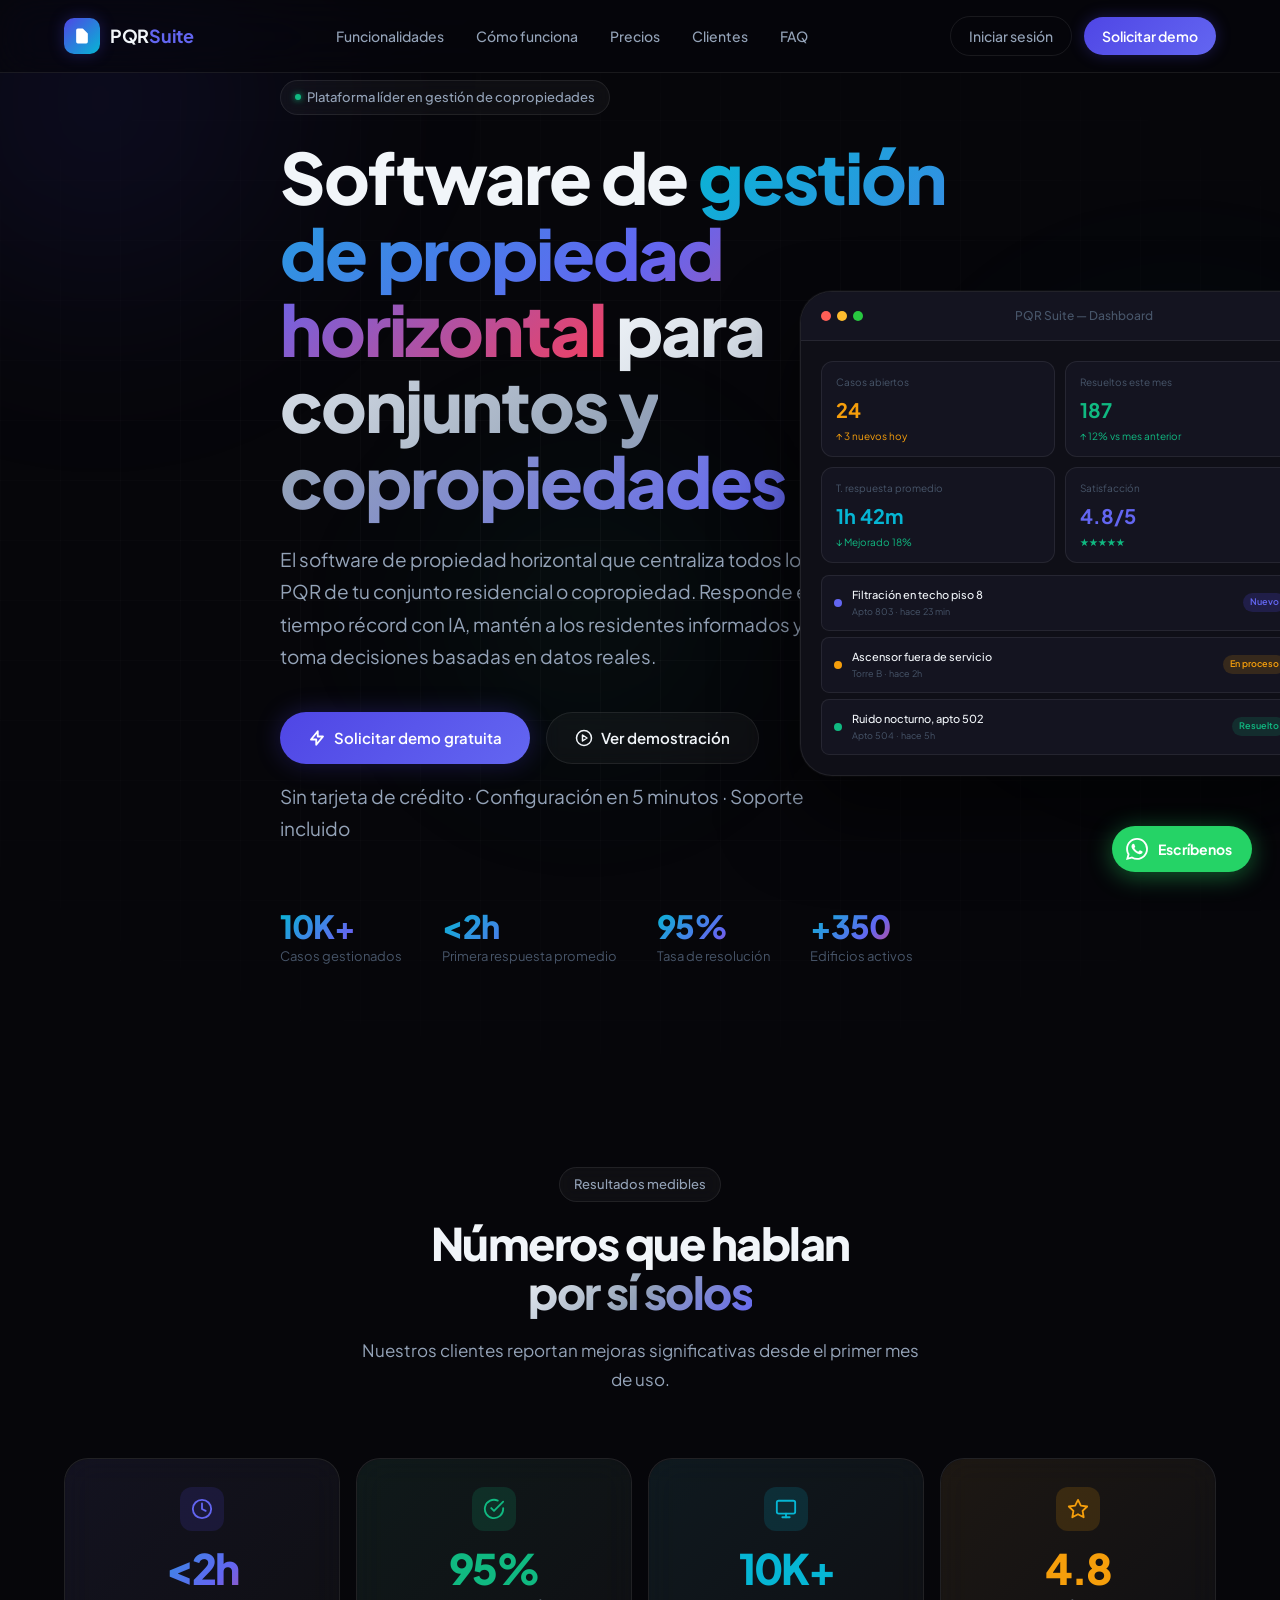
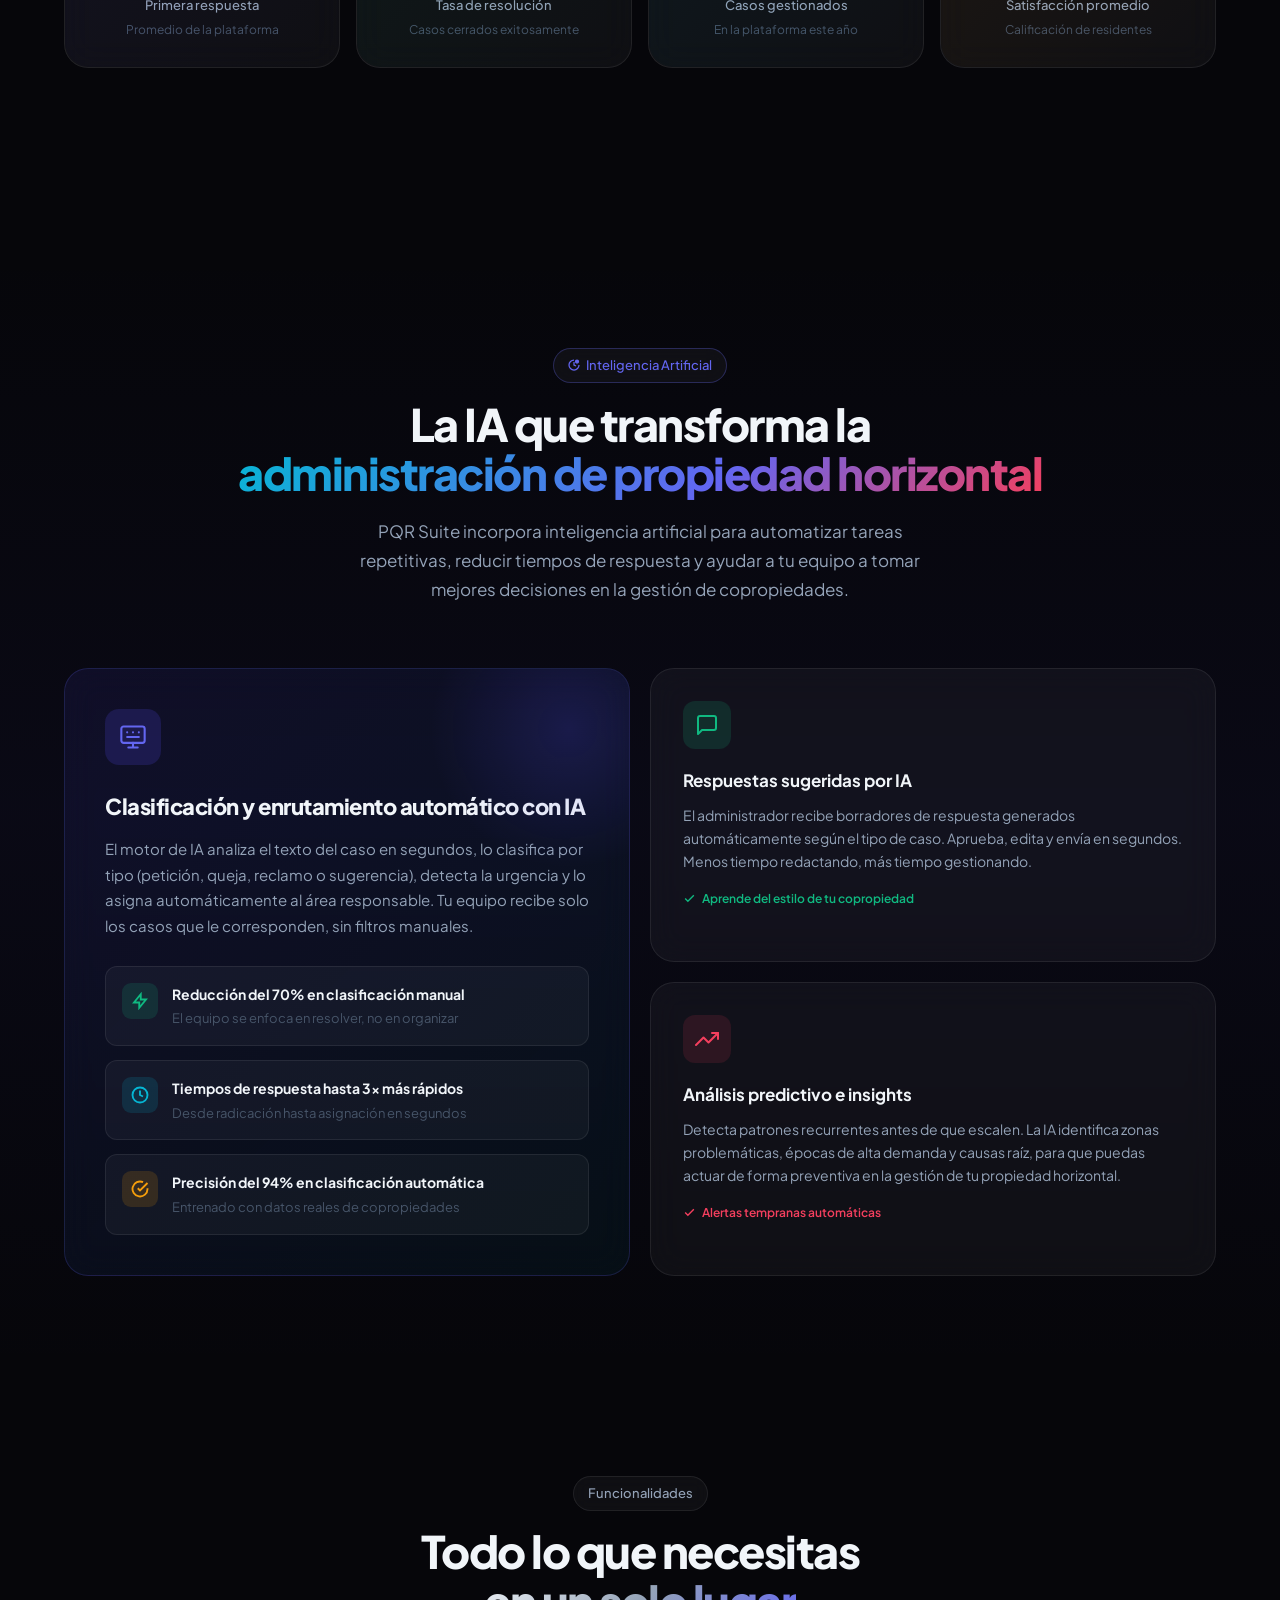
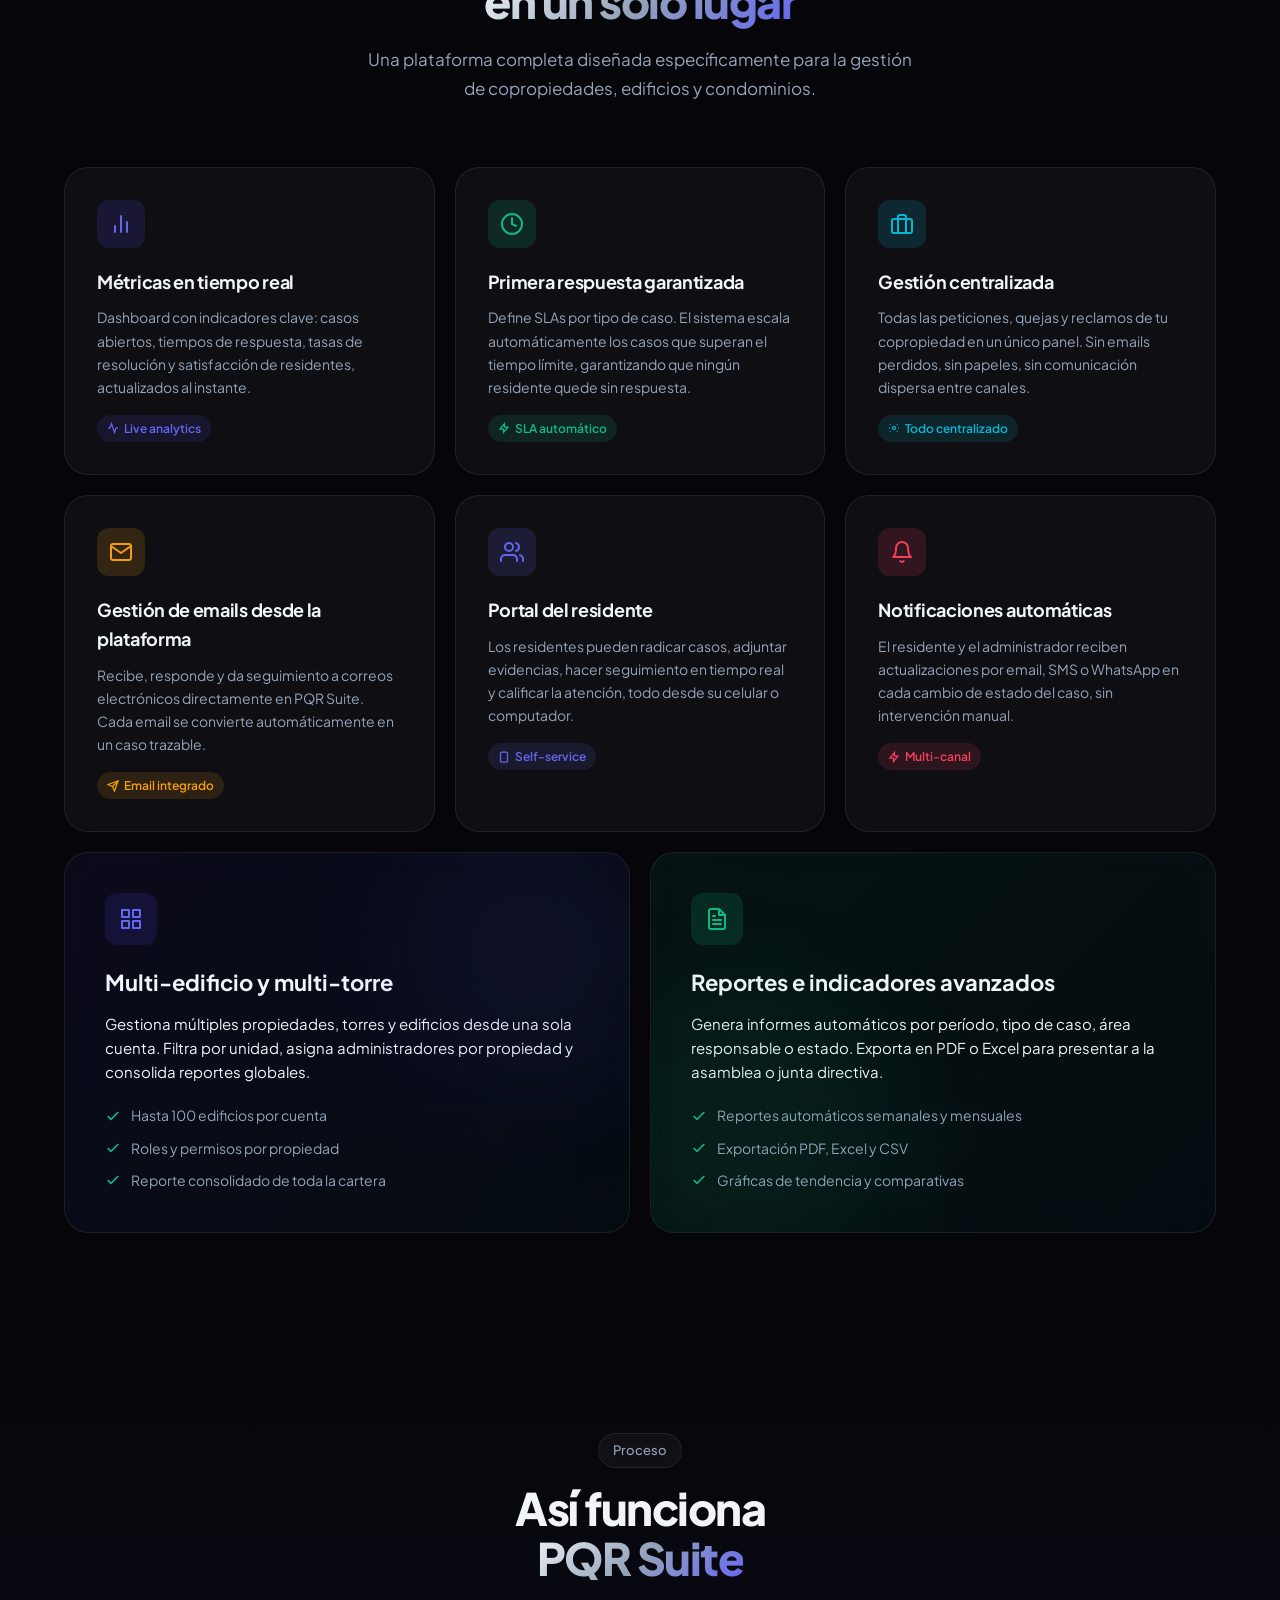
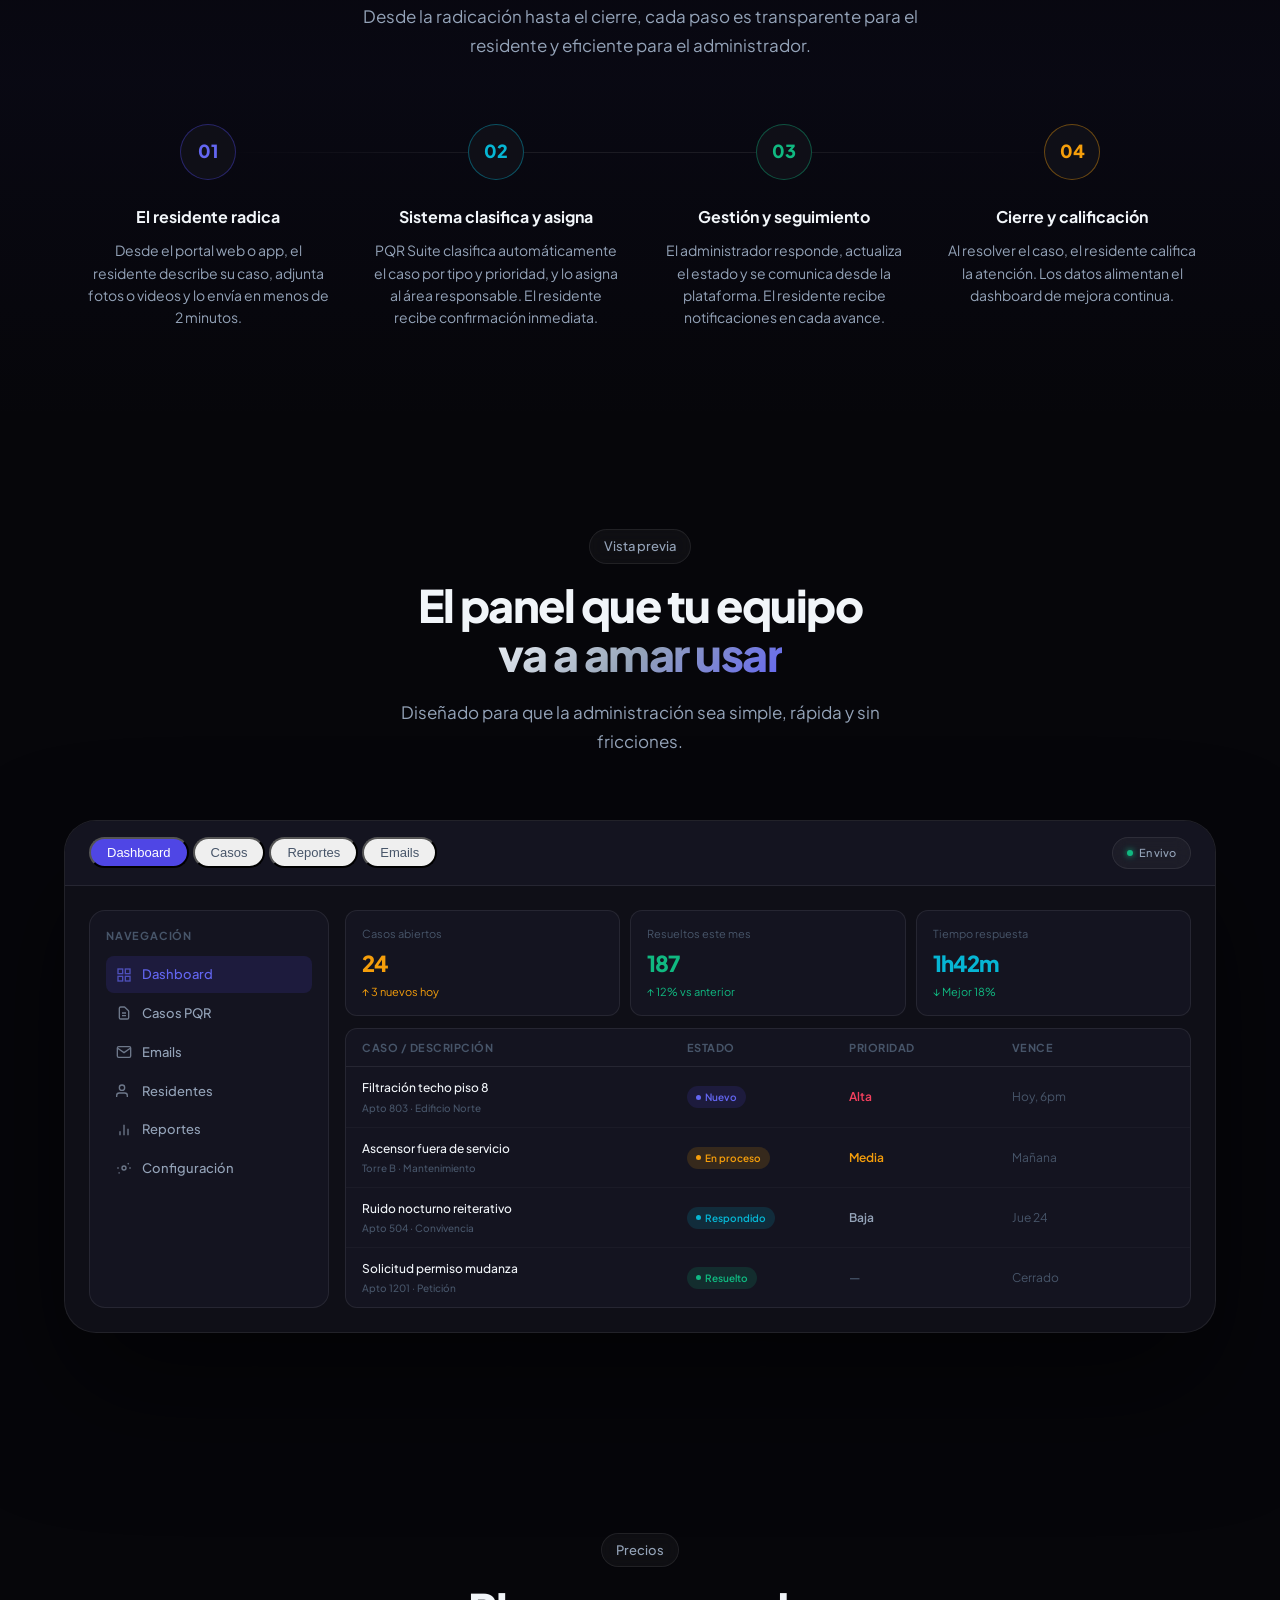
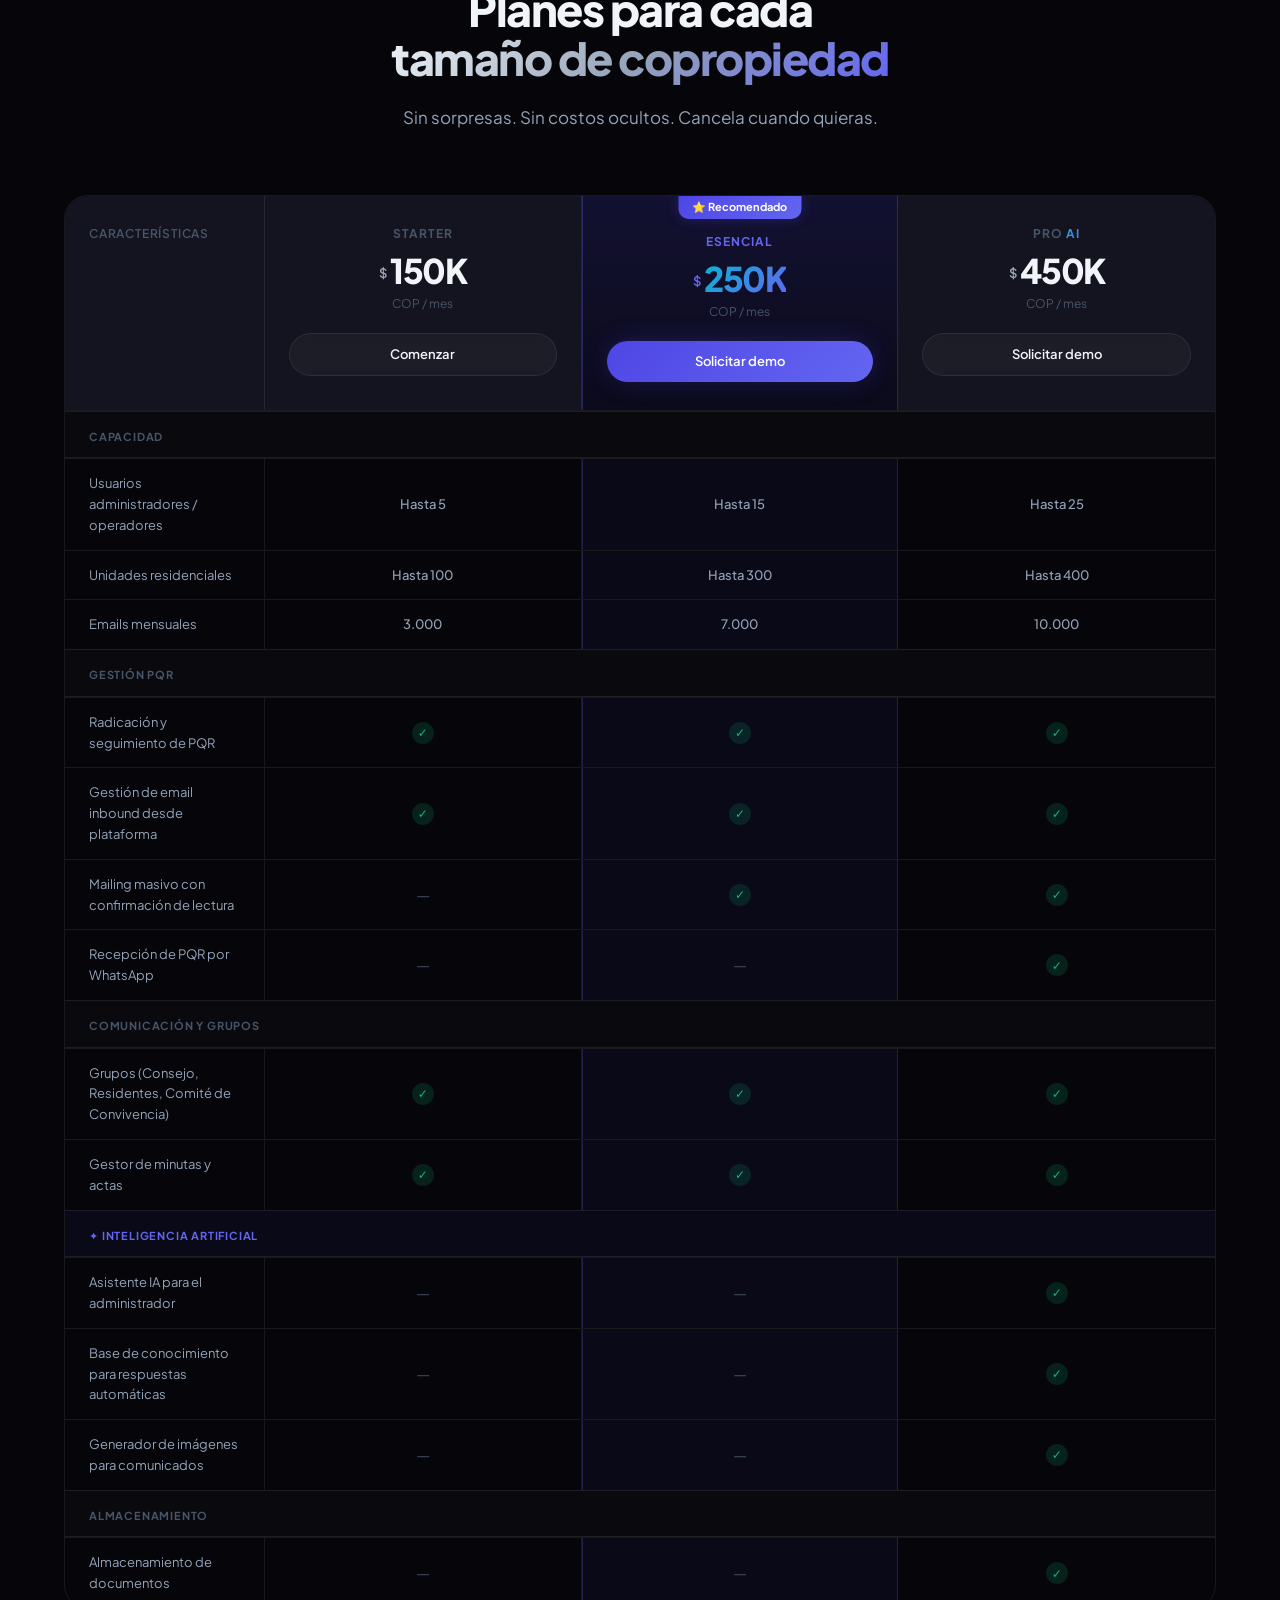
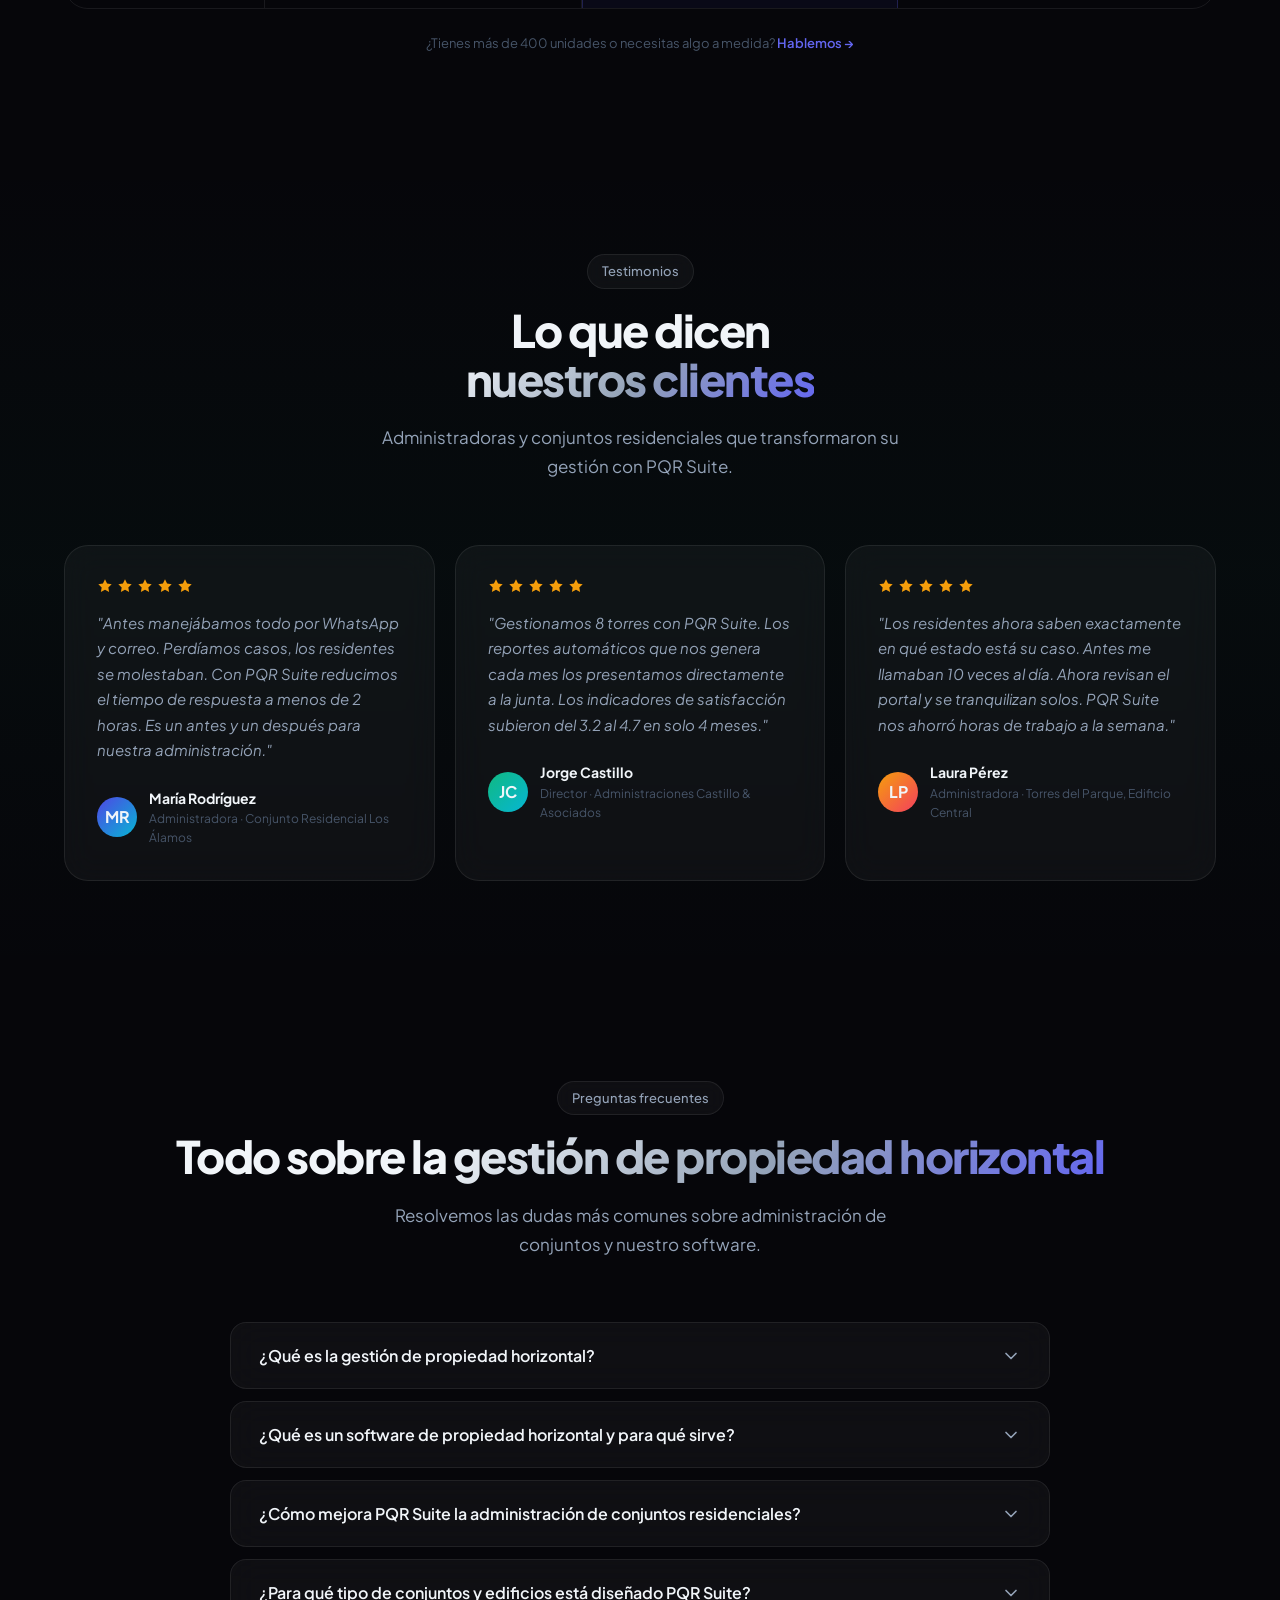
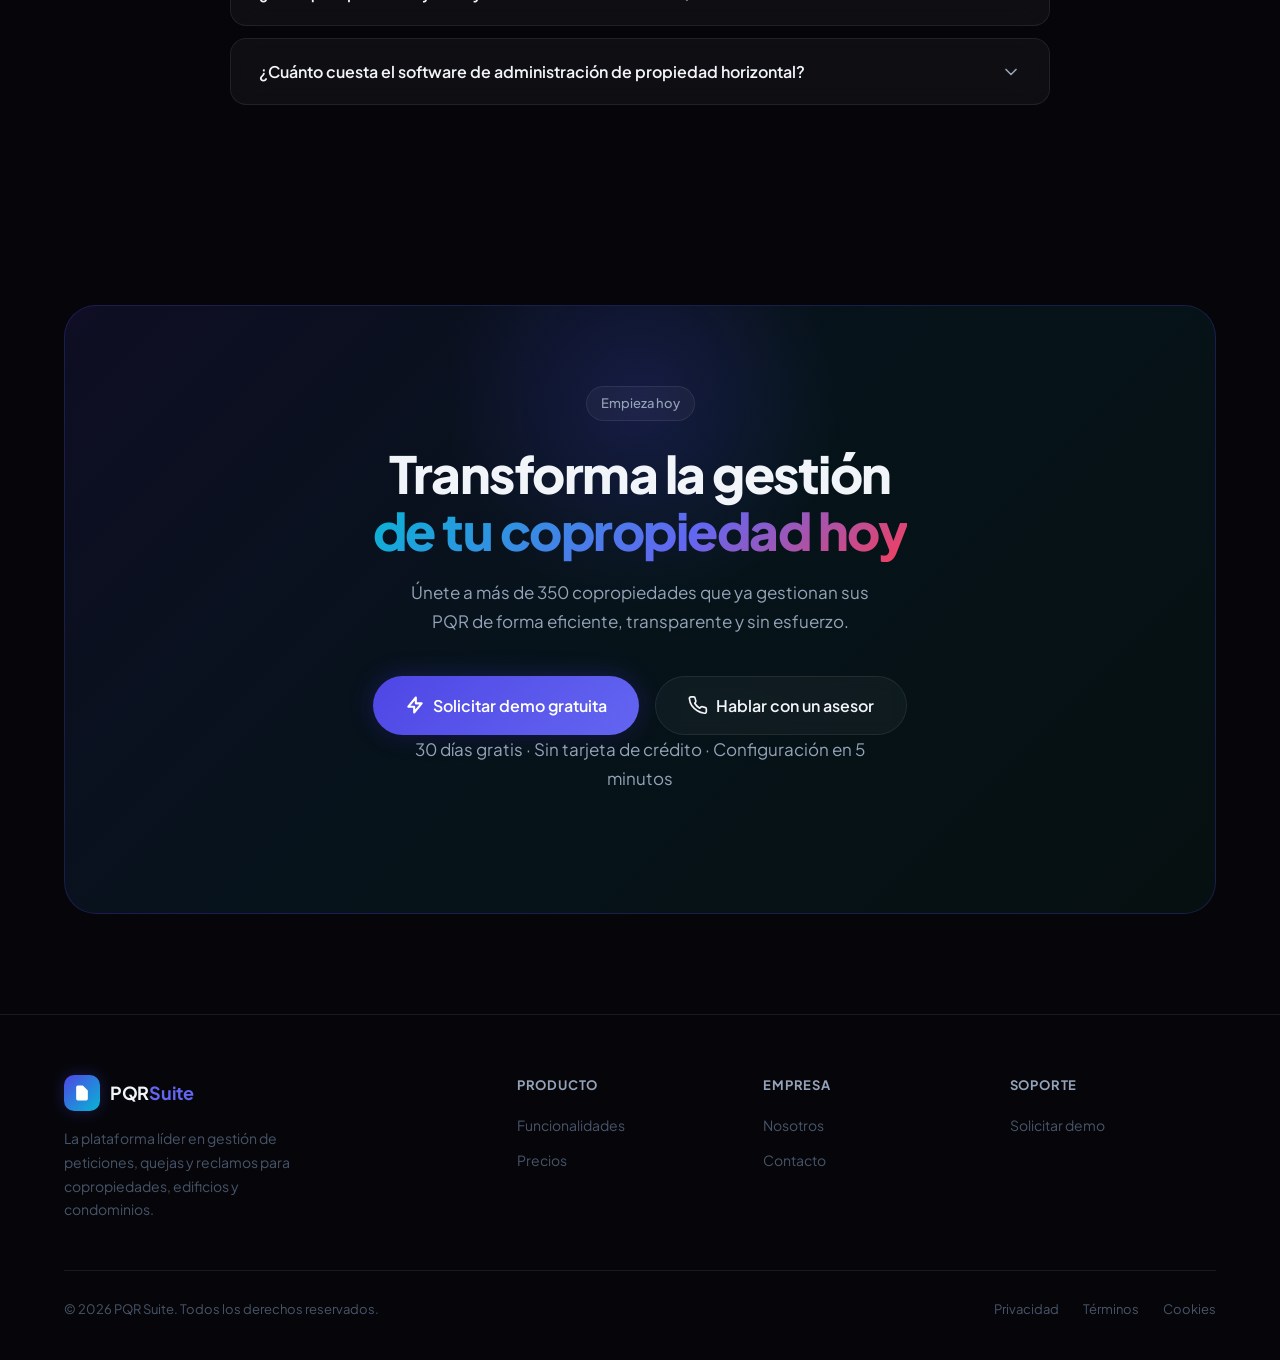
<file: index.html>
<!DOCTYPE html>
<html lang="es-CO">
<head>
  <meta charset="UTF-8" />
  <meta name="viewport" content="width=device-width, initial-scale=1.0" />
  <title>PQR Suite — Software para Gestión de Propiedad Horizontal</title>
  <meta name="description" content="Software de propiedad horizontal para administración de conjuntos. Gestiona PQR con IA, primera respuesta en menos de 2 horas. Prueba gratis 30 días.">
  <meta name="keywords" content="gestion de propiedad horizontal, software de propiedad horizontal, administracion de conjuntos, administracion de propiedad horizontal, software conjuntos residenciales, PQR copropiedades, peticiones quejas reclamos, administracion edificios, software administradora, gestion conjuntos residenciales, plataforma copropiedad, PQR inteligencia artificial, administracion conjunto residencial colombia">
  <meta name="robots" content="index, follow">
  <meta name="author" content="PQR Suite">
  <link rel="canonical" href="https://pqrsuite.com/">
  <link rel="icon" type="image/svg+xml" href="favicon.svg">
  <link rel="shortcut icon" href="favicon.svg">
  <link rel="apple-touch-icon" sizes="180x180" href="apple-touch-icon.png">
  <meta name="geo.region" content="CO">
  <meta name="geo.placename" content="Colombia">
  <meta name="language" content="es-CO">
  <link rel="alternate" hreflang="es-CO" href="https://pqrsuite.com/">

  <!-- Open Graph -->
  <meta property="og:type" content="website">
  <meta property="og:url" content="https://pqrsuite.com/">
  <meta property="og:title" content="PQR Suite — Software para Gestión de Propiedad Horizontal">
  <meta property="og:description" content="El software de propiedad horizontal para la gestión y administración de conjuntos residenciales. IA para clasificar PQR, primera respuesta en menos de 2 horas. Prueba gratis 30 días.">
  <meta property="og:image" content="https://pqrsuite.com/og-image.png">
  <meta property="og:locale" content="es_CO">
  <meta property="og:site_name" content="PQR Suite">

  <!-- Twitter Card -->
  <meta name="twitter:card" content="summary_large_image">
  <meta name="twitter:title" content="PQR Suite — Software para Gestión de Propiedad Horizontal">
  <meta name="twitter:description" content="Software de propiedad horizontal para la administración de conjuntos. IA para clasificar PQR, respuesta en &lt;2h y métricas en tiempo real.">
  <meta name="twitter:image" content="https://pqrsuite.com/og-image.png">

  <!-- Schema.org structured data -->
  <script type="application/ld+json">
  {
    "@context": "https://schema.org",
    "@type": "SoftwareApplication",
    "name": "PQR Suite",
    "applicationCategory": "BusinessApplication",
    "applicationSubCategory": "Software de gestión de propiedad horizontal",
    "operatingSystem": "Web",
    "description": "Software de gestión de propiedad horizontal para administración de conjuntos residenciales, edificios y copropiedades. Gestiona peticiones, quejas y reclamos con inteligencia artificial.",
    "url": "https://pqrsuite.com",
    "inLanguage": "es",
    "keywords": "gestión de propiedad horizontal, software de propiedad horizontal, administración de conjuntos, PQR copropiedades",
    "offers": {
      "@type": "AggregateOffer",
      "lowPrice": "99",
      "highPrice": "249",
      "priceCurrency": "USD",
      "offerCount": "3"
    },
    "aggregateRating": {
      "@type": "AggregateRating",
      "ratingValue": "4.8",
      "reviewCount": "350",
      "bestRating": "5"
    },
    "featureList": [
      "Gestión de propiedad horizontal con IA",
      "Administración de conjuntos residenciales",
      "Software de propiedad horizontal en la nube",
      "Portal del residente",
      "Notificaciones automáticas",
      "Reportes y analítica avanzada",
      "Multi-edificio y multi-torre"
    ]
  }
  </script>
  <script type="application/ld+json">
  {
    "@context": "https://schema.org",
    "@type": "Organization",
    "name": "PQR Suite",
    "url": "https://pqrsuite.com",
    "logo": "https://pqrsuite.com/favicon.svg",
    "description": "Empresa de software especializada en gestión de propiedad horizontal y administración de conjuntos residenciales en Colombia.",
    "areaServed": "CO",
    "contactPoint": {
      "@type": "ContactPoint",
      "telephone": "+573145678786",
      "contactType": "sales",
      "availableLanguage": "Spanish"
    }
  }
  </script>
  <script type="application/ld+json">
  {
    "@context": "https://schema.org",
    "@type": "FAQPage",
    "mainEntity": [
      {
        "@type": "Question",
        "name": "¿Qué es la gestión de propiedad horizontal?",
        "acceptedAnswer": {
          "@type": "Answer",
          "text": "La gestión de propiedad horizontal es el conjunto de procesos administrativos para manejar copropiedades, conjuntos residenciales y edificios bajo el régimen de propiedad horizontal. Incluye la atención de peticiones, quejas y reclamos (PQR), la comunicación con residentes, el seguimiento de casos y la generación de reportes para la junta directiva o asamblea. PQR Suite digitaliza y automatiza toda esta gestión con inteligencia artificial."
        }
      },
      {
        "@type": "Question",
        "name": "¿Qué es un software de propiedad horizontal?",
        "acceptedAnswer": {
          "@type": "Answer",
          "text": "Un software de propiedad horizontal es una plataforma digital que permite a los administradores de conjuntos, edificios y copropiedades gestionar de forma centralizada las peticiones, quejas y reclamos de los residentes, los procesos internos y la comunicación. PQR Suite es el software de propiedad horizontal más completo, con IA integrada, portal del residente y métricas en tiempo real."
        }
      },
      {
        "@type": "Question",
        "name": "¿Cómo mejora PQR Suite la administración de conjuntos residenciales?",
        "acceptedAnswer": {
          "@type": "Answer",
          "text": "PQR Suite optimiza la administración de conjuntos residenciales al centralizar todos los PQR en una sola plataforma. La IA clasifica y enruta automáticamente cada caso, garantizando una primera respuesta en menos de 2 horas. Los residentes hacen seguimiento en tiempo real desde el portal, y los administradores generan reportes automáticos para presentar a la junta directiva."
        }
      },
      {
        "@type": "Question",
        "name": "¿Para qué tipo de conjuntos y edificios está diseñado PQR Suite?",
        "acceptedAnswer": {
          "@type": "Answer",
          "text": "PQR Suite está diseñado para todo tipo de propiedad horizontal en Colombia: conjuntos residenciales de apartamentos o casas, edificios de oficinas, condominios, unidades de uso mixto y copropiedades multi-torre. Se adapta desde conjuntos pequeños de 30 unidades hasta grandes propiedades con más de 400 unidades, con planes específicos para cada tamaño."
        }
      },
      {
        "@type": "Question",
        "name": "¿Cuánto cuesta el software de administración de propiedad horizontal PQR Suite?",
        "acceptedAnswer": {
          "@type": "Answer",
          "text": "PQR Suite ofrece tres planes: Starter desde USD 99/mes para conjuntos de hasta 80 unidades, Pro desde USD 149/mes hasta 200 unidades, y Business desde USD 249/mes para grandes conjuntos. Todos incluyen 30 días de prueba gratuita sin necesidad de tarjeta de crédito."
        }
      }
    ]
  }
  </script>
  <!-- Google tag (gtag.js) -->
  <script async src="https://www.googletagmanager.com/gtag/js?id=G-RET8SDQNM5"></script>
  <script>
    window.dataLayer = window.dataLayer || [];
    function gtag(){dataLayer.push(arguments);}
    gtag('js', new Date());
    gtag('config', 'G-RET8SDQNM5');
  </script>

  <link rel="preconnect" href="https://fonts.googleapis.com" />
  <link rel="preconnect" href="https://fonts.gstatic.com" crossorigin />
  <link href="https://fonts.googleapis.com/css2?family=Plus+Jakarta+Sans:wght@300;400;500;600;700;800&display=swap" rel="stylesheet" />
  <link rel="stylesheet" href="styles.css">
</head>
<body>

<!-- Ambient blobs -->
<div class="blobs" aria-hidden="true">
  <div class="blob blob-1"></div>
  <div class="blob blob-2"></div>
  <div class="blob blob-3"></div>
</div>

<!-- Mobile menu -->
<div class="mobile-menu" id="mobileMenu" role="dialog" aria-label="Menú de navegación">
  <button class="mobile-menu-close" onclick="closeMobileMenu()" aria-label="Cerrar menú">✕</button>
  <a href="#features" onclick="closeMobileMenu()">Funcionalidades</a>
  <a href="#how-it-works" onclick="closeMobileMenu()">Cómo funciona</a>
  <a href="#pricing" onclick="closeMobileMenu()">Precios</a>
  <a href="#testimonials" onclick="closeMobileMenu()">Clientes</a>
  <a href="#cta" class="btn-primary" onclick="closeMobileMenu()" style="margin-top:8px">Solicitar demo</a>
</div>

<!-- Navbar -->
<nav role="navigation" aria-label="Navegación principal">
  <div class="container nav-inner">
    <a href="#" class="logo" aria-label="PQR Suite inicio">
      <div class="logo-icon" aria-hidden="true">
        <svg viewBox="0 0 24 24" xmlns="http://www.w3.org/2000/svg"><path d="M9 12h6m-6 4h6m2 5H7a2 2 0 01-2-2V5a2 2 0 012-2h5.586a1 1 0 01.707.293l5.414 5.414a1 1 0 01.293.707V19a2 2 0 01-2 2z"/></svg>
      </div>
      <span class="logo-name">PQR<span>Suite</span></span>
    </a>
    <ul class="nav-links" role="list">
      <li><a href="#features">Funcionalidades</a></li>
      <li><a href="#how-it-works">Cómo funciona</a></li>
      <li><a href="#pricing">Precios</a></li>
      <li><a href="#testimonials">Clientes</a></li>
      <li><a href="#faq">FAQ</a></li>
    </ul>
    <div class="nav-actions">
      <a href="https://app.pqrsuite.com" target="_blank" rel="noopener noreferrer" class="btn-nav-ghost">Iniciar sesión</a>
      <a href="#cta" class="btn-nav-cta">Solicitar demo</a>
    </div>
    <button class="hamburger" onclick="openMobileMenu()" aria-label="Abrir menú" aria-expanded="false" id="hamburgerBtn">
      <span></span><span></span><span></span>
    </button>
  </div>
</nav>

<!-- ═══════════════════ HERO ═══════════════════ -->
<header class="hero section" id="hero">
  <div class="hero-grid" aria-hidden="true"></div>
  <div class="container">
    <div class="hero-content fade-up">
      <div class="hero-badge">
        <span class="badge">
          <span class="dot" aria-hidden="true"></span>
          Plataforma líder en gestión de copropiedades
        </span>
      </div>

      <h1>
        Software de <span class="gradient-text-accent">gestión de propiedad<br>horizontal</span>
        <span class="gradient-text">para conjuntos y copropiedades</span>
      </h1>

      <p>
        El software de propiedad horizontal que centraliza todos los PQR de tu conjunto residencial o copropiedad.
        Responde en tiempo récord con IA, mantén a los residentes informados y toma decisiones basadas en datos reales.
      </p>

      <div class="hero-cta">
        <a href="https://wa.me/573145678786?text=Hola%2C%20me%20interesa%20conocer%20m%C3%A1s%20sobre%20PQR%20Suite" target="_blank" rel="noopener noreferrer" class="btn-primary" onclick="gtag('event','whatsapp_click',{event_category:'engagement',event_label:'hero_demo_btn'})">
          <svg width="18" height="18" viewBox="0 0 24 24" fill="none" stroke="currentColor" stroke-width="2.5" stroke-linecap="round" stroke-linejoin="round" aria-hidden="true"><path d="M13 10V3L4 14h7v7l9-11h-7z"/></svg>
          Solicitar demo gratuita
        </a>
        <a href="#features" class="btn-secondary">
          <svg width="18" height="18" viewBox="0 0 24 24" fill="none" stroke="currentColor" stroke-width="2" stroke-linecap="round" stroke-linejoin="round" aria-hidden="true"><circle cx="12" cy="12" r="10"/><polygon points="10 8 16 12 10 16 10 8"/></svg>
          Ver demostración
        </a>
      </div>

      <p class="hero-cta-note">Sin tarjeta de crédito · Configuración en 5 minutos · Soporte incluido</p>

      <div class="hero-stats" role="list" aria-label="Estadísticas de la plataforma">
        <div class="hero-stat-item" role="listitem">
          <div class="hero-stat-number gradient-text-accent">+10K</div>
          <div class="hero-stat-label">Casos gestionados</div>
        </div>
        <div class="hero-stat-item" role="listitem">
          <div class="hero-stat-number gradient-text-accent">&lt;2h</div>
          <div class="hero-stat-label">Primera respuesta promedio</div>
        </div>
        <div class="hero-stat-item" role="listitem">
          <div class="hero-stat-number gradient-text-accent">95%</div>
          <div class="hero-stat-label">Tasa de resolución</div>
        </div>
        <div class="hero-stat-item" role="listitem">
          <div class="hero-stat-number gradient-text-accent">+350</div>
          <div class="hero-stat-label">Edificios activos</div>
        </div>
      </div>
    </div>

    <!-- Dashboard visual -->
    <div class="hero-visual" aria-hidden="true">
      <div class="dashboard-mockup">
        <div class="mockup-bar">
          <div class="mockup-dot"></div>
          <div class="mockup-dot"></div>
          <div class="mockup-dot"></div>
          <span class="mockup-title">PQR Suite — Dashboard</span>
        </div>
        <div class="mockup-body">
          <div class="mockup-grid">
            <div class="mockup-metric">
              <div class="mockup-metric-label">Casos abiertos</div>
              <div class="mockup-metric-value color-amber">24</div>
              <div class="mockup-metric-trend color-amber">↑ 3 nuevos hoy</div>
            </div>
            <div class="mockup-metric">
              <div class="mockup-metric-label">Resueltos este mes</div>
              <div class="mockup-metric-value color-emerald">187</div>
              <div class="mockup-metric-trend color-emerald">↑ 12% vs mes anterior</div>
            </div>
            <div class="mockup-metric">
              <div class="mockup-metric-label">T. respuesta promedio</div>
              <div class="mockup-metric-value color-cyan">1h 42m</div>
              <div class="mockup-metric-trend color-emerald">↓ Mejorado 18%</div>
            </div>
            <div class="mockup-metric">
              <div class="mockup-metric-label">Satisfacción</div>
              <div class="mockup-metric-value color-accent">4.8/5</div>
              <div class="mockup-metric-trend color-emerald">★★★★★</div>
            </div>
          </div>
          <div class="mockup-cases">
            <div class="mockup-case">
              <div class="mockup-case-dot" style="background:var(--accent-light)"></div>
              <div class="mockup-case-info">
                <div class="mockup-case-title">Filtración en techo piso 8</div>
                <div class="mockup-case-meta">Apto 803 · hace 23 min</div>
              </div>
              <span class="mockup-case-badge badge-new">Nuevo</span>
            </div>
            <div class="mockup-case">
              <div class="mockup-case-dot" style="background:var(--amber)"></div>
              <div class="mockup-case-info">
                <div class="mockup-case-title">Ascensor fuera de servicio</div>
                <div class="mockup-case-meta">Torre B · hace 2h</div>
              </div>
              <span class="mockup-case-badge badge-open">En proceso</span>
            </div>
            <div class="mockup-case">
              <div class="mockup-case-dot" style="background:var(--emerald)"></div>
              <div class="mockup-case-info">
                <div class="mockup-case-title">Ruido nocturno, apto 502</div>
                <div class="mockup-case-meta">Apto 504 · hace 5h</div>
              </div>
              <span class="mockup-case-badge badge-resolved">Resuelto</span>
            </div>
          </div>
        </div>
      </div>
    </div>
  </div>
</header>


<!-- ═══════════════════ METRICS ═══════════════════ -->
<section class="section" id="metrics" aria-labelledby="metrics-heading">
  <div class="container">
    <div class="section-header fade-up">
      <span class="badge">Resultados medibles</span>
      <h2 id="metrics-heading">Números que hablan<br><span class="gradient-text">por sí solos</span></h2>
      <p>Nuestros clientes reportan mejoras significativas desde el primer mes de uso.</p>
    </div>

    <div class="metrics-grid" role="list">
      <div class="glass-card metric-card fade-up" style="--glow-color:var(--accent)" role="listitem">
        <div class="metric-icon" style="background:rgba(79,70,229,0.15)" aria-hidden="true">
          <svg viewBox="0 0 24 24" fill="none" stroke="var(--accent-light)" stroke-width="2" stroke-linecap="round" stroke-linejoin="round"><circle cx="12" cy="12" r="10"/><polyline points="12 6 12 12 16 14"/></svg>
        </div>
        <div class="metric-number gradient-text-accent">&lt;2h</div>
        <div class="metric-label">Primera respuesta</div>
        <div class="metric-sublabel">Promedio de la plataforma</div>
      </div>

      <div class="glass-card metric-card fade-up" style="--glow-color:var(--emerald)" role="listitem">
        <div class="metric-icon" style="background:rgba(16,185,129,0.15)" aria-hidden="true">
          <svg viewBox="0 0 24 24" fill="none" stroke="var(--emerald)" stroke-width="2" stroke-linecap="round" stroke-linejoin="round"><path d="M22 11.08V12a10 10 0 1 1-5.93-9.14"/><polyline points="22 4 12 14.01 9 11.01"/></svg>
        </div>
        <div class="metric-number" style="color:var(--emerald)">95%</div>
        <div class="metric-label">Tasa de resolución</div>
        <div class="metric-sublabel">Casos cerrados exitosamente</div>
      </div>

      <div class="glass-card metric-card fade-up" style="--glow-color:var(--cyan)" role="listitem">
        <div class="metric-icon" style="background:rgba(6,182,212,0.15)" aria-hidden="true">
          <svg viewBox="0 0 24 24" fill="none" stroke="var(--cyan)" stroke-width="2" stroke-linecap="round" stroke-linejoin="round"><rect x="2" y="3" width="20" height="14" rx="2" ry="2"/><line x1="8" y1="21" x2="16" y2="21"/><line x1="12" y1="17" x2="12" y2="21"/></svg>
        </div>
        <div class="metric-number" style="color:var(--cyan)">+10K</div>
        <div class="metric-label">Casos gestionados</div>
        <div class="metric-sublabel">En la plataforma este año</div>
      </div>

      <div class="glass-card metric-card fade-up" style="--glow-color:var(--amber)" role="listitem">
        <div class="metric-icon" style="background:rgba(245,158,11,0.15)" aria-hidden="true">
          <svg viewBox="0 0 24 24" fill="none" stroke="var(--amber)" stroke-width="2" stroke-linecap="round" stroke-linejoin="round"><polygon points="12 2 15.09 8.26 22 9.27 17 14.14 18.18 21.02 12 17.77 5.82 21.02 7 14.14 2 9.27 8.91 8.26 12 2"/></svg>
        </div>
        <div class="metric-number" style="color:var(--amber)">4.8</div>
        <div class="metric-label">Satisfacción promedio</div>
        <div class="metric-sublabel">Calificación de residentes</div>
      </div>
    </div>
  </div>
</section>

<!-- ═══════════════════ AI SECTION ═══════════════════ -->
<section class="section" id="ia" style="background:linear-gradient(180deg,transparent 0%,rgba(79,70,229,0.05) 50%,transparent 100%)" aria-labelledby="ai-heading">
  <div class="container">
    <div class="section-header fade-up">
      <span class="badge" style="border-color:rgba(99,102,241,0.3);color:var(--accent-light)">
        <svg width="12" height="12" viewBox="0 0 24 24" fill="none" stroke="currentColor" stroke-width="2.5" aria-hidden="true"><path d="M12 2a10 10 0 1 0 10 10"/><path d="M12 6v6l4 2"/><circle cx="18" cy="5" r="3" fill="currentColor"/></svg>
        Inteligencia Artificial
      </span>
      <h2 id="ai-heading">La IA que transforma la<br><span class="gradient-text-accent">administración de propiedad horizontal</span></h2>
      <p>PQR Suite incorpora inteligencia artificial para automatizar tareas repetitivas, reducir tiempos de respuesta y ayudar a tu equipo a tomar mejores decisiones en la gestión de copropiedades.</p>
    </div>

    <div style="display:grid;grid-template-columns:1fr 1fr;gap:20px" class="ai-grid">

      <!-- Left column: large card -->
      <div class="glass-card fade-up" style="padding:40px;position:relative;overflow:hidden;background:linear-gradient(135deg,rgba(79,70,229,0.1) 0%,rgba(6,182,212,0.05) 100%);border-color:rgba(99,102,241,0.2);grid-row:span 2">
        <div style="position:absolute;top:-80px;right:-80px;width:280px;height:280px;border-radius:50%;background:radial-gradient(circle,rgba(79,70,229,0.2) 0%,transparent 70%);pointer-events:none" aria-hidden="true"></div>

        <div style="display:inline-flex;align-items:center;justify-content:center;width:56px;height:56px;border-radius:14px;background:rgba(79,70,229,0.2);margin-bottom:24px" aria-hidden="true">
          <svg width="28" height="28" viewBox="0 0 24 24" fill="none" stroke="var(--accent-light)" stroke-width="1.8" stroke-linecap="round" stroke-linejoin="round"><rect x="2" y="3" width="20" height="14" rx="2"/><path d="M8 21h8m-4-4v4"/><path d="M7 8h.01M12 8h.01M17 8h.01M7 12h10"/></svg>
        </div>

        <h3 style="font-size:22px;font-weight:800;letter-spacing:-0.5px;margin-bottom:12px">Clasificación y enrutamiento automático con IA</h3>
        <p style="font-size:15px;color:var(--text-secondary);line-height:1.7;margin-bottom:28px">
          El motor de IA analiza el texto del caso en segundos, lo clasifica por tipo (petición, queja, reclamo o sugerencia), detecta la urgencia y lo asigna automáticamente al área responsable. Tu equipo recibe solo los casos que le corresponden, sin filtros manuales.
        </p>

        <div style="display:flex;flex-direction:column;gap:14px">
          <div style="display:flex;align-items:flex-start;gap:14px;padding:16px;background:rgba(255,255,255,0.04);border:1px solid var(--glass-border);border-radius:12px">
            <div style="width:36px;height:36px;border-radius:9px;background:rgba(16,185,129,0.15);display:flex;align-items:center;justify-content:center;flex-shrink:0" aria-hidden="true">
              <svg width="18" height="18" viewBox="0 0 24 24" fill="none" stroke="var(--emerald)" stroke-width="2.5"><path d="M13 10V3L4 14h7v7l9-11h-7z"/></svg>
            </div>
            <div>
              <div style="font-size:14px;font-weight:700;margin-bottom:3px">Reducción del 70% en clasificación manual</div>
              <div style="font-size:13px;color:var(--text-muted)">El equipo se enfoca en resolver, no en organizar</div>
            </div>
          </div>
          <div style="display:flex;align-items:flex-start;gap:14px;padding:16px;background:rgba(255,255,255,0.04);border:1px solid var(--glass-border);border-radius:12px">
            <div style="width:36px;height:36px;border-radius:9px;background:rgba(6,182,212,0.15);display:flex;align-items:center;justify-content:center;flex-shrink:0" aria-hidden="true">
              <svg width="18" height="18" viewBox="0 0 24 24" fill="none" stroke="var(--cyan)" stroke-width="2.5"><circle cx="12" cy="12" r="10"/><polyline points="12 6 12 12 16 14"/></svg>
            </div>
            <div>
              <div style="font-size:14px;font-weight:700;margin-bottom:3px">Tiempos de respuesta hasta 3× más rápidos</div>
              <div style="font-size:13px;color:var(--text-muted)">Desde radicación hasta asignación en segundos</div>
            </div>
          </div>
          <div style="display:flex;align-items:flex-start;gap:14px;padding:16px;background:rgba(255,255,255,0.04);border:1px solid var(--glass-border);border-radius:12px">
            <div style="width:36px;height:36px;border-radius:9px;background:rgba(245,158,11,0.15);display:flex;align-items:center;justify-content:center;flex-shrink:0" aria-hidden="true">
              <svg width="18" height="18" viewBox="0 0 24 24" fill="none" stroke="var(--amber)" stroke-width="2.5"><path d="M22 11.08V12a10 10 0 1 1-5.93-9.14"/><polyline points="22 4 12 14.01 9 11.01"/></svg>
            </div>
            <div>
              <div style="font-size:14px;font-weight:700;margin-bottom:3px">Precisión del 94% en clasificación automática</div>
              <div style="font-size:13px;color:var(--text-muted)">Entrenado con datos reales de copropiedades</div>
            </div>
          </div>
        </div>
      </div>

      <!-- Right column: 2 small cards -->
      <div class="glass-card fade-up" style="padding:32px">
        <div style="display:inline-flex;align-items:center;justify-content:center;width:48px;height:48px;border-radius:12px;background:rgba(16,185,129,0.15);margin-bottom:18px" aria-hidden="true">
          <svg width="24" height="24" viewBox="0 0 24 24" fill="none" stroke="var(--emerald)" stroke-width="2" stroke-linecap="round" stroke-linejoin="round"><path d="M21 15a2 2 0 0 1-2 2H7l-4 4V5a2 2 0 0 1 2-2h14a2 2 0 0 1 2 2z"/></svg>
        </div>
        <h3 style="font-size:17px;font-weight:700;margin-bottom:10px">Respuestas sugeridas por IA</h3>
        <p style="font-size:14px;color:var(--text-secondary);line-height:1.65">
          El administrador recibe borradores de respuesta generados automáticamente según el tipo de caso. Aprueba, edita y envía en segundos. Menos tiempo redactando, más tiempo gestionando.
        </p>
        <div style="margin-top:16px;display:inline-flex;align-items:center;gap:6px;font-size:12px;font-weight:600;color:var(--emerald)">
          <svg width="13" height="13" viewBox="0 0 24 24" fill="none" stroke="currentColor" stroke-width="2.5" aria-hidden="true"><polyline points="20 6 9 17 4 12"/></svg>
          Aprende del estilo de tu copropiedad
        </div>
      </div>

      <div class="glass-card fade-up" style="padding:32px">
        <div style="display:inline-flex;align-items:center;justify-content:center;width:48px;height:48px;border-radius:12px;background:rgba(244,63,94,0.12);margin-bottom:18px" aria-hidden="true">
          <svg width="24" height="24" viewBox="0 0 24 24" fill="none" stroke="var(--rose)" stroke-width="2" stroke-linecap="round" stroke-linejoin="round"><polyline points="23 6 13.5 15.5 8.5 10.5 1 18"/><polyline points="17 6 23 6 23 12"/></svg>
        </div>
        <h3 style="font-size:17px;font-weight:700;margin-bottom:10px">Análisis predictivo e insights</h3>
        <p style="font-size:14px;color:var(--text-secondary);line-height:1.65">
          Detecta patrones recurrentes antes de que escalen. La IA identifica zonas problemáticas, épocas de alta demanda y causas raíz, para que puedas actuar de forma preventiva en la gestión de tu propiedad horizontal.
        </p>
        <div style="margin-top:16px;display:inline-flex;align-items:center;gap:6px;font-size:12px;font-weight:600;color:var(--rose)">
          <svg width="13" height="13" viewBox="0 0 24 24" fill="none" stroke="currentColor" stroke-width="2.5" aria-hidden="true"><polyline points="20 6 9 17 4 12"/></svg>
          Alertas tempranas automáticas
        </div>
      </div>

    </div>
  </div>
</section>

<!-- ═══════════════════ FEATURES ═══════════════════ -->
<section class="section" id="features" aria-labelledby="features-heading">
  <div class="container">
    <div class="section-header fade-up">
      <span class="badge">Funcionalidades</span>
      <h2 id="features-heading">Todo lo que necesitas<br><span class="gradient-text">en un solo lugar</span></h2>
      <p>Una plataforma completa diseñada específicamente para la gestión de copropiedades, edificios y condominios.</p>
    </div>

    <div class="features-grid">
      <!-- Feature 1 -->
      <div class="glass-card feature-card fade-up">
        <div class="feature-icon" style="background:rgba(79,70,229,0.15)" aria-hidden="true">
          <svg viewBox="0 0 24 24" fill="none" stroke="var(--accent-light)" stroke-width="2" stroke-linecap="round" stroke-linejoin="round"><line x1="18" y1="20" x2="18" y2="10"/><line x1="12" y1="20" x2="12" y2="4"/><line x1="6" y1="20" x2="6" y2="14"/></svg>
        </div>
        <h3>Métricas en tiempo real</h3>
        <p>Dashboard con indicadores clave: casos abiertos, tiempos de respuesta, tasas de resolución y satisfacción de residentes, actualizados al instante.</p>
        <span class="feature-tag" style="background:rgba(79,70,229,0.12);color:var(--accent-light)">
          <svg width="12" height="12" viewBox="0 0 24 24" fill="none" stroke="currentColor" stroke-width="2.5" aria-hidden="true"><polyline points="22 12 18 12 15 21 9 3 6 12 2 12"/></svg>
          Live analytics
        </span>
      </div>

      <!-- Feature 2 -->
      <div class="glass-card feature-card fade-up">
        <div class="feature-icon" style="background:rgba(16,185,129,0.15)" aria-hidden="true">
          <svg viewBox="0 0 24 24" fill="none" stroke="var(--emerald)" stroke-width="2" stroke-linecap="round" stroke-linejoin="round"><circle cx="12" cy="12" r="10"/><polyline points="12 6 12 12 16 14"/></svg>
        </div>
        <h3>Primera respuesta garantizada</h3>
        <p>Define SLAs por tipo de caso. El sistema escala automáticamente los casos que superan el tiempo límite, garantizando que ningún residente quede sin respuesta.</p>
        <span class="feature-tag" style="background:rgba(16,185,129,0.12);color:var(--emerald)">
          <svg width="12" height="12" viewBox="0 0 24 24" fill="none" stroke="currentColor" stroke-width="2.5" aria-hidden="true"><path d="M13 10V3L4 14h7v7l9-11h-7z"/></svg>
          SLA automático
        </span>
      </div>

      <!-- Feature 3 -->
      <div class="glass-card feature-card fade-up">
        <div class="feature-icon" style="background:rgba(6,182,212,0.15)" aria-hidden="true">
          <svg viewBox="0 0 24 24" fill="none" stroke="var(--cyan)" stroke-width="2" stroke-linecap="round" stroke-linejoin="round"><rect x="2" y="7" width="20" height="14" rx="2" ry="2"/><path d="M16 21V5a2 2 0 0 0-2-2h-4a2 2 0 0 0-2 2v16"/></svg>
        </div>
        <h3>Gestión centralizada</h3>
        <p>Todas las peticiones, quejas y reclamos de tu copropiedad en un único panel. Sin emails perdidos, sin papeles, sin comunicación dispersa entre canales.</p>
        <span class="feature-tag" style="background:rgba(6,182,212,0.12);color:var(--cyan)">
          <svg width="12" height="12" viewBox="0 0 24 24" fill="none" stroke="currentColor" stroke-width="2.5" aria-hidden="true"><circle cx="12" cy="12" r="3"/><path d="M19.07 4.93l-1.41 1.41M5.34 18.66l-1.41 1.41M22 12h-2M4 12H2M19.07 19.07l-1.41-1.41M5.34 5.34L3.93 3.93"/></svg>
          Todo centralizado
        </span>
      </div>

      <!-- Feature 4 -->
      <div class="glass-card feature-card fade-up">
        <div class="feature-icon" style="background:rgba(245,158,11,0.15)" aria-hidden="true">
          <svg viewBox="0 0 24 24" fill="none" stroke="var(--amber)" stroke-width="2" stroke-linecap="round" stroke-linejoin="round"><path d="M4 4h16c1.1 0 2 .9 2 2v12c0 1.1-.9 2-2 2H4c-1.1 0-2-.9-2-2V6c0-1.1.9-2 2-2z"/><polyline points="22,6 12,13 2,6"/></svg>
        </div>
        <h3>Gestión de emails desde la plataforma</h3>
        <p>Recibe, responde y da seguimiento a correos electrónicos directamente en PQR Suite. Cada email se convierte automáticamente en un caso trazable.</p>
        <span class="feature-tag" style="background:rgba(245,158,11,0.12);color:var(--amber)">
          <svg width="12" height="12" viewBox="0 0 24 24" fill="none" stroke="currentColor" stroke-width="2.5" aria-hidden="true"><polyline points="22 2 11 13"/><polygon points="22 2 15 22 11 13 2 9 22 2"/></svg>
          Email integrado
        </span>
      </div>

      <!-- Feature 5 -->
      <div class="glass-card feature-card fade-up">
        <div class="feature-icon" style="background:rgba(99,102,241,0.15)" aria-hidden="true">
          <svg viewBox="0 0 24 24" fill="none" stroke="var(--accent-light)" stroke-width="2" stroke-linecap="round" stroke-linejoin="round"><path d="M17 21v-2a4 4 0 0 0-4-4H5a4 4 0 0 0-4 4v2"/><circle cx="9" cy="7" r="4"/><path d="M23 21v-2a4 4 0 0 0-3-3.87"/><path d="M16 3.13a4 4 0 0 1 0 7.75"/></svg>
        </div>
        <h3>Portal del residente</h3>
        <p>Los residentes pueden radicar casos, adjuntar evidencias, hacer seguimiento en tiempo real y calificar la atención, todo desde su celular o computador.</p>
        <span class="feature-tag" style="background:rgba(99,102,241,0.12);color:var(--accent-light)">
          <svg width="12" height="12" viewBox="0 0 24 24" fill="none" stroke="currentColor" stroke-width="2.5" aria-hidden="true"><rect x="5" y="2" width="14" height="20" rx="2" ry="2"/><line x1="12" y1="18" x2="12.01" y2="18"/></svg>
          Self-service
        </span>
      </div>

      <!-- Feature 6 -->
      <div class="glass-card feature-card fade-up">
        <div class="feature-icon" style="background:rgba(244,63,94,0.15)" aria-hidden="true">
          <svg viewBox="0 0 24 24" fill="none" stroke="var(--rose)" stroke-width="2" stroke-linecap="round" stroke-linejoin="round"><path d="M18 8A6 6 0 0 0 6 8c0 7-3 9-3 9h18s-3-2-3-9"/><path d="M13.73 21a2 2 0 0 1-3.46 0"/></svg>
        </div>
        <h3>Notificaciones automáticas</h3>
        <p>El residente y el administrador reciben actualizaciones por email, SMS o WhatsApp en cada cambio de estado del caso, sin intervención manual.</p>
        <span class="feature-tag" style="background:rgba(244,63,94,0.12);color:var(--rose)">
          <svg width="12" height="12" viewBox="0 0 24 24" fill="none" stroke="currentColor" stroke-width="2.5" aria-hidden="true"><path d="M13 10V3L4 14h7v7l9-11h-7z"/></svg>
          Multi-canal
        </span>
      </div>
    </div>

    <!-- Large feature cards -->
    <div class="features-highlight">
      <div class="glass-card feature-highlight-card fade-up" style="background:linear-gradient(135deg,rgba(79,70,229,0.08),rgba(6,182,212,0.04))">
        <div class="bg-glow" style="background:var(--accent);top:-50px;right:-50px" aria-hidden="true"></div>
        <div class="feature-icon" style="background:rgba(79,70,229,0.15);width:52px;height:52px" aria-hidden="true">
          <svg viewBox="0 0 24 24" fill="none" stroke="var(--accent-light)" stroke-width="2" stroke-linecap="round" stroke-linejoin="round" width="26" height="26"><rect x="3" y="3" width="7" height="7"/><rect x="14" y="3" width="7" height="7"/><rect x="14" y="14" width="7" height="7"/><rect x="3" y="14" width="7" height="7"/></svg>
        </div>
        <h3 style="font-size:22px;margin-bottom:12px">Multi-edificio y multi-torre</h3>
        <p style="font-size:15px">Gestiona múltiples propiedades, torres y edificios desde una sola cuenta. Filtra por unidad, asigna administradores por propiedad y consolida reportes globales.</p>
        <ul style="list-style:none;margin-top:20px;display:flex;flex-direction:column;gap:10px">
          <li style="display:flex;align-items:center;gap:10px;font-size:14px;color:var(--text-secondary)">
            <svg width="16" height="16" viewBox="0 0 24 24" fill="none" stroke="var(--emerald)" stroke-width="2.5" aria-hidden="true"><polyline points="20 6 9 17 4 12"/></svg>
            Hasta 100 edificios por cuenta
          </li>
          <li style="display:flex;align-items:center;gap:10px;font-size:14px;color:var(--text-secondary)">
            <svg width="16" height="16" viewBox="0 0 24 24" fill="none" stroke="var(--emerald)" stroke-width="2.5" aria-hidden="true"><polyline points="20 6 9 17 4 12"/></svg>
            Roles y permisos por propiedad
          </li>
          <li style="display:flex;align-items:center;gap:10px;font-size:14px;color:var(--text-secondary)">
            <svg width="16" height="16" viewBox="0 0 24 24" fill="none" stroke="var(--emerald)" stroke-width="2.5" aria-hidden="true"><polyline points="20 6 9 17 4 12"/></svg>
            Reporte consolidado de toda la cartera
          </li>
        </ul>
      </div>

      <div class="glass-card feature-highlight-card fade-up" style="background:linear-gradient(135deg,rgba(16,185,129,0.08),rgba(6,182,212,0.04))">
        <div class="bg-glow" style="background:var(--emerald);bottom:-50px;left:-50px" aria-hidden="true"></div>
        <div class="feature-icon" style="background:rgba(16,185,129,0.15);width:52px;height:52px" aria-hidden="true">
          <svg viewBox="0 0 24 24" fill="none" stroke="var(--emerald)" stroke-width="2" stroke-linecap="round" stroke-linejoin="round" width="26" height="26"><path d="M14 2H6a2 2 0 0 0-2 2v16a2 2 0 0 0 2 2h12a2 2 0 0 0 2-2V8z"/><polyline points="14 2 14 8 20 8"/><line x1="16" y1="13" x2="8" y2="13"/><line x1="16" y1="17" x2="8" y2="17"/><polyline points="10 9 9 9 8 9"/></svg>
        </div>
        <h3 style="font-size:22px;margin-bottom:12px">Reportes e indicadores avanzados</h3>
        <p style="font-size:15px">Genera informes automáticos por período, tipo de caso, área responsable o estado. Exporta en PDF o Excel para presentar a la asamblea o junta directiva.</p>
        <ul style="list-style:none;margin-top:20px;display:flex;flex-direction:column;gap:10px">
          <li style="display:flex;align-items:center;gap:10px;font-size:14px;color:var(--text-secondary)">
            <svg width="16" height="16" viewBox="0 0 24 24" fill="none" stroke="var(--emerald)" stroke-width="2.5" aria-hidden="true"><polyline points="20 6 9 17 4 12"/></svg>
            Reportes automáticos semanales y mensuales
          </li>
          <li style="display:flex;align-items:center;gap:10px;font-size:14px;color:var(--text-secondary)">
            <svg width="16" height="16" viewBox="0 0 24 24" fill="none" stroke="var(--emerald)" stroke-width="2.5" aria-hidden="true"><polyline points="20 6 9 17 4 12"/></svg>
            Exportación PDF, Excel y CSV
          </li>
          <li style="display:flex;align-items:center;gap:10px;font-size:14px;color:var(--text-secondary)">
            <svg width="16" height="16" viewBox="0 0 24 24" fill="none" stroke="var(--emerald)" stroke-width="2.5" aria-hidden="true"><polyline points="20 6 9 17 4 12"/></svg>
            Gráficas de tendencia y comparativas
          </li>
        </ul>
      </div>
    </div>
  </div>
</section>

<!-- ═══════════════════ HOW IT WORKS ═══════════════════ -->
<section class="section" id="how-it-works" style="background:linear-gradient(180deg, transparent 0%, rgba(79,70,229,0.04) 50%, transparent 100%)" aria-labelledby="how-heading">
  <div class="container">
    <div class="section-header fade-up">
      <span class="badge">Proceso</span>
      <h2 id="how-heading">Así funciona<br><span class="gradient-text">PQR Suite</span></h2>
      <p>Desde la radicación hasta el cierre, cada paso es transparente para el residente y eficiente para el administrador.</p>
    </div>

    <div class="steps-grid" role="list">
      <div class="step-item fade-up" role="listitem">
        <div class="step-number" style="color:var(--accent-light);border-color:rgba(79,70,229,0.4)" aria-hidden="true">01</div>
        <h3>El residente radica</h3>
        <p>Desde el portal web o app, el residente describe su caso, adjunta fotos o videos y lo envía en menos de 2 minutos.</p>
      </div>
      <div class="step-item fade-up" role="listitem">
        <div class="step-number" style="color:var(--cyan);border-color:rgba(6,182,212,0.4)" aria-hidden="true">02</div>
        <h3>Sistema clasifica y asigna</h3>
        <p>PQR Suite clasifica automáticamente el caso por tipo y prioridad, y lo asigna al área responsable. El residente recibe confirmación inmediata.</p>
      </div>
      <div class="step-item fade-up" role="listitem">
        <div class="step-number" style="color:var(--emerald);border-color:rgba(16,185,129,0.4)" aria-hidden="true">03</div>
        <h3>Gestión y seguimiento</h3>
        <p>El administrador responde, actualiza el estado y se comunica desde la plataforma. El residente recibe notificaciones en cada avance.</p>
      </div>
      <div class="step-item fade-up" role="listitem">
        <div class="step-number" style="color:var(--amber);border-color:rgba(245,158,11,0.4)" aria-hidden="true">04</div>
        <h3>Cierre y calificación</h3>
        <p>Al resolver el caso, el residente califica la atención. Los datos alimentan el dashboard de mejora continua.</p>
      </div>
    </div>
  </div>
</section>

<!-- ═══════════════════ PRODUCT DEMO ═══════════════════ -->
<section class="demo-section" aria-label="Vista previa del producto">
  <div class="container">
    <div class="section-header fade-up">
      <span class="badge">Vista previa</span>
      <h2>El panel que tu equipo<br><span class="gradient-text">va a amar usar</span></h2>
      <p>Diseñado para que la administración sea simple, rápida y sin fricciones.</p>
    </div>

    <div class="demo-wrapper fade-up" role="figure" aria-label="Captura del dashboard de PQR Suite">
      <div class="demo-topbar">
        <div class="demo-tabs" role="tablist">
          <button class="demo-tab active" role="tab" aria-selected="true" onclick="switchTab(this)">Dashboard</button>
          <button class="demo-tab" role="tab" aria-selected="false" onclick="switchTab(this)">Casos</button>
          <button class="demo-tab" role="tab" aria-selected="false" onclick="switchTab(this)">Reportes</button>
          <button class="demo-tab" role="tab" aria-selected="false" onclick="switchTab(this)">Emails</button>
        </div>
        <div style="display:flex;align-items:center;gap:8px">
          <span class="badge" style="font-size:11px">
            <span class="dot" aria-hidden="true"></span> En vivo
          </span>
        </div>
      </div>

      <div class="demo-content">
        <div class="demo-dash-grid">
          <div class="demo-sidebar" aria-label="Navegación lateral">
            <div class="demo-sidebar-title">Navegación</div>
            <div class="demo-nav-item active">
              <svg class="demo-nav-icon" viewBox="0 0 24 24" fill="none" stroke="currentColor" stroke-width="2" aria-hidden="true"><rect x="3" y="3" width="7" height="7"/><rect x="14" y="3" width="7" height="7"/><rect x="14" y="14" width="7" height="7"/><rect x="3" y="14" width="7" height="7"/></svg>
              Dashboard
            </div>
            <div class="demo-nav-item">
              <svg class="demo-nav-icon" viewBox="0 0 24 24" fill="none" stroke="currentColor" stroke-width="2" aria-hidden="true"><path d="M9 12h6m-6 4h6m2 5H7a2 2 0 01-2-2V5a2 2 0 012-2h5.586a1 1 0 01.707.293l5.414 5.414a1 1 0 01.293.707V19a2 2 0 01-2 2z"/></svg>
              Casos PQR
            </div>
            <div class="demo-nav-item">
              <svg class="demo-nav-icon" viewBox="0 0 24 24" fill="none" stroke="currentColor" stroke-width="2" aria-hidden="true"><path d="M4 4h16c1.1 0 2 .9 2 2v12c0 1.1-.9 2-2 2H4c-1.1 0-2-.9-2-2V6c0-1.1.9-2 2-2z"/><polyline points="22,6 12,13 2,6"/></svg>
              Emails
            </div>
            <div class="demo-nav-item">
              <svg class="demo-nav-icon" viewBox="0 0 24 24" fill="none" stroke="currentColor" stroke-width="2" aria-hidden="true"><path d="M17 21v-2a4 4 0 0 0-4-4H5a4 4 0 0 0-4 4v2"/><circle cx="9" cy="7" r="4"/></svg>
              Residentes
            </div>
            <div class="demo-nav-item">
              <svg class="demo-nav-icon" viewBox="0 0 24 24" fill="none" stroke="currentColor" stroke-width="2" aria-hidden="true"><line x1="18" y1="20" x2="18" y2="10"/><line x1="12" y1="20" x2="12" y2="4"/><line x1="6" y1="20" x2="6" y2="14"/></svg>
              Reportes
            </div>
            <div class="demo-nav-item">
              <svg class="demo-nav-icon" viewBox="0 0 24 24" fill="none" stroke="currentColor" stroke-width="2" aria-hidden="true"><circle cx="12" cy="12" r="3"/><path d="M19.07 4.93l-1.41 1.41M5.34 18.66l-1.41 1.41M22 12h-2M4 12H2"/></svg>
              Configuración
            </div>
          </div>

          <div class="demo-main">
            <div class="demo-stats-row" role="list">
              <div class="demo-stat" role="listitem">
                <div class="demo-stat-label">Casos abiertos</div>
                <div class="demo-stat-value" style="color:var(--amber)">24</div>
                <div class="demo-stat-sub" style="color:var(--amber)">↑ 3 nuevos hoy</div>
              </div>
              <div class="demo-stat" role="listitem">
                <div class="demo-stat-label">Resueltos este mes</div>
                <div class="demo-stat-value" style="color:var(--emerald)">187</div>
                <div class="demo-stat-sub" style="color:var(--emerald)">↑ 12% vs anterior</div>
              </div>
              <div class="demo-stat" role="listitem">
                <div class="demo-stat-label">Tiempo respuesta</div>
                <div class="demo-stat-value" style="color:var(--cyan)">1h42m</div>
                <div class="demo-stat-sub" style="color:var(--emerald)">↓ Mejor 18%</div>
              </div>
            </div>

            <div class="demo-table" role="table" aria-label="Casos recientes">
              <div class="demo-table-head" role="row">
                <div role="columnheader">Caso / Descripción</div>
                <div role="columnheader">Estado</div>
                <div role="columnheader">Prioridad</div>
                <div role="columnheader">Vence</div>
              </div>
              <div class="demo-table-row" role="row">
                <div class="case-title-cell" role="cell">
                  Filtración techo piso 8
                  <div class="case-sub">Apto 803 · Edificio Norte</div>
                </div>
                <div role="cell">
                  <span class="status-pill" style="background:rgba(79,70,229,0.15);color:var(--accent-light)">
                    <span class="status-dot" style="background:var(--accent-light)" aria-hidden="true"></span>Nuevo
                  </span>
                </div>
                <div style="color:var(--rose);font-weight:600;font-size:12px" role="cell">Alta</div>
                <div style="color:var(--text-muted);font-size:12px" role="cell">Hoy, 6pm</div>
              </div>
              <div class="demo-table-row" role="row">
                <div class="case-title-cell" role="cell">
                  Ascensor fuera de servicio
                  <div class="case-sub">Torre B · Mantenimiento</div>
                </div>
                <div role="cell">
                  <span class="status-pill" style="background:rgba(245,158,11,0.15);color:var(--amber)">
                    <span class="status-dot" style="background:var(--amber)" aria-hidden="true"></span>En proceso
                  </span>
                </div>
                <div style="color:var(--amber);font-weight:600;font-size:12px" role="cell">Media</div>
                <div style="color:var(--text-muted);font-size:12px" role="cell">Mañana</div>
              </div>
              <div class="demo-table-row" role="row">
                <div class="case-title-cell" role="cell">
                  Ruido nocturno reiterativo
                  <div class="case-sub">Apto 504 · Convivencia</div>
                </div>
                <div role="cell">
                  <span class="status-pill" style="background:rgba(6,182,212,0.15);color:var(--cyan)">
                    <span class="status-dot" style="background:var(--cyan)" aria-hidden="true"></span>Respondido
                  </span>
                </div>
                <div style="color:var(--text-secondary);font-weight:600;font-size:12px" role="cell">Baja</div>
                <div style="color:var(--text-muted);font-size:12px" role="cell">Jue 24</div>
              </div>
              <div class="demo-table-row" role="row">
                <div class="case-title-cell" role="cell">
                  Solicitud permiso mudanza
                  <div class="case-sub">Apto 1201 · Petición</div>
                </div>
                <div role="cell">
                  <span class="status-pill" style="background:rgba(16,185,129,0.15);color:var(--emerald)">
                    <span class="status-dot" style="background:var(--emerald)" aria-hidden="true"></span>Resuelto
                  </span>
                </div>
                <div style="color:var(--text-muted);font-weight:600;font-size:12px" role="cell">—</div>
                <div style="color:var(--text-muted);font-size:12px" role="cell">Cerrado</div>
              </div>
            </div>
          </div>
        </div>
      </div>
    </div>
  </div>
</section>

<!-- ═══════════════════ PRICING ═══════════════════ -->
<section class="section" id="pricing" aria-labelledby="pricing-heading" data-active-plan="starter">
  <div class="container">
    <div class="section-header fade-up">
      <span class="badge">Precios</span>
      <h2 id="pricing-heading">Planes para cada<br><span class="gradient-text">tamaño de copropiedad</span></h2>
      <p>Sin sorpresas. Sin costos ocultos. Cancela cuando quieras.</p>
    </div>

    <!-- ── Plan header cards ── -->
    <div class="fade-up pricing-header-grid" style="display:grid;grid-template-columns:200px 1fr 1fr 1fr;gap:0;border-radius:var(--radius-xl) var(--radius-xl) 0 0;overflow:hidden;border:1px solid var(--glass-border);border-bottom:none">

      <!-- empty top-left cell -->
      <div class="pricing-label-cell" style="background:var(--bg-elevated);padding:28px 24px;border-right:1px solid var(--glass-border)">
        <div style="font-size:12px;color:var(--text-muted);font-weight:600;text-transform:uppercase;letter-spacing:0.8px;margin-top:auto">Características</div>
      </div>

      <!-- Starter -->
      <div class="pricing-plan-card" style="background:var(--bg-elevated);padding:28px 24px;border-right:1px solid var(--glass-border);text-align:center">
        <div style="font-size:12px;font-weight:700;text-transform:uppercase;letter-spacing:1px;color:var(--text-muted);margin-bottom:10px">Starter</div>
        <div style="display:flex;align-items:flex-end;justify-content:center;gap:3px;margin-bottom:6px">
          <span style="font-size:13px;font-weight:600;color:var(--text-secondary);padding-bottom:4px">$</span>
          <span style="font-size:34px;font-weight:800;letter-spacing:-1.5px;line-height:1">150K</span>
        </div>
        <div style="font-size:12px;color:var(--text-muted);margin-bottom:20px">COP / mes</div>
        <a href="https://wa.me/573145678786?text=Hola%2C%20me%20interesa%20el%20plan%20Starter%20de%20PQR%20Suite" target="_blank" rel="noopener noreferrer" class="btn-secondary" style="width:100%;justify-content:center;font-size:13px;padding:10px 16px" onclick="gtag('event','whatsapp_click',{event_category:'pricing',event_label:'starter'})">Comenzar</a>
        <ul class="plan-features-mobile">
          <li>Hasta 100 unidades residenciales</li>
          <li>Hasta 5 usuarios administradores</li>
          <li>Radicación y seguimiento de PQR</li>
          <li>Grupos, minutas y actas</li>
        </ul>
      </div>

      <!-- Esencial (featured) -->
      <div class="pricing-plan-card" style="background:linear-gradient(180deg,rgba(79,70,229,0.18) 0%,rgba(79,70,229,0.08) 100%);padding:28px 24px;border-right:1px solid rgba(99,102,241,0.3);border-left:1px solid rgba(99,102,241,0.3);text-align:center;position:relative">
        <div style="position:absolute;top:-1px;left:50%;transform:translateX(-50%);background:linear-gradient(135deg,var(--accent),var(--accent-light));padding:3px 14px;border-radius:0 0 10px 10px;font-size:11px;font-weight:700;color:#fff;white-space:nowrap;box-shadow:0 0 14px var(--accent-glow)">⭐ Recomendado</div>
        <div style="font-size:12px;font-weight:700;text-transform:uppercase;letter-spacing:1px;color:var(--accent-light);margin-bottom:10px;margin-top:8px">Esencial</div>
        <div style="display:flex;align-items:flex-end;justify-content:center;gap:3px;margin-bottom:6px">
          <span style="font-size:13px;font-weight:600;color:var(--accent-light);padding-bottom:4px">$</span>
          <span style="font-size:34px;font-weight:800;letter-spacing:-1.5px;line-height:1;background:linear-gradient(135deg,var(--cyan),var(--accent-light));-webkit-background-clip:text;-webkit-text-fill-color:transparent;background-clip:text">250K</span>
        </div>
        <div style="font-size:12px;color:var(--text-muted);margin-bottom:20px">COP / mes</div>
        <a href="https://wa.me/573145678786?text=Hola%2C%20me%20interesa%20el%20plan%20Esencial%20de%20PQR%20Suite" target="_blank" rel="noopener noreferrer" class="btn-primary" style="width:100%;justify-content:center;font-size:13px;padding:10px 16px" onclick="gtag('event','whatsapp_click',{event_category:'pricing',event_label:'esencial'})">Solicitar demo</a>
        <ul class="plan-features-mobile">
          <li>Hasta 300 unidades residenciales</li>
          <li>Hasta 15 usuarios administradores</li>
          <li>Mailing masivo con confirmación de lectura</li>
          <li>Todo lo del plan Starter</li>
        </ul>
      </div>

      <!-- Pro AI -->
      <div class="pricing-plan-card" style="background:var(--bg-elevated);padding:28px 24px;text-align:center">
        <div style="font-size:12px;font-weight:700;text-transform:uppercase;letter-spacing:1px;color:var(--text-muted);margin-bottom:10px">
          Pro <span style="background:linear-gradient(135deg,var(--cyan),var(--accent-light));-webkit-background-clip:text;-webkit-text-fill-color:transparent;background-clip:text">AI</span>
        </div>
        <div style="display:flex;align-items:flex-end;justify-content:center;gap:3px;margin-bottom:6px">
          <span style="font-size:13px;font-weight:600;color:var(--text-secondary);padding-bottom:4px">$</span>
          <span style="font-size:34px;font-weight:800;letter-spacing:-1.5px;line-height:1">450K</span>
        </div>
        <div style="font-size:12px;color:var(--text-muted);margin-bottom:20px">COP / mes</div>
        <a href="https://wa.me/573145678786?text=Hola%2C%20me%20interesa%20el%20plan%20Pro%20AI%20de%20PQR%20Suite" target="_blank" rel="noopener noreferrer" class="btn-secondary" style="width:100%;justify-content:center;font-size:13px;padding:10px 16px" onclick="gtag('event','whatsapp_click',{event_category:'pricing',event_label:'pro_ai'})">Solicitar demo</a>
        <ul class="plan-features-mobile">
          <li>Hasta 400 unidades residenciales</li>
          <li>Hasta 25 usuarios administradores</li>
          <li>Recepción de PQR por WhatsApp</li>
          <li>Inteligencia Artificial incluida</li>
        </ul>
      </div>
    </div>

    <!-- ── Comparison rows ── -->
    <div class="fade-up pricing-comparison-table" style="border:1px solid var(--glass-border);border-radius:0 0 var(--radius-xl) var(--radius-xl);overflow:hidden" role="table" aria-label="Comparativa de planes">

      <!-- Section: Capacidad -->
      <div style="background:rgba(255,255,255,0.02);padding:10px 24px;border-top:1px solid var(--glass-border);border-bottom:1px solid var(--glass-border)" role="rowgroup">
        <span style="font-size:11px;font-weight:700;text-transform:uppercase;letter-spacing:0.8px;color:var(--text-muted)">Capacidad</span>
      </div>

      <!-- row -->
      <div class="compare-row" role="row">
        <div class="compare-label" role="cell">Usuarios administradores / operadores</div>
        <div class="compare-cell" role="cell">Hasta 5</div>
        <div class="compare-cell compare-cell--featured" role="cell">Hasta 15</div>
        <div class="compare-cell" role="cell">Hasta 25</div>
      </div>
      <div class="compare-row" role="row">
        <div class="compare-label" role="cell">Unidades residenciales</div>
        <div class="compare-cell" role="cell">Hasta 100</div>
        <div class="compare-cell compare-cell--featured" role="cell">Hasta 300</div>
        <div class="compare-cell" role="cell">Hasta 400</div>
      </div>
      <div class="compare-row" role="row">
        <div class="compare-label" role="cell">Emails mensuales</div>
        <div class="compare-cell" role="cell">3.000</div>
        <div class="compare-cell compare-cell--featured" role="cell">7.000</div>
        <div class="compare-cell" role="cell">10.000</div>
      </div>

      <!-- Section: Gestión PQR -->
      <div style="background:rgba(255,255,255,0.02);padding:10px 24px;border-top:1px solid var(--glass-border);border-bottom:1px solid var(--glass-border)" role="rowgroup">
        <span style="font-size:11px;font-weight:700;text-transform:uppercase;letter-spacing:0.8px;color:var(--text-muted)">Gestión PQR</span>
      </div>

      <div class="compare-row" role="row">
        <div class="compare-label" role="cell">Radicación y seguimiento de PQR</div>
        <div class="compare-cell" role="cell"><span class="c-yes" aria-label="Incluido">✓</span></div>
        <div class="compare-cell compare-cell--featured" role="cell"><span class="c-yes" aria-label="Incluido">✓</span></div>
        <div class="compare-cell" role="cell"><span class="c-yes" aria-label="Incluido">✓</span></div>
      </div>
      <div class="compare-row" role="row">
        <div class="compare-label" role="cell">Gestión de email inbound desde plataforma</div>
        <div class="compare-cell" role="cell"><span class="c-yes" aria-label="Incluido">✓</span></div>
        <div class="compare-cell compare-cell--featured" role="cell"><span class="c-yes" aria-label="Incluido">✓</span></div>
        <div class="compare-cell" role="cell"><span class="c-yes" aria-label="Incluido">✓</span></div>
      </div>
      <div class="compare-row" role="row">
        <div class="compare-label" role="cell">Mailing masivo con confirmación de lectura</div>
        <div class="compare-cell" role="cell"><span class="c-no" aria-label="No incluido">—</span></div>
        <div class="compare-cell compare-cell--featured" role="cell"><span class="c-yes" aria-label="Incluido">✓</span></div>
        <div class="compare-cell" role="cell"><span class="c-yes" aria-label="Incluido">✓</span></div>
      </div>
      <div class="compare-row" role="row">
        <div class="compare-label" role="cell">Recepción de PQR por WhatsApp</div>
        <div class="compare-cell" role="cell"><span class="c-no" aria-label="No incluido">—</span></div>
        <div class="compare-cell compare-cell--featured" role="cell"><span class="c-no" aria-label="No incluido">—</span></div>
        <div class="compare-cell" role="cell"><span class="c-yes" aria-label="Incluido">✓</span></div>
      </div>

      <!-- Section: Comunicación -->
      <div style="background:rgba(255,255,255,0.02);padding:10px 24px;border-top:1px solid var(--glass-border);border-bottom:1px solid var(--glass-border)" role="rowgroup">
        <span style="font-size:11px;font-weight:700;text-transform:uppercase;letter-spacing:0.8px;color:var(--text-muted)">Comunicación y grupos</span>
      </div>

      <div class="compare-row" role="row">
        <div class="compare-label" role="cell">Grupos (Consejo, Residentes, Comité de Convivencia)</div>
        <div class="compare-cell" role="cell"><span class="c-yes" aria-label="Incluido">✓</span></div>
        <div class="compare-cell compare-cell--featured" role="cell"><span class="c-yes" aria-label="Incluido">✓</span></div>
        <div class="compare-cell" role="cell"><span class="c-yes" aria-label="Incluido">✓</span></div>
      </div>
      <div class="compare-row" role="row">
        <div class="compare-label" role="cell">Gestor de minutas y actas</div>
        <div class="compare-cell" role="cell"><span class="c-yes" aria-label="Incluido">✓</span></div>
        <div class="compare-cell compare-cell--featured" role="cell"><span class="c-yes" aria-label="Incluido">✓</span></div>
        <div class="compare-cell" role="cell"><span class="c-yes" aria-label="Incluido">✓</span></div>
      </div>

      <!-- Section: Inteligencia Artificial -->
      <div style="background:rgba(79,70,229,0.06);padding:10px 24px;border-top:1px solid var(--glass-border);border-bottom:1px solid var(--glass-border)" role="rowgroup">
        <span style="font-size:11px;font-weight:700;text-transform:uppercase;letter-spacing:0.8px;color:var(--accent-light)">
          ✦ Inteligencia Artificial
        </span>
      </div>

      <div class="compare-row" role="row">
        <div class="compare-label" role="cell">Asistente IA para el administrador</div>
        <div class="compare-cell" role="cell"><span class="c-no" aria-label="No incluido">—</span></div>
        <div class="compare-cell compare-cell--featured" role="cell"><span class="c-no" aria-label="No incluido">—</span></div>
        <div class="compare-cell" role="cell"><span class="c-yes" aria-label="Incluido">✓</span></div>
      </div>
      <div class="compare-row" role="row">
        <div class="compare-label" role="cell">Base de conocimiento para respuestas automáticas</div>
        <div class="compare-cell" role="cell"><span class="c-no" aria-label="No incluido">—</span></div>
        <div class="compare-cell compare-cell--featured" role="cell"><span class="c-no" aria-label="No incluido">—</span></div>
        <div class="compare-cell" role="cell"><span class="c-yes" aria-label="Incluido">✓</span></div>
      </div>
      <div class="compare-row" role="row">
        <div class="compare-label" role="cell">Generador de imágenes para comunicados</div>
        <div class="compare-cell" role="cell"><span class="c-no" aria-label="No incluido">—</span></div>
        <div class="compare-cell compare-cell--featured" role="cell"><span class="c-no" aria-label="No incluido">—</span></div>
        <div class="compare-cell" role="cell"><span class="c-yes" aria-label="Incluido">✓</span></div>
      </div>

      <!-- Section: Almacenamiento -->
      <div style="background:rgba(255,255,255,0.02);padding:10px 24px;border-top:1px solid var(--glass-border);border-bottom:1px solid var(--glass-border)" role="rowgroup">
        <span style="font-size:11px;font-weight:700;text-transform:uppercase;letter-spacing:0.8px;color:var(--text-muted)">Almacenamiento</span>
      </div>

      <div class="compare-row" role="row">
        <div class="compare-label" role="cell">Almacenamiento de documentos</div>
        <div class="compare-cell" role="cell"><span class="c-no" aria-label="No incluido">—</span></div>
        <div class="compare-cell compare-cell--featured" role="cell"><span class="c-no" aria-label="No incluido">—</span></div>
        <div class="compare-cell" role="cell"><span class="c-yes" aria-label="Incluido">✓</span></div>
      </div>

    </div><!-- end compare table -->

    <p style="text-align:center;font-size:13px;color:var(--text-muted);margin-top:24px">¿Tienes más de 400 unidades o necesitas algo a medida? <a href="https://wa.me/573145678786?text=Hola%2C%20necesito%20un%20plan%20personalizado" target="_blank" rel="noopener noreferrer" style="color:var(--accent-light);text-decoration:none;font-weight:600" onclick="gtag('event','whatsapp_click',{event_category:'pricing',event_label:'custom_plan'})">Hablemos →</a></p>

  </div>
</section>

<!-- ═══════════════════ TESTIMONIALS ═══════════════════ -->
<section class="section" id="testimonials" style="background:linear-gradient(180deg,transparent 0%,rgba(16,185,129,0.03) 50%,transparent 100%)" aria-labelledby="testimonials-heading">
  <div class="container">
    <div class="section-header fade-up">
      <span class="badge">Testimonios</span>
      <h2 id="testimonials-heading">Lo que dicen<br><span class="gradient-text">nuestros clientes</span></h2>
      <p>Administradoras y conjuntos residenciales que transformaron su gestión con PQR Suite.</p>
    </div>

    <div class="testimonials-grid">
      <div class="glass-card testimonial-card fade-up">
        <div class="testimonial-stars" aria-label="5 estrellas">
          <svg class="star" viewBox="0 0 24 24" fill="currentColor" aria-hidden="true"><polygon points="12 2 15.09 8.26 22 9.27 17 14.14 18.18 21.02 12 17.77 5.82 21.02 7 14.14 2 9.27 8.91 8.26 12 2"/></svg>
          <svg class="star" viewBox="0 0 24 24" fill="currentColor" aria-hidden="true"><polygon points="12 2 15.09 8.26 22 9.27 17 14.14 18.18 21.02 12 17.77 5.82 21.02 7 14.14 2 9.27 8.91 8.26 12 2"/></svg>
          <svg class="star" viewBox="0 0 24 24" fill="currentColor" aria-hidden="true"><polygon points="12 2 15.09 8.26 22 9.27 17 14.14 18.18 21.02 12 17.77 5.82 21.02 7 14.14 2 9.27 8.91 8.26 12 2"/></svg>
          <svg class="star" viewBox="0 0 24 24" fill="currentColor" aria-hidden="true"><polygon points="12 2 15.09 8.26 22 9.27 17 14.14 18.18 21.02 12 17.77 5.82 21.02 7 14.14 2 9.27 8.91 8.26 12 2"/></svg>
          <svg class="star" viewBox="0 0 24 24" fill="currentColor" aria-hidden="true"><polygon points="12 2 15.09 8.26 22 9.27 17 14.14 18.18 21.02 12 17.77 5.82 21.02 7 14.14 2 9.27 8.91 8.26 12 2"/></svg>
        </div>
        <p class="testimonial-text">"Antes manejábamos todo por WhatsApp y correo. Perdíamos casos, los residentes se molestaban. Con PQR Suite reducimos el tiempo de respuesta a menos de 2 horas. Es un antes y un después para nuestra administración."</p>
        <div class="testimonial-author">
          <div class="testimonial-avatar" style="background:linear-gradient(135deg,var(--accent),var(--cyan))">MR</div>
          <div>
            <div class="testimonial-name">María Rodríguez</div>
            <div class="testimonial-role">Administradora · Conjunto Residencial Los Álamos</div>
          </div>
        </div>
      </div>

      <div class="glass-card testimonial-card fade-up">
        <div class="testimonial-stars" aria-label="5 estrellas">
          <svg class="star" viewBox="0 0 24 24" fill="currentColor" aria-hidden="true"><polygon points="12 2 15.09 8.26 22 9.27 17 14.14 18.18 21.02 12 17.77 5.82 21.02 7 14.14 2 9.27 8.91 8.26 12 2"/></svg>
          <svg class="star" viewBox="0 0 24 24" fill="currentColor" aria-hidden="true"><polygon points="12 2 15.09 8.26 22 9.27 17 14.14 18.18 21.02 12 17.77 5.82 21.02 7 14.14 2 9.27 8.91 8.26 12 2"/></svg>
          <svg class="star" viewBox="0 0 24 24" fill="currentColor" aria-hidden="true"><polygon points="12 2 15.09 8.26 22 9.27 17 14.14 18.18 21.02 12 17.77 5.82 21.02 7 14.14 2 9.27 8.91 8.26 12 2"/></svg>
          <svg class="star" viewBox="0 0 24 24" fill="currentColor" aria-hidden="true"><polygon points="12 2 15.09 8.26 22 9.27 17 14.14 18.18 21.02 12 17.77 5.82 21.02 7 14.14 2 9.27 8.91 8.26 12 2"/></svg>
          <svg class="star" viewBox="0 0 24 24" fill="currentColor" aria-hidden="true"><polygon points="12 2 15.09 8.26 22 9.27 17 14.14 18.18 21.02 12 17.77 5.82 21.02 7 14.14 2 9.27 8.91 8.26 12 2"/></svg>
        </div>
        <p class="testimonial-text">"Gestionamos 8 torres con PQR Suite. Los reportes automáticos que nos genera cada mes los presentamos directamente a la junta. Los indicadores de satisfacción subieron del 3.2 al 4.7 en solo 4 meses."</p>
        <div class="testimonial-author">
          <div class="testimonial-avatar" style="background:linear-gradient(135deg,var(--emerald),var(--cyan))">JC</div>
          <div>
            <div class="testimonial-name">Jorge Castillo</div>
            <div class="testimonial-role">Director · Administraciones Castillo & Asociados</div>
          </div>
        </div>
      </div>

      <div class="glass-card testimonial-card fade-up">
        <div class="testimonial-stars" aria-label="5 estrellas">
          <svg class="star" viewBox="0 0 24 24" fill="currentColor" aria-hidden="true"><polygon points="12 2 15.09 8.26 22 9.27 17 14.14 18.18 21.02 12 17.77 5.82 21.02 7 14.14 2 9.27 8.91 8.26 12 2"/></svg>
          <svg class="star" viewBox="0 0 24 24" fill="currentColor" aria-hidden="true"><polygon points="12 2 15.09 8.26 22 9.27 17 14.14 18.18 21.02 12 17.77 5.82 21.02 7 14.14 2 9.27 8.91 8.26 12 2"/></svg>
          <svg class="star" viewBox="0 0 24 24" fill="currentColor" aria-hidden="true"><polygon points="12 2 15.09 8.26 22 9.27 17 14.14 18.18 21.02 12 17.77 5.82 21.02 7 14.14 2 9.27 8.91 8.26 12 2"/></svg>
          <svg class="star" viewBox="0 0 24 24" fill="currentColor" aria-hidden="true"><polygon points="12 2 15.09 8.26 22 9.27 17 14.14 18.18 21.02 12 17.77 5.82 21.02 7 14.14 2 9.27 8.91 8.26 12 2"/></svg>
          <svg class="star" viewBox="0 0 24 24" fill="currentColor" aria-hidden="true"><polygon points="12 2 15.09 8.26 22 9.27 17 14.14 18.18 21.02 12 17.77 5.82 21.02 7 14.14 2 9.27 8.91 8.26 12 2"/></svg>
        </div>
        <p class="testimonial-text">"Los residentes ahora saben exactamente en qué estado está su caso. Antes me llamaban 10 veces al día. Ahora revisan el portal y se tranquilizan solos. PQR Suite nos ahorró horas de trabajo a la semana."</p>
        <div class="testimonial-author">
          <div class="testimonial-avatar" style="background:linear-gradient(135deg,var(--amber),var(--rose))">LP</div>
          <div>
            <div class="testimonial-name">Laura Pérez</div>
            <div class="testimonial-role">Administradora · Torres del Parque, Edificio Central</div>
          </div>
        </div>
      </div>
    </div>
  </div>
</section>

<!-- ═══════════════════ FAQ ═══════════════════ -->
<section class="section" id="faq" aria-labelledby="faq-heading">
  <div class="container">
    <div class="section-header fade-up">
      <span class="badge">Preguntas frecuentes</span>
      <h2 id="faq-heading">Todo sobre la <span class="gradient-text">gestión de propiedad horizontal</span></h2>
      <p>Resolvemos las dudas más comunes sobre administración de conjuntos y nuestro software.</p>
    </div>

    <div class="faq-list fade-up" itemscope itemtype="https://schema.org/FAQPage">

      <div class="faq-item glass-card" itemscope itemprop="mainEntity" itemtype="https://schema.org/Question">
        <button class="faq-question" aria-expanded="false" onclick="toggleFaq(this)">
          <span itemprop="name">¿Qué es la gestión de propiedad horizontal?</span>
          <svg class="faq-icon" width="20" height="20" viewBox="0 0 24 24" fill="none" stroke="currentColor" stroke-width="2" stroke-linecap="round" stroke-linejoin="round" aria-hidden="true"><polyline points="6 9 12 15 18 9"/></svg>
        </button>
        <div class="faq-answer" itemscope itemprop="acceptedAnswer" itemtype="https://schema.org/Answer">
          <p itemprop="text">La <strong>gestión de propiedad horizontal</strong> es el conjunto de procesos administrativos para manejar copropiedades, conjuntos residenciales y edificios bajo el régimen de propiedad horizontal. Incluye la atención de peticiones, quejas y reclamos (PQR), la comunicación con residentes, el seguimiento de casos y la generación de reportes para la junta directiva o asamblea. PQR Suite digitaliza y automatiza toda esta gestión con inteligencia artificial, reduciendo tiempos de respuesta y mejorando la satisfacción de los residentes.</p>
        </div>
      </div>

      <div class="faq-item glass-card" itemscope itemprop="mainEntity" itemtype="https://schema.org/Question">
        <button class="faq-question" aria-expanded="false" onclick="toggleFaq(this)">
          <span itemprop="name">¿Qué es un software de propiedad horizontal y para qué sirve?</span>
          <svg class="faq-icon" width="20" height="20" viewBox="0 0 24 24" fill="none" stroke="currentColor" stroke-width="2" stroke-linecap="round" stroke-linejoin="round" aria-hidden="true"><polyline points="6 9 12 15 18 9"/></svg>
        </button>
        <div class="faq-answer" itemscope itemprop="acceptedAnswer" itemtype="https://schema.org/Answer">
          <p itemprop="text">Un <strong>software de propiedad horizontal</strong> es una plataforma digital que permite a los administradores de conjuntos, edificios y copropiedades centralizar y automatizar sus procesos: desde la recepción y seguimiento de PQR hasta la comunicación con residentes y la generación de informes. PQR Suite es el software de propiedad horizontal más completo del mercado, con IA integrada, portal del residente y métricas en tiempo real que transforman la manera en que se administran las copropiedades en Colombia.</p>
        </div>
      </div>

      <div class="faq-item glass-card" itemscope itemprop="mainEntity" itemtype="https://schema.org/Question">
        <button class="faq-question" aria-expanded="false" onclick="toggleFaq(this)">
          <span itemprop="name">¿Cómo mejora PQR Suite la administración de conjuntos residenciales?</span>
          <svg class="faq-icon" width="20" height="20" viewBox="0 0 24 24" fill="none" stroke="currentColor" stroke-width="2" stroke-linecap="round" stroke-linejoin="round" aria-hidden="true"><polyline points="6 9 12 15 18 9"/></svg>
        </button>
        <div class="faq-answer" itemscope itemprop="acceptedAnswer" itemtype="https://schema.org/Answer">
          <p itemprop="text">PQR Suite transforma la <strong>administración de conjuntos</strong> residenciales al centralizar todos los PQR en una sola plataforma. La IA clasifica y enruta automáticamente cada caso, garantizando una primera respuesta en menos de 2 horas. Los residentes hacen seguimiento en tiempo real desde el portal, los administradores generan reportes automáticos para la junta directiva y la tasa de resolución supera el 95%. Más de 350 conjuntos y edificios en Colombia ya gestionan sus copropiedades con PQR Suite.</p>
        </div>
      </div>

      <div class="faq-item glass-card" itemscope itemprop="mainEntity" itemtype="https://schema.org/Question">
        <button class="faq-question" aria-expanded="false" onclick="toggleFaq(this)">
          <span itemprop="name">¿Para qué tipo de conjuntos y edificios está diseñado PQR Suite?</span>
          <svg class="faq-icon" width="20" height="20" viewBox="0 0 24 24" fill="none" stroke="currentColor" stroke-width="2" stroke-linecap="round" stroke-linejoin="round" aria-hidden="true"><polyline points="6 9 12 15 18 9"/></svg>
        </button>
        <div class="faq-answer" itemscope itemprop="acceptedAnswer" itemtype="https://schema.org/Answer">
          <p itemprop="text">PQR Suite está diseñado para todo tipo de <strong>propiedad horizontal</strong> en Colombia: conjuntos residenciales de apartamentos o casas, edificios de oficinas, condominios, unidades de uso mixto y copropiedades multi-torre. El plan Starter es ideal para conjuntos pequeños (hasta 80 unidades), el plan Pro para copropiedades medianas (hasta 200 unidades) y el plan Business para grandes complejos residenciales con más de 200 unidades o múltiples torres.</p>
        </div>
      </div>

      <div class="faq-item glass-card" itemscope itemprop="mainEntity" itemtype="https://schema.org/Question">
        <button class="faq-question" aria-expanded="false" onclick="toggleFaq(this)">
          <span itemprop="name">¿Cuánto cuesta el software de administración de propiedad horizontal?</span>
          <svg class="faq-icon" width="20" height="20" viewBox="0 0 24 24" fill="none" stroke="currentColor" stroke-width="2" stroke-linecap="round" stroke-linejoin="round" aria-hidden="true"><polyline points="6 9 12 15 18 9"/></svg>
        </button>
        <div class="faq-answer" itemscope itemprop="acceptedAnswer" itemtype="https://schema.org/Answer">
          <p itemprop="text">PQR Suite ofrece tres planes para la gestión de propiedad horizontal: Starter desde USD 99/mes para conjuntos de hasta 80 unidades, Pro desde USD 149/mes para conjuntos de hasta 200 unidades, y Business desde USD 249/mes para grandes copropiedades. Todos los planes incluyen 30 días de prueba gratuita sin necesidad de tarjeta de crédito, soporte incluido y configuración en 5 minutos.</p>
        </div>
      </div>

    </div>
  </div>
</section>

<!-- ═══════════════════ CTA ═══════════════════ -->
<section class="cta-section" id="cta" aria-labelledby="cta-heading">
  <div class="container">
    <div class="cta-wrapper fade-up">
      <span class="badge" style="margin-bottom:24px">Empieza hoy</span>
      <h2 id="cta-heading">
        Transforma la gestión<br>
        <span class="gradient-text-accent">de tu copropiedad hoy</span>
      </h2>
      <p>Únete a más de 350 copropiedades que ya gestionan sus PQR de forma eficiente, transparente y sin esfuerzo.</p>
      <div class="cta-buttons">
        <a href="https://wa.me/573145678786?text=Hola%2C%20me%20interesa%20conocer%20m%C3%A1s%20sobre%20PQR%20Suite" target="_blank" rel="noopener noreferrer" class="btn-primary" style="font-size:16px;padding:16px 32px" onclick="gtag('event','whatsapp_click',{event_category:'engagement',event_label:'cta_section_btn'})">
          <svg width="20" height="20" viewBox="0 0 24 24" fill="none" stroke="currentColor" stroke-width="2.5" stroke-linecap="round" stroke-linejoin="round" aria-hidden="true"><path d="M13 10V3L4 14h7v7l9-11h-7z"/></svg>
          Solicitar demo gratuita
        </a>
        <a href="https://wa.me/573145678786?text=Hola%2C%20quisiera%20hablar%20con%20un%20asesor%20de%20PQR%20Suite" target="_blank" rel="noopener noreferrer" class="btn-secondary" style="font-size:16px;padding:16px 32px" onclick="gtag('event','whatsapp_click',{event_category:'engagement',event_label:'cta_section_asesor'})">
          <svg width="20" height="20" viewBox="0 0 24 24" fill="none" stroke="currentColor" stroke-width="2" stroke-linecap="round" stroke-linejoin="round" aria-hidden="true"><path d="M22 16.92v3a2 2 0 0 1-2.18 2 19.79 19.79 0 0 1-8.63-3.07A19.5 19.5 0 0 1 4.69 13a19.79 19.79 0 0 1-3.07-8.67A2 2 0 0 1 3.6 2.18h3a2 2 0 0 1 2 1.72 12.84 12.84 0 0 0 .7 2.81 2 2 0 0 1-.45 2.11L8.09 9.91a16 16 0 0 0 6 6l1.27-1.27a2 2 0 0 1 2.11-.45 12.84 12.84 0 0 0 2.81.7A2 2 0 0 1 22 16.92z"/></svg>
          Hablar con un asesor
        </a>
      </div>
      <p class="cta-note">30 días gratis · Sin tarjeta de crédito · Configuración en 5 minutos</p>
    </div>
  </div>
</section>

<!-- ═══════════════════ FOOTER ═══════════════════ -->
<footer>
  <div class="container">
    <div class="footer-grid">
      <div class="footer-brand">
        <a href="#" class="logo" aria-label="PQR Suite">
          <div class="logo-icon" aria-hidden="true">
            <svg viewBox="0 0 24 24" xmlns="http://www.w3.org/2000/svg"><path d="M9 12h6m-6 4h6m2 5H7a2 2 0 01-2-2V5a2 2 0 012-2h5.586a1 1 0 01.707.293l5.414 5.414a1 1 0 01.293.707V19a2 2 0 01-2 2z"/></svg>
          </div>
          <span class="logo-name">PQR<span>Suite</span></span>
        </a>
        <p>La plataforma líder en gestión de peticiones, quejas y reclamos para copropiedades, edificios y condominios.</p>
      </div>

      <div class="footer-col">
        <h4>Producto</h4>
        <ul>
          <li><a href="/funcionalidades.html">Funcionalidades</a></li>
          <li><a href="/precios.html">Precios</a></li>
        </ul>
      </div>

      <div class="footer-col">
        <h4>Empresa</h4>
        <ul>
          <li><a href="#">Nosotros</a></li>
          <li><a href="/contacto.html">Contacto</a></li>
        </ul>
      </div>

      <div class="footer-col">
        <h4>Soporte</h4>
        <ul>
          <li><a href="/demo.html">Solicitar demo</a></li>
        </ul>
      </div>
    </div>

    <div class="footer-bottom">
      <p class="footer-copy">© 2026 PQR Suite. Todos los derechos reservados.</p>
      <div class="footer-legal">
        <a href="#">Privacidad</a>
        <a href="#">Términos</a>
        <a href="#">Cookies</a>
      </div>
    </div>
  </div>
</footer>

<script>
  // ─── FAQ toggle ───
  function toggleFaq(btn) {
    const expanded = btn.getAttribute('aria-expanded') === 'true';
    document.querySelectorAll('.faq-question[aria-expanded="true"]').forEach(function(b) {
      b.setAttribute('aria-expanded', 'false');
      b.nextElementSibling.classList.remove('open');
    });
    if (!expanded) {
      btn.setAttribute('aria-expanded', 'true');
      btn.nextElementSibling.classList.add('open');
    }
  }

  // ─── Mobile menu ───
  function openMobileMenu() {
    document.getElementById('mobileMenu').classList.add('open');
    document.getElementById('hamburgerBtn').setAttribute('aria-expanded', 'true');
    document.body.style.overflow = 'hidden';
  }
  function closeMobileMenu() {
    document.getElementById('mobileMenu').classList.remove('open');
    document.getElementById('hamburgerBtn').setAttribute('aria-expanded', 'false');
    document.body.style.overflow = '';
  }
  document.addEventListener('keydown', e => { if (e.key === 'Escape') closeMobileMenu(); });

  // ─── Demo tabs ───
  function switchTab(el) {
    el.closest('.demo-tabs').querySelectorAll('.demo-tab').forEach(t => {
      t.classList.remove('active');
      t.setAttribute('aria-selected', 'false');
    });
    el.classList.add('active');
    el.setAttribute('aria-selected', 'true');
  }

  // ─── Fade-in on scroll ───
  const observer = new IntersectionObserver(entries => {
    entries.forEach(e => { if (e.isIntersecting) { e.target.classList.add('visible'); observer.unobserve(e.target); } });
  }, { threshold: 0.1, rootMargin: '0px 0px -40px 0px' });
  document.querySelectorAll('.fade-up').forEach(el => observer.observe(el));

  // ─── Animated counters ───
  function animateCounter(el, target, suffix) {
    const duration = 1800;
    const start = performance.now();
    const isDecimal = String(target).includes('.');
    const requestFrame = window.requestAnimationFrame || (cb => setTimeout(cb, 16));

    function update(now) {
      const elapsed = now - start;
      const progress = Math.min(elapsed / duration, 1);
      const ease = 1 - Math.pow(1 - progress, 3);
      const value = isDecimal ? (target * ease).toFixed(1) : Math.round(target * ease);
      el.textContent = value + suffix;
      if (progress < 1) requestFrame(update);
    }
    requestFrame(update);
  }

  const counterMap = [
    { selector: '.hero-stat-number:nth-child(1)', end: 10000, suffix: '+', prefix: '+' },
  ];

  const metricObserver = new IntersectionObserver(entries => {
    entries.forEach(e => {
      if (!e.isIntersecting) return;
      const el = e.target;
      const text = el.textContent.trim();
      if (text.includes('%')) animateCounter(el, parseInt(text), '%');
      if (text.includes('K')) {
        const n = parseFloat(text);
        animateCounter(el, n, 'K+');
      }
      metricObserver.unobserve(el);
    });
  }, { threshold: 0.5 });
  document.querySelectorAll('.metric-number, .hero-stat-number').forEach(el => metricObserver.observe(el));

  // ─── Navbar scroll effect ───
  window.addEventListener('scroll', () => {
    const nav = document.querySelector('nav');
    if (window.scrollY > 20) {
      nav.style.background = 'rgba(6,6,10,0.92)';
    } else {
      nav.style.background = 'rgba(6,6,10,0.7)';
    }
  }, { passive: true });

  // ─── GA: Scroll depth (25 / 50 / 75 / 90 %) ───
  const scrollMilestones = [25, 50, 75, 90];
  const scrollFired = new Set();
  window.addEventListener('scroll', () => {
    const scrolled = window.scrollY + window.innerHeight;
    const total = document.documentElement.scrollHeight;
    const pct = Math.round((scrolled / total) * 100);
    scrollMilestones.forEach(m => {
      if (pct >= m && !scrollFired.has(m)) {
        scrollFired.add(m);
        gtag('event', 'scroll_depth', { depth_percentage: m });
      }
    });
  }, { passive: true });

  // ─── GA: WhatsApp button click ───
  document.getElementById('whatsappBtn').addEventListener('click', () => {
    gtag('event', 'whatsapp_click', {
      event_category: 'engagement',
      event_label: 'floating_button'
    });
  });
</script>

<!-- WhatsApp floating button -->
<a
  id="whatsappBtn"
  href="https://wa.me/573145678786?text=Hola%2C%20me%20interesa%20conocer%20m%C3%A1s%20sobre%20PQR%20Suite"
  target="_blank"
  rel="noopener noreferrer"
  aria-label="Escríbenos por WhatsApp"
  style="
    position: fixed;
    bottom: 28px;
    right: 28px;
    z-index: 200;
    display: flex;
    align-items: center;
    gap: 10px;
    padding: 12px 20px 12px 14px;
    border-radius: 99px;
    background: #25D366;
    color: #fff;
    font-family: var(--font);
    font-size: 14px;
    font-weight: 700;
    text-decoration: none;
    box-shadow: 0 4px 24px rgba(37,211,102,0.45), 0 2px 8px rgba(0,0,0,0.4);
    transition: transform 200ms cubic-bezier(0.16,1,0.3,1), box-shadow 200ms cubic-bezier(0.16,1,0.3,1);
  "
  onmouseover="this.style.transform='translateY(-3px) scale(1.03)';this.style.boxShadow='0 8px 32px rgba(37,211,102,0.55), 0 4px 12px rgba(0,0,0,0.4)'"
  onmouseout="this.style.transform='';this.style.boxShadow='0 4px 24px rgba(37,211,102,0.45), 0 2px 8px rgba(0,0,0,0.4)'"
>
  <!-- WhatsApp SVG icon -->
  <svg xmlns="http://www.w3.org/2000/svg" width="22" height="22" viewBox="0 0 24 24" fill="#fff" aria-hidden="true">
    <path d="M17.472 14.382c-.297-.149-1.758-.867-2.03-.967-.273-.099-.471-.148-.67.15-.197.297-.767.966-.94 1.164-.173.199-.347.223-.644.075-.297-.15-1.255-.463-2.39-1.475-.883-.788-1.48-1.761-1.653-2.059-.173-.297-.018-.458.13-.606.134-.133.298-.347.446-.52.149-.174.198-.298.298-.497.099-.198.05-.371-.025-.52-.075-.149-.669-1.612-.916-2.207-.242-.579-.487-.5-.669-.51-.173-.008-.371-.01-.57-.01-.198 0-.52.074-.792.372-.272.297-1.04 1.016-1.04 2.479 0 1.462 1.065 2.875 1.213 3.074.149.198 2.096 3.2 5.077 4.487.709.306 1.262.489 1.694.625.712.227 1.36.195 1.871.118.571-.085 1.758-.719 2.006-1.413.248-.694.248-1.289.173-1.413-.074-.124-.272-.198-.57-.347m-5.421 7.403h-.004a9.87 9.87 0 0 1-5.031-1.378l-.361-.214-3.741.982.998-3.648-.235-.374a9.86 9.86 0 0 1-1.51-5.26c.001-5.45 4.436-9.884 9.888-9.884 2.64 0 5.122 1.03 6.988 2.898a9.825 9.825 0 0 1 2.893 6.994c-.003 5.45-4.437 9.884-9.885 9.884m8.413-18.297A11.815 11.815 0 0 0 12.05 0C5.495 0 .16 5.335.157 11.892c0 2.096.547 4.142 1.588 5.945L.057 24l6.305-1.654a11.882 11.882 0 0 0 5.683 1.448h.005c6.554 0 11.89-5.335 11.893-11.893a11.821 11.821 0 0 0-3.48-8.413z"/>
  </svg>
  Escríbenos
</a>

</body>
</html>
</file>
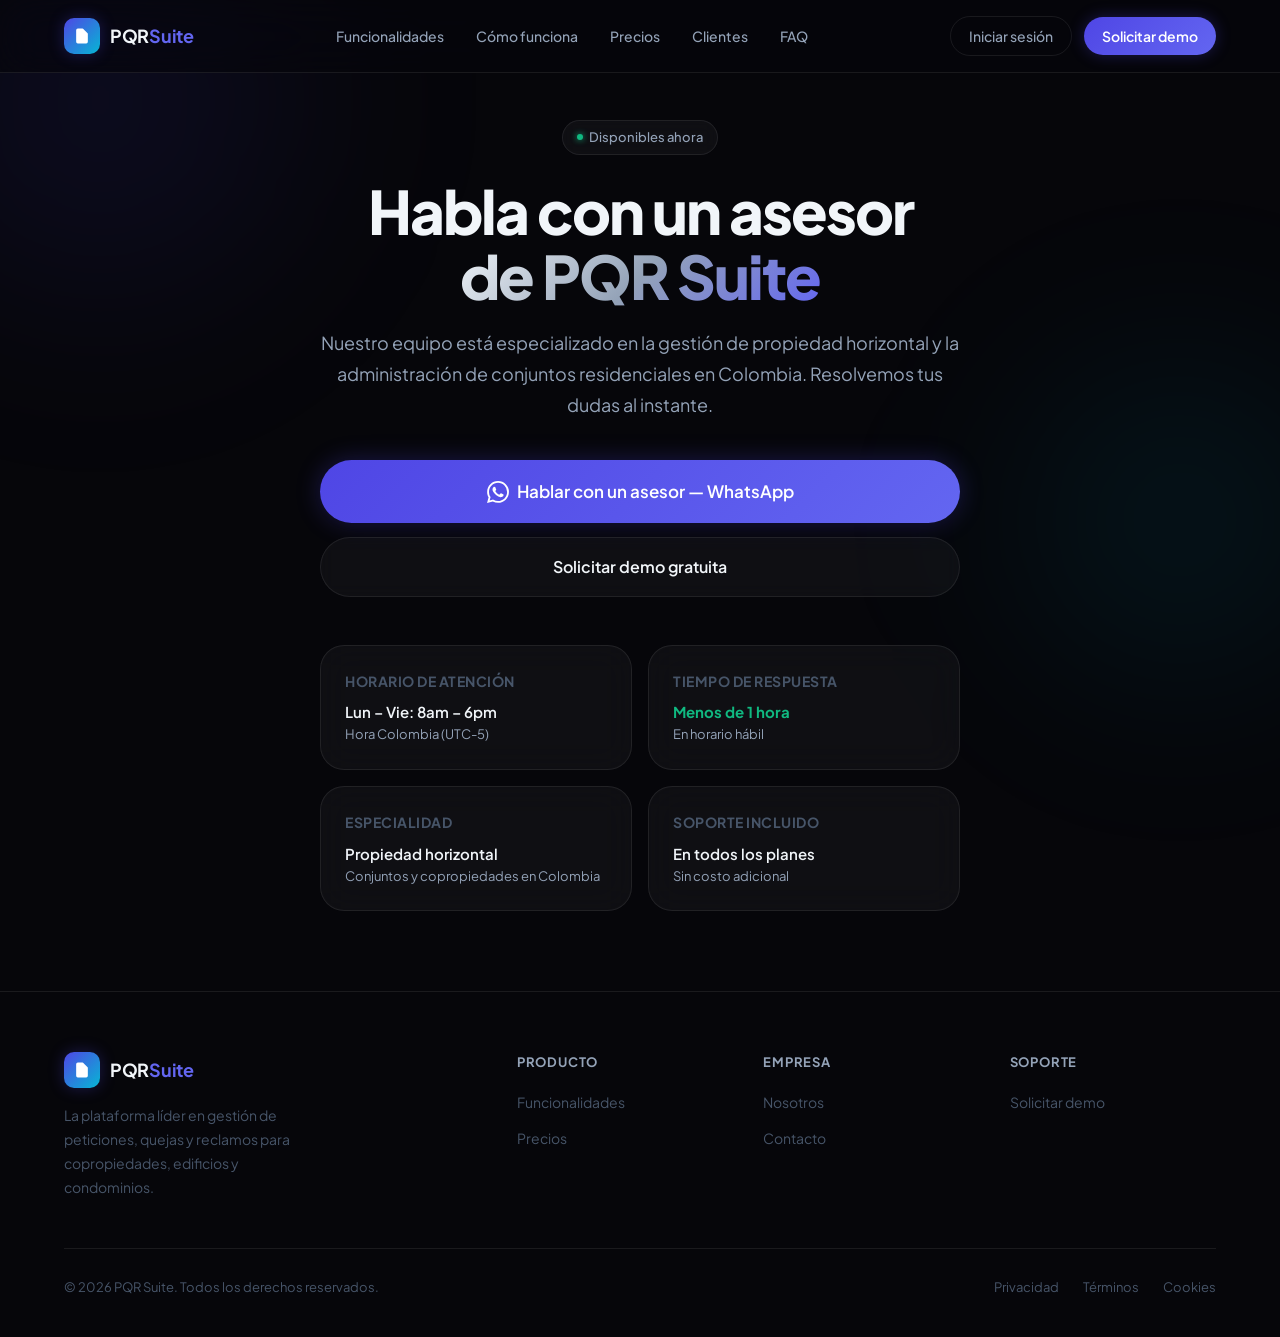
<file: contacto.html>
<!DOCTYPE html>
<html lang="es-CO">
<head>
  <meta charset="UTF-8" />
  <meta name="viewport" content="width=device-width, initial-scale=1.0" />
  <title>Contacto | PQR Suite — Software de Propiedad Horizontal</title>
  <meta name="description" content="Habla con el equipo de PQR Suite por WhatsApp. Asesores especializados en gestión de propiedad horizontal y administración de conjuntos residenciales en Colombia.">
  <link rel="canonical" href="https://pqrsuite.com/contacto.html">
  <link rel="icon" type="image/svg+xml" href="favicon.svg">
  <link rel="apple-touch-icon" sizes="180x180" href="apple-touch-icon.png">
  <link rel="stylesheet" href="styles.css">
  <link rel="preconnect" href="https://fonts.googleapis.com" />
  <link rel="preconnect" href="https://fonts.gstatic.com" crossorigin />
  <link href="https://fonts.googleapis.com/css2?family=Plus+Jakarta+Sans:wght@300;400;500;600;700;800&display=swap" rel="stylesheet" />
  <meta property="og:title" content="Contacto | PQR Suite — Software de Propiedad Horizontal">
  <meta property="og:description" content="Habla con el equipo de PQR Suite por WhatsApp. Asesores especializados en gestión de propiedad horizontal y administración de conjuntos residenciales en Colombia.">
  <meta property="og:image" content="https://pqrsuite.com/og-image.png">
  <meta property="og:image:width" content="1200">
  <meta property="og:image:height" content="630">
  <meta property="og:url" content="https://pqrsuite.com/contacto.html">
  <meta property="og:type" content="website">
  <meta name="twitter:card" content="summary_large_image">
  <meta name="twitter:image" content="https://pqrsuite.com/og-image.png">
  <script async src="https://www.googletagmanager.com/gtag/js?id=G-RET8SDQNM5"></script>
  <script>window.dataLayer=window.dataLayer||[];function gtag(){dataLayer.push(arguments);}gtag('js',new Date());gtag('config','G-RET8SDQNM5');</script>
</head>
<body>

<div class="blobs" aria-hidden="true">
  <div class="blob blob-1"></div>
  <div class="blob blob-2"></div>
</div>

<!-- Mobile menu -->
<div class="mobile-menu" id="mobileMenu" role="dialog" aria-label="Menú de navegación">
  <button class="mobile-menu-close" onclick="closeMobileMenu()" aria-label="Cerrar menú">✕</button>
  <a href="/">Inicio</a>
  <a href="/funcionalidades.html">Funcionalidades</a>
  <a href="/precios.html">Precios</a>
  <a href="/contacto.html">Contacto</a>
  <a href="/demo.html" class="btn-primary" style="margin-top:8px">Solicitar demo</a>
</div>

<!-- Navbar -->
<nav role="navigation" aria-label="Navegación principal">
  <div class="container nav-inner">
    <a href="/" class="logo" aria-label="PQR Suite inicio">
      <div class="logo-icon" aria-hidden="true">
        <svg viewBox="0 0 24 24" xmlns="http://www.w3.org/2000/svg"><path d="M9 12h6m-6 4h6m2 5H7a2 2 0 01-2-2V5a2 2 0 012-2h5.586a1 1 0 01.707.293l5.414 5.414a1 1 0 01.293.707V19a2 2 0 01-2 2z"/></svg>
      </div>
      <span class="logo-name">PQR<span>Suite</span></span>
    </a>
    <ul class="nav-links" role="list">
      <li><a href="/funcionalidades.html">Funcionalidades</a></li>
      <li><a href="/#how-it-works">Cómo funciona</a></li>
      <li><a href="/precios.html">Precios</a></li>
      <li><a href="/#testimonials">Clientes</a></li>
      <li><a href="/#faq">FAQ</a></li>
    </ul>
    <div class="nav-actions">
      <a href="https://app.pqrsuite.com" target="_blank" rel="noopener noreferrer" class="btn-nav-ghost">Iniciar sesión</a>
      <a href="/demo.html" class="btn-nav-cta">Solicitar demo</a>
    </div>
    <button class="hamburger" onclick="openMobileMenu()" aria-label="Abrir menú" aria-expanded="false" id="hamburgerBtn">
      <span></span><span></span><span></span>
    </button>
  </div>
</nav>

<!-- Main content -->
<main style="min-height:100vh; display:flex; align-items:center; padding:120px 0 80px; position:relative; z-index:1;">
  <div class="container">
    <div style="max-width:640px; margin:0 auto; text-align:center;">

      <span class="badge" style="margin-bottom:24px; display:inline-flex;">
        <span class="dot" aria-hidden="true"></span>
        Disponibles ahora
      </span>

      <h1 style="font-size:clamp(36px,5vw,60px); font-weight:800; letter-spacing:-2px; line-height:1.08; margin-bottom:20px;">
        Habla con un asesor<br>
        <span class="gradient-text">de PQR Suite</span>
      </h1>

      <p style="font-size:18px; color:var(--text-secondary); line-height:1.7; margin-bottom:40px;">
        Nuestro equipo está especializado en la gestión de propiedad horizontal y la administración de conjuntos residenciales en Colombia. Resolvemos tus dudas al instante.
      </p>

      <!-- WhatsApp options -->
      <div style="display:flex; flex-direction:column; gap:14px; margin-bottom:48px;">
        <a href="https://wa.me/573145678786?text=Hola%2C%20quisiera%20hablar%20con%20un%20asesor%20de%20PQR%20Suite" target="_blank" rel="noopener noreferrer"
          class="btn-primary" style="font-size:17px; padding:18px 40px; justify-content:center;"
          onclick="gtag('event','whatsapp_click',{event_category:'contacto',event_label:'asesor'})">
          <svg width="22" height="22" viewBox="0 0 24 24" fill="currentColor" aria-hidden="true"><path d="M17.472 14.382c-.297-.149-1.758-.867-2.03-.967-.273-.099-.471-.148-.67.15-.197.297-.767.966-.94 1.164-.173.199-.347.223-.644.075-.297-.15-1.255-.463-2.39-1.475-.883-.788-1.48-1.761-1.653-2.059-.173-.297-.018-.458.13-.606.134-.133.298-.347.446-.52.149-.174.198-.298.298-.497.099-.198.05-.371-.025-.52-.075-.149-.669-1.612-.916-2.207-.242-.579-.487-.5-.669-.51-.173-.008-.371-.01-.57-.01-.198 0-.52.074-.792.372-.272.297-1.04 1.016-1.04 2.479 0 1.462 1.065 2.875 1.213 3.074.149.198 2.096 3.2 5.077 4.487.709.306 1.262.489 1.694.625.712.227 1.36.195 1.871.118.571-.085 1.758-.719 2.006-1.413.248-.694.248-1.289.173-1.413-.074-.124-.272-.198-.57-.347m-5.421 7.403h-.004a9.87 9.87 0 01-5.031-1.378l-.361-.214-3.741.982.998-3.648-.235-.374a9.86 9.86 0 01-1.51-5.26c.001-5.45 4.436-9.884 9.888-9.884 2.64 0 5.122 1.03 6.988 2.898a9.825 9.825 0 012.893 6.994c-.003 5.45-4.437 9.884-9.885 9.884m8.413-18.297A11.815 11.815 0 0012.05 0C5.495 0 .16 5.335.157 11.892c0 2.096.547 4.142 1.588 5.945L.057 24l6.305-1.654a11.882 11.882 0 005.683 1.448h.005c6.554 0 11.89-5.335 11.893-11.893a11.821 11.821 0 00-3.48-8.413z"/></svg>
          Hablar con un asesor — WhatsApp
        </a>
        <a href="/demo.html" class="btn-secondary" style="font-size:16px; padding:16px 40px; justify-content:center;">
          Solicitar demo gratuita
        </a>
      </div>

      <!-- Info cards -->
      <div style="display:grid; grid-template-columns:1fr 1fr; gap:16px; text-align:left;">
        <div class="glass-card" style="padding:24px;">
          <h2 style="font-size:14px; font-weight:700; color:var(--text-muted); text-transform:uppercase; letter-spacing:0.5px; margin-bottom:8px;">Horario de atención</h2>
          <p style="font-size:15px; color:var(--text-primary); font-weight:600;">Lun – Vie: 8am – 6pm</p>
          <p style="font-size:13px; color:var(--text-secondary);">Hora Colombia (UTC-5)</p>
        </div>
        <div class="glass-card" style="padding:24px;">
          <h2 style="font-size:14px; font-weight:700; color:var(--text-muted); text-transform:uppercase; letter-spacing:0.5px; margin-bottom:8px;">Tiempo de respuesta</h2>
          <p style="font-size:15px; color:var(--emerald); font-weight:700;">Menos de 1 hora</p>
          <p style="font-size:13px; color:var(--text-secondary);">En horario hábil</p>
        </div>
        <div class="glass-card" style="padding:24px;">
          <h2 style="font-size:14px; font-weight:700; color:var(--text-muted); text-transform:uppercase; letter-spacing:0.5px; margin-bottom:8px;">Especialidad</h2>
          <p style="font-size:15px; color:var(--text-primary); font-weight:600;">Propiedad horizontal</p>
          <p style="font-size:13px; color:var(--text-secondary);">Conjuntos y copropiedades en Colombia</p>
        </div>
        <div class="glass-card" style="padding:24px;">
          <h2 style="font-size:14px; font-weight:700; color:var(--text-muted); text-transform:uppercase; letter-spacing:0.5px; margin-bottom:8px;">Soporte incluido</h2>
          <p style="font-size:15px; color:var(--text-primary); font-weight:600;">En todos los planes</p>
          <p style="font-size:13px; color:var(--text-secondary);">Sin costo adicional</p>
        </div>
      </div>

    </div>
  </div>
</main>

<!-- Footer -->
<footer>
  <div class="container">
    <div class="footer-grid">
      <div class="footer-brand">
        <a href="/" class="logo" aria-label="PQR Suite">
          <div class="logo-icon" aria-hidden="true">
            <svg viewBox="0 0 24 24" xmlns="http://www.w3.org/2000/svg"><path d="M9 12h6m-6 4h6m2 5H7a2 2 0 01-2-2V5a2 2 0 012-2h5.586a1 1 0 01.707.293l5.414 5.414a1 1 0 01.293.707V19a2 2 0 01-2 2z"/></svg>
          </div>
          <span class="logo-name">PQR<span>Suite</span></span>
        </a>
        <p>La plataforma líder en gestión de peticiones, quejas y reclamos para copropiedades, edificios y condominios.</p>
      </div>
      <div class="footer-col">
        <h4>Producto</h4>
        <ul>
          <li><a href="/funcionalidades.html">Funcionalidades</a></li>
          <li><a href="/precios.html">Precios</a></li>
        </ul>
      </div>
      <div class="footer-col">
        <h4>Empresa</h4>
        <ul>
          <li><a href="#">Nosotros</a></li>
          <li><a href="/contacto.html">Contacto</a></li>
        </ul>
      </div>
      <div class="footer-col">
        <h4>Soporte</h4>
        <ul>
          <li><a href="/demo.html">Solicitar demo</a></li>
        </ul>
      </div>
    </div>
    <div class="footer-bottom">
      <p class="footer-copy">© 2026 PQR Suite. Todos los derechos reservados.</p>
      <div class="footer-legal">
        <a href="#">Privacidad</a>
        <a href="#">Términos</a>
        <a href="#">Cookies</a>
      </div>
    </div>
  </div>
</footer>

<script>
  function openMobileMenu() {
    document.getElementById('mobileMenu').classList.add('open');
    document.getElementById('hamburgerBtn').setAttribute('aria-expanded', 'true');
    document.body.style.overflow = 'hidden';
  }
  function closeMobileMenu() {
    document.getElementById('mobileMenu').classList.remove('open');
    document.getElementById('hamburgerBtn').setAttribute('aria-expanded', 'false');
    document.body.style.overflow = '';
  }
  document.addEventListener('keydown', e => { if (e.key === 'Escape') closeMobileMenu(); });
</script>
</body>
</html>
</file>
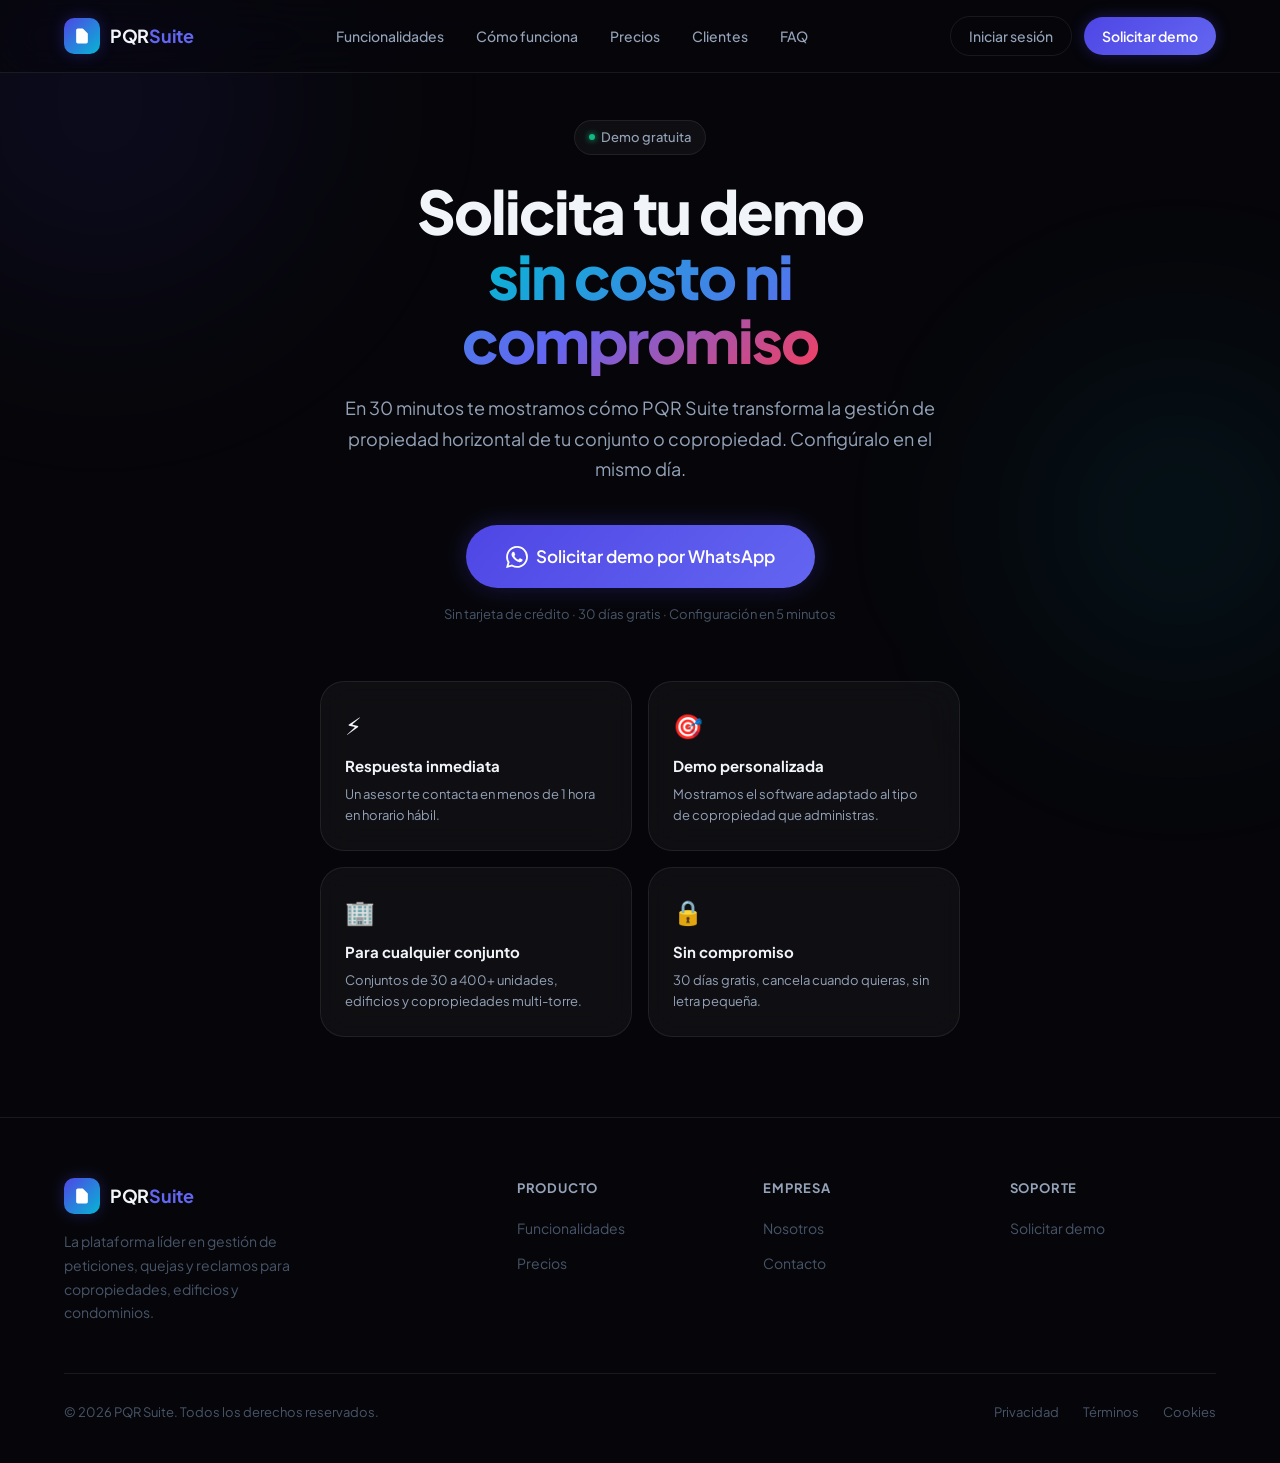
<file: demo.html>
<!DOCTYPE html>
<html lang="es-CO">
<head>
  <meta charset="UTF-8" />
  <meta name="viewport" content="width=device-width, initial-scale=1.0" />
  <title>Solicitar Demo Gratuita | PQR Suite — Software de Propiedad Horizontal</title>
  <meta name="description" content="Solicita una demo gratuita de PQR Suite. Conoce en 30 minutos cómo gestionar la propiedad horizontal de tu conjunto residencial con inteligencia artificial.">
  <link rel="canonical" href="https://pqrsuite.com/demo.html">
  <link rel="icon" type="image/svg+xml" href="favicon.svg">
  <link rel="apple-touch-icon" sizes="180x180" href="apple-touch-icon.png">
  <link rel="stylesheet" href="styles.css">
  <link rel="preconnect" href="https://fonts.googleapis.com" />
  <link rel="preconnect" href="https://fonts.gstatic.com" crossorigin />
  <link href="https://fonts.googleapis.com/css2?family=Plus+Jakarta+Sans:wght@300;400;500;600;700;800&display=swap" rel="stylesheet" />
  <meta property="og:title" content="Solicitar Demo Gratuita | PQR Suite — Software de Propiedad Horizontal">
  <meta property="og:description" content="Solicita una demo gratuita de PQR Suite. Conoce en 30 minutos cómo gestionar la propiedad horizontal de tu conjunto residencial con inteligencia artificial.">
  <meta property="og:image" content="https://pqrsuite.com/og-image.png">
  <meta property="og:image:width" content="1200">
  <meta property="og:image:height" content="630">
  <meta property="og:url" content="https://pqrsuite.com/demo.html">
  <meta property="og:type" content="website">
  <meta name="twitter:card" content="summary_large_image">
  <meta name="twitter:image" content="https://pqrsuite.com/og-image.png">
  <script async src="https://www.googletagmanager.com/gtag/js?id=G-RET8SDQNM5"></script>
  <script>window.dataLayer=window.dataLayer||[];function gtag(){dataLayer.push(arguments);}gtag('js',new Date());gtag('config','G-RET8SDQNM5');</script>
</head>
<body>

<div class="blobs" aria-hidden="true">
  <div class="blob blob-1"></div>
  <div class="blob blob-2"></div>
</div>

<!-- Mobile menu -->
<div class="mobile-menu" id="mobileMenu" role="dialog" aria-label="Menú de navegación">
  <button class="mobile-menu-close" onclick="closeMobileMenu()" aria-label="Cerrar menú">✕</button>
  <a href="/">Inicio</a>
  <a href="/funcionalidades.html">Funcionalidades</a>
  <a href="/precios.html">Precios</a>
  <a href="/contacto.html">Contacto</a>
  <a href="/demo.html" class="btn-primary" style="margin-top:8px">Solicitar demo</a>
</div>

<!-- Navbar -->
<nav role="navigation" aria-label="Navegación principal">
  <div class="container nav-inner">
    <a href="/" class="logo" aria-label="PQR Suite inicio">
      <div class="logo-icon" aria-hidden="true">
        <svg viewBox="0 0 24 24" xmlns="http://www.w3.org/2000/svg"><path d="M9 12h6m-6 4h6m2 5H7a2 2 0 01-2-2V5a2 2 0 012-2h5.586a1 1 0 01.707.293l5.414 5.414a1 1 0 01.293.707V19a2 2 0 01-2 2z"/></svg>
      </div>
      <span class="logo-name">PQR<span>Suite</span></span>
    </a>
    <ul class="nav-links" role="list">
      <li><a href="/funcionalidades.html">Funcionalidades</a></li>
      <li><a href="/#how-it-works">Cómo funciona</a></li>
      <li><a href="/precios.html">Precios</a></li>
      <li><a href="/#testimonials">Clientes</a></li>
      <li><a href="/#faq">FAQ</a></li>
    </ul>
    <div class="nav-actions">
      <a href="https://app.pqrsuite.com" target="_blank" rel="noopener noreferrer" class="btn-nav-ghost">Iniciar sesión</a>
      <a href="/demo.html" class="btn-nav-cta">Solicitar demo</a>
    </div>
    <button class="hamburger" onclick="openMobileMenu()" aria-label="Abrir menú" aria-expanded="false" id="hamburgerBtn">
      <span></span><span></span><span></span>
    </button>
  </div>
</nav>

<!-- Main content -->
<main style="min-height:100vh; display:flex; align-items:center; padding:120px 0 80px; position:relative; z-index:1;">
  <div class="container">
    <div style="max-width:640px; margin:0 auto; text-align:center;">

      <span class="badge" style="margin-bottom:24px; display:inline-flex;">
        <span class="dot" aria-hidden="true"></span>
        Demo gratuita
      </span>

      <h1 style="font-size:clamp(36px,5vw,60px); font-weight:800; letter-spacing:-2px; line-height:1.08; margin-bottom:20px;">
        Solicita tu demo<br>
        <span class="gradient-text-accent">sin costo ni compromiso</span>
      </h1>

      <p style="font-size:18px; color:var(--text-secondary); line-height:1.7; margin-bottom:40px;">
        En 30 minutos te mostramos cómo PQR Suite transforma la gestión de propiedad horizontal de tu conjunto o copropiedad. Configúralo en el mismo día.
      </p>

      <!-- WhatsApp CTA -->
      <a href="https://wa.me/573145678786?text=Hola%2C%20me%20interesa%20una%20demo%20gratuita%20de%20PQR%20Suite" target="_blank" rel="noopener noreferrer"
        class="btn-primary" style="font-size:17px; padding:18px 40px; margin-bottom:16px; display:inline-flex;"
        onclick="gtag('event','whatsapp_click',{event_category:'demo',event_label:'main_cta'})">
        <svg width="22" height="22" viewBox="0 0 24 24" fill="currentColor" aria-hidden="true"><path d="M17.472 14.382c-.297-.149-1.758-.867-2.03-.967-.273-.099-.471-.148-.67.15-.197.297-.767.966-.94 1.164-.173.199-.347.223-.644.075-.297-.15-1.255-.463-2.39-1.475-.883-.788-1.48-1.761-1.653-2.059-.173-.297-.018-.458.13-.606.134-.133.298-.347.446-.52.149-.174.198-.298.298-.497.099-.198.05-.371-.025-.52-.075-.149-.669-1.612-.916-2.207-.242-.579-.487-.5-.669-.51-.173-.008-.371-.01-.57-.01-.198 0-.52.074-.792.372-.272.297-1.04 1.016-1.04 2.479 0 1.462 1.065 2.875 1.213 3.074.149.198 2.096 3.2 5.077 4.487.709.306 1.262.489 1.694.625.712.227 1.36.195 1.871.118.571-.085 1.758-.719 2.006-1.413.248-.694.248-1.289.173-1.413-.074-.124-.272-.198-.57-.347m-5.421 7.403h-.004a9.87 9.87 0 01-5.031-1.378l-.361-.214-3.741.982.998-3.648-.235-.374a9.86 9.86 0 01-1.51-5.26c.001-5.45 4.436-9.884 9.888-9.884 2.64 0 5.122 1.03 6.988 2.898a9.825 9.825 0 012.893 6.994c-.003 5.45-4.437 9.884-9.885 9.884m8.413-18.297A11.815 11.815 0 0012.05 0C5.495 0 .16 5.335.157 11.892c0 2.096.547 4.142 1.588 5.945L.057 24l6.305-1.654a11.882 11.882 0 005.683 1.448h.005c6.554 0 11.89-5.335 11.893-11.893a11.821 11.821 0 00-3.48-8.413z"/></svg>
        Solicitar demo por WhatsApp
      </a>

      <p style="font-size:13px; color:var(--text-muted); margin-bottom:56px;">Sin tarjeta de crédito · 30 días gratis · Configuración en 5 minutos</p>

      <!-- Benefits -->
      <div style="display:grid; grid-template-columns:1fr 1fr; gap:16px; text-align:left;">
        <div class="glass-card" style="padding:24px;">
          <div style="font-size:24px; margin-bottom:10px;" aria-hidden="true">⚡</div>
          <h2 style="font-size:15px; font-weight:700; margin-bottom:6px;">Respuesta inmediata</h2>
          <p style="font-size:13px; color:var(--text-secondary); line-height:1.6;">Un asesor te contacta en menos de 1 hora en horario hábil.</p>
        </div>
        <div class="glass-card" style="padding:24px;">
          <div style="font-size:24px; margin-bottom:10px;" aria-hidden="true">🎯</div>
          <h2 style="font-size:15px; font-weight:700; margin-bottom:6px;">Demo personalizada</h2>
          <p style="font-size:13px; color:var(--text-secondary); line-height:1.6;">Mostramos el software adaptado al tipo de copropiedad que administras.</p>
        </div>
        <div class="glass-card" style="padding:24px;">
          <div style="font-size:24px; margin-bottom:10px;" aria-hidden="true">🏢</div>
          <h2 style="font-size:15px; font-weight:700; margin-bottom:6px;">Para cualquier conjunto</h2>
          <p style="font-size:13px; color:var(--text-secondary); line-height:1.6;">Conjuntos de 30 a 400+ unidades, edificios y copropiedades multi-torre.</p>
        </div>
        <div class="glass-card" style="padding:24px;">
          <div style="font-size:24px; margin-bottom:10px;" aria-hidden="true">🔒</div>
          <h2 style="font-size:15px; font-weight:700; margin-bottom:6px;">Sin compromiso</h2>
          <p style="font-size:13px; color:var(--text-secondary); line-height:1.6;">30 días gratis, cancela cuando quieras, sin letra pequeña.</p>
        </div>
      </div>

    </div>
  </div>
</main>

<!-- Footer -->
<footer>
  <div class="container">
    <div class="footer-grid">
      <div class="footer-brand">
        <a href="/" class="logo" aria-label="PQR Suite">
          <div class="logo-icon" aria-hidden="true">
            <svg viewBox="0 0 24 24" xmlns="http://www.w3.org/2000/svg"><path d="M9 12h6m-6 4h6m2 5H7a2 2 0 01-2-2V5a2 2 0 012-2h5.586a1 1 0 01.707.293l5.414 5.414a1 1 0 01.293.707V19a2 2 0 01-2 2z"/></svg>
          </div>
          <span class="logo-name">PQR<span>Suite</span></span>
        </a>
        <p>La plataforma líder en gestión de peticiones, quejas y reclamos para copropiedades, edificios y condominios.</p>
      </div>
      <div class="footer-col">
        <h4>Producto</h4>
        <ul>
          <li><a href="/funcionalidades.html">Funcionalidades</a></li>
          <li><a href="/precios.html">Precios</a></li>
        </ul>
      </div>
      <div class="footer-col">
        <h4>Empresa</h4>
        <ul>
          <li><a href="#">Nosotros</a></li>
          <li><a href="/contacto.html">Contacto</a></li>
        </ul>
      </div>
      <div class="footer-col">
        <h4>Soporte</h4>
        <ul>
          <li><a href="/demo.html">Solicitar demo</a></li>
        </ul>
      </div>
    </div>
    <div class="footer-bottom">
      <p class="footer-copy">© 2026 PQR Suite. Todos los derechos reservados.</p>
      <div class="footer-legal">
        <a href="#">Privacidad</a>
        <a href="#">Términos</a>
        <a href="#">Cookies</a>
      </div>
    </div>
  </div>
</footer>

<script>
  function openMobileMenu() {
    document.getElementById('mobileMenu').classList.add('open');
    document.getElementById('hamburgerBtn').setAttribute('aria-expanded', 'true');
    document.body.style.overflow = 'hidden';
  }
  function closeMobileMenu() {
    document.getElementById('mobileMenu').classList.remove('open');
    document.getElementById('hamburgerBtn').setAttribute('aria-expanded', 'false');
    document.body.style.overflow = '';
  }
  document.addEventListener('keydown', e => { if (e.key === 'Escape') closeMobileMenu(); });
</script>
</body>
</html>
</file>
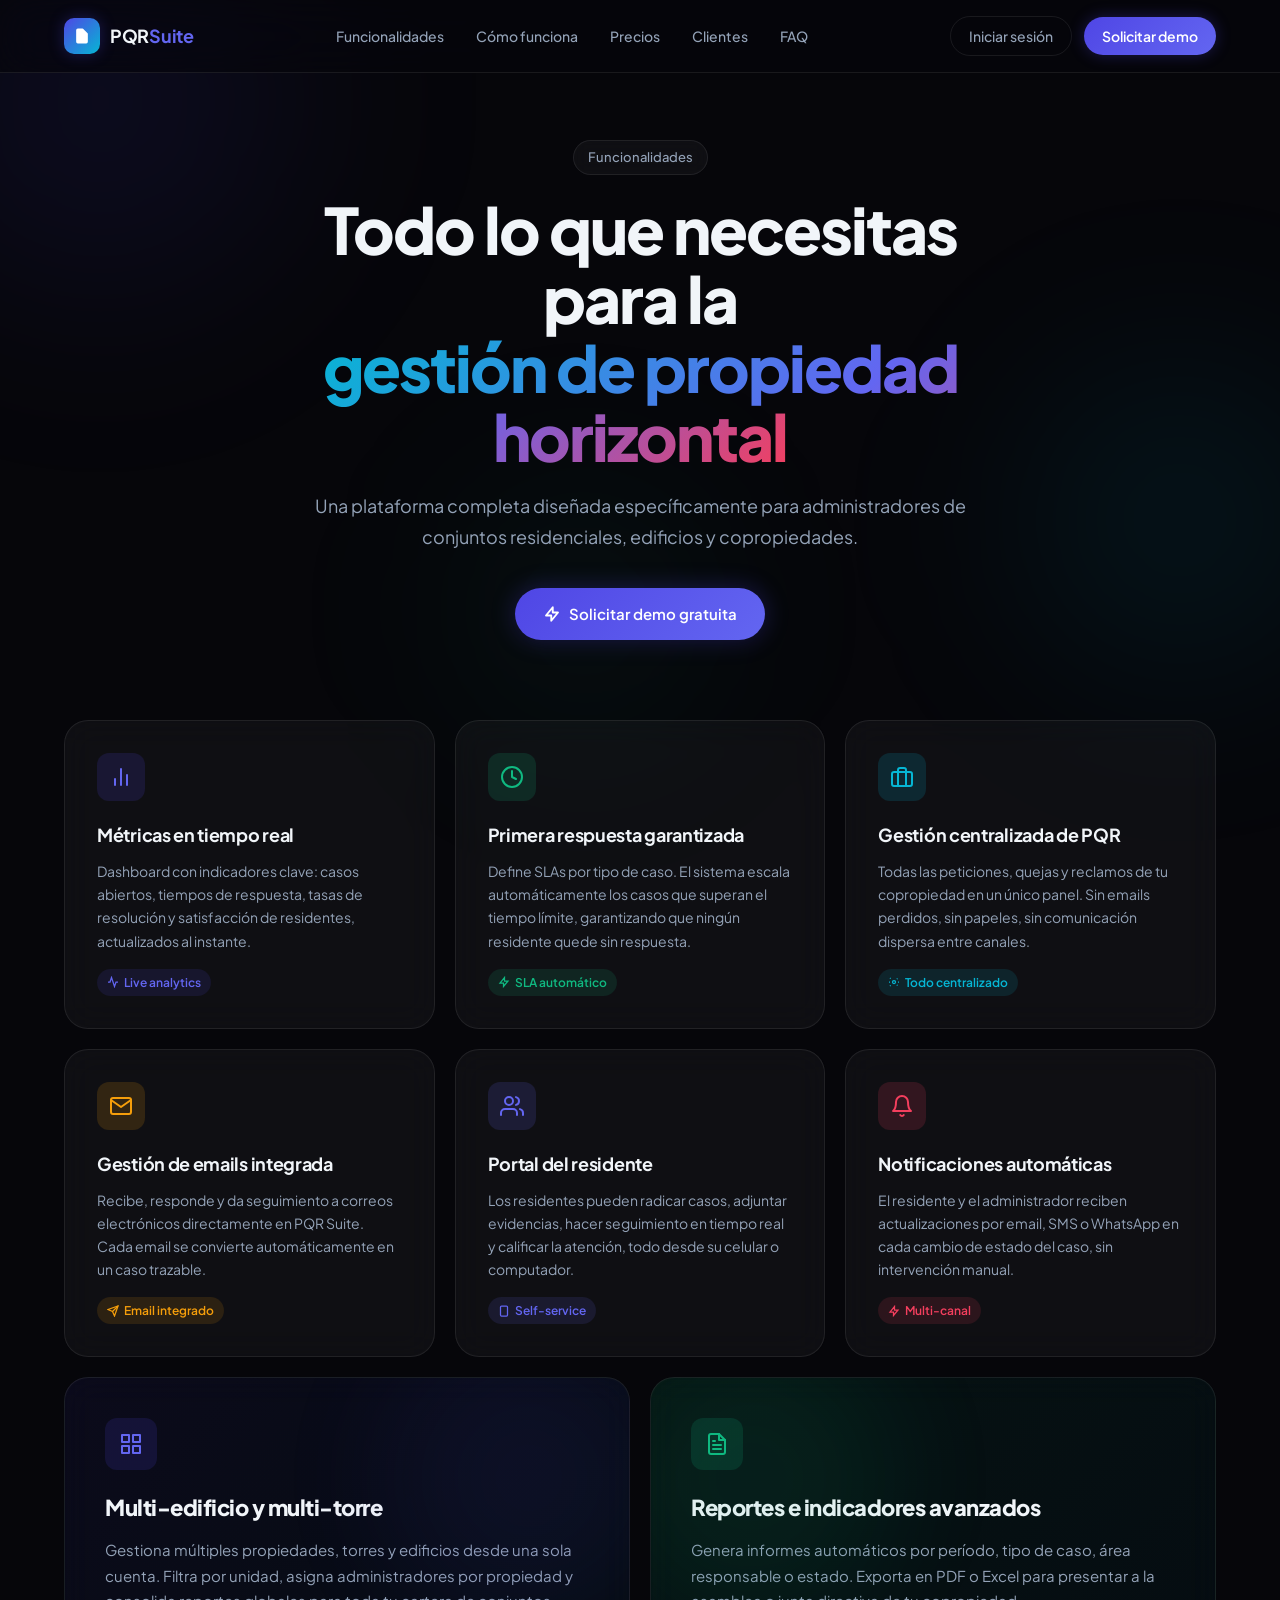
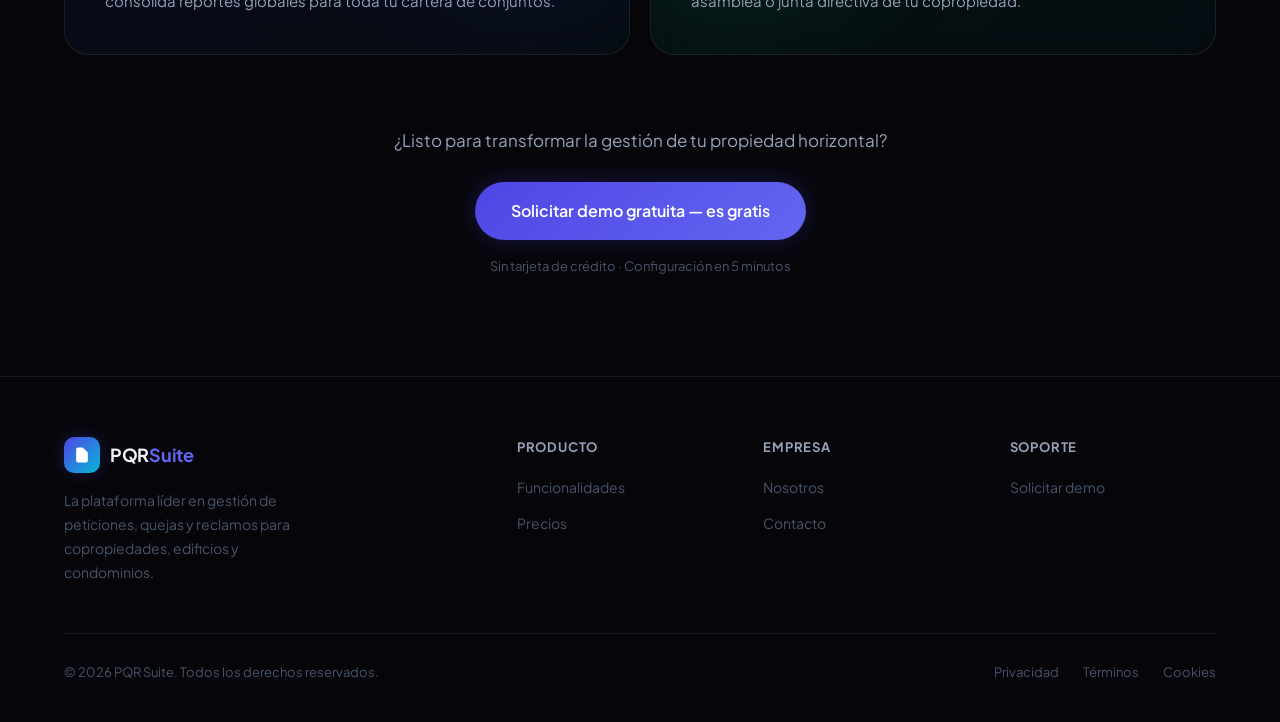
<file: funcionalidades.html>
<!DOCTYPE html>
<html lang="es-CO">
<head>
  <meta charset="UTF-8" />
  <meta name="viewport" content="width=device-width, initial-scale=1.0" />
  <title>Funcionalidades | PQR Suite — Software de Propiedad Horizontal</title>
  <meta name="description" content="Descubre las funcionalidades de PQR Suite: métricas en tiempo real, SLA automático, portal del residente, notificaciones multicanal y reportes para copropiedades y conjuntos residenciales.">
  <link rel="canonical" href="https://pqrsuite.com/funcionalidades.html">
  <link rel="icon" type="image/svg+xml" href="favicon.svg">
  <link rel="apple-touch-icon" sizes="180x180" href="apple-touch-icon.png">
  <link rel="stylesheet" href="styles.css">
  <link rel="preconnect" href="https://fonts.googleapis.com" />
  <link rel="preconnect" href="https://fonts.gstatic.com" crossorigin />
  <link href="https://fonts.googleapis.com/css2?family=Plus+Jakarta+Sans:wght@300;400;500;600;700;800&display=swap" rel="stylesheet" />
  <meta property="og:title" content="Funcionalidades | PQR Suite — Software de Propiedad Horizontal">
  <meta property="og:description" content="Descubre las funcionalidades de PQR Suite: métricas en tiempo real, SLA automático, portal del residente, notificaciones multicanal y reportes para copropiedades y conjuntos residenciales.">
  <meta property="og:image" content="https://pqrsuite.com/og-image.png">
  <meta property="og:image:width" content="1200">
  <meta property="og:image:height" content="630">
  <meta property="og:url" content="https://pqrsuite.com/funcionalidades.html">
  <meta property="og:type" content="website">
  <meta name="twitter:card" content="summary_large_image">
  <meta name="twitter:image" content="https://pqrsuite.com/og-image.png">
  <!-- Google tag -->
  <script async src="https://www.googletagmanager.com/gtag/js?id=G-RET8SDQNM5"></script>
  <script>window.dataLayer=window.dataLayer||[];function gtag(){dataLayer.push(arguments);}gtag('js',new Date());gtag('config','G-RET8SDQNM5');</script>
</head>
<body>

<div class="blobs" aria-hidden="true">
  <div class="blob blob-1"></div>
  <div class="blob blob-2"></div>
  <div class="blob blob-3"></div>
</div>

<!-- Mobile menu -->
<div class="mobile-menu" id="mobileMenu" role="dialog" aria-label="Menú de navegación">
  <button class="mobile-menu-close" onclick="closeMobileMenu()" aria-label="Cerrar menú">✕</button>
  <a href="/">Inicio</a>
  <a href="/funcionalidades.html">Funcionalidades</a>
  <a href="/precios.html">Precios</a>
  <a href="/contacto.html">Contacto</a>
  <a href="/demo.html" class="btn-primary" style="margin-top:8px">Solicitar demo</a>
</div>

<!-- Navbar -->
<nav role="navigation" aria-label="Navegación principal">
  <div class="container nav-inner">
    <a href="/" class="logo" aria-label="PQR Suite inicio">
      <div class="logo-icon" aria-hidden="true">
        <svg viewBox="0 0 24 24" xmlns="http://www.w3.org/2000/svg"><path d="M9 12h6m-6 4h6m2 5H7a2 2 0 01-2-2V5a2 2 0 012-2h5.586a1 1 0 01.707.293l5.414 5.414a1 1 0 01.293.707V19a2 2 0 01-2 2z"/></svg>
      </div>
      <span class="logo-name">PQR<span>Suite</span></span>
    </a>
    <ul class="nav-links" role="list">
      <li><a href="/funcionalidades.html">Funcionalidades</a></li>
      <li><a href="/#how-it-works">Cómo funciona</a></li>
      <li><a href="/precios.html">Precios</a></li>
      <li><a href="/#testimonials">Clientes</a></li>
      <li><a href="/#faq">FAQ</a></li>
    </ul>
    <div class="nav-actions">
      <a href="https://app.pqrsuite.com" target="_blank" rel="noopener noreferrer" class="btn-nav-ghost">Iniciar sesión</a>
      <a href="/demo.html" class="btn-nav-cta">Solicitar demo</a>
    </div>
    <button class="hamburger" onclick="openMobileMenu()" aria-label="Abrir menú" aria-expanded="false" id="hamburgerBtn">
      <span></span><span></span><span></span>
    </button>
  </div>
</nav>

<!-- Page hero -->
<header style="padding: 140px 0 60px; position:relative; z-index:1;">
  <div class="container">
    <div style="text-align:center; max-width:700px; margin:0 auto;">
      <span class="badge" style="margin-bottom:20px; display:inline-flex;">Funcionalidades</span>
      <h1 style="font-size:clamp(36px,5vw,64px); font-weight:800; letter-spacing:-2px; line-height:1.08; margin-bottom:20px;">
        Todo lo que necesitas para la<br>
        <span class="gradient-text-accent">gestión de propiedad horizontal</span>
      </h1>
      <p style="font-size:18px; color:var(--text-secondary); line-height:1.7; margin-bottom:36px;">
        Una plataforma completa diseñada específicamente para administradores de conjuntos residenciales, edificios y copropiedades.
      </p>
      <a href="/demo.html" class="btn-primary" onclick="gtag('event','whatsapp_click',{event_category:'funcionalidades',event_label:'hero_cta'})">
        <svg width="18" height="18" viewBox="0 0 24 24" fill="none" stroke="currentColor" stroke-width="2.5" stroke-linecap="round" stroke-linejoin="round" aria-hidden="true"><path d="M13 10V3L4 14h7v7l9-11h-7z"/></svg>
        Solicitar demo gratuita
      </a>
    </div>
  </div>
</header>

<!-- Features grid -->
<section class="section" style="padding-top:20px; position:relative; z-index:1;" aria-label="Lista de funcionalidades">
  <div class="container">
    <div class="features-grid">

      <div class="glass-card feature-card fade-up">
        <div class="feature-icon" style="background:rgba(79,70,229,0.15)" aria-hidden="true">
          <svg viewBox="0 0 24 24" fill="none" stroke="var(--accent-light)" stroke-width="2" stroke-linecap="round" stroke-linejoin="round"><line x1="18" y1="20" x2="18" y2="10"/><line x1="12" y1="20" x2="12" y2="4"/><line x1="6" y1="20" x2="6" y2="14"/></svg>
        </div>
        <h2 style="font-size:18px; font-weight:700; margin-bottom:10px; letter-spacing:-0.3px;">Métricas en tiempo real</h2>
        <p>Dashboard con indicadores clave: casos abiertos, tiempos de respuesta, tasas de resolución y satisfacción de residentes, actualizados al instante.</p>
        <span class="feature-tag" style="background:rgba(79,70,229,0.12);color:var(--accent-light)">
          <svg width="12" height="12" viewBox="0 0 24 24" fill="none" stroke="currentColor" stroke-width="2.5" aria-hidden="true"><polyline points="22 12 18 12 15 21 9 3 6 12 2 12"/></svg>
          Live analytics
        </span>
      </div>

      <div class="glass-card feature-card fade-up">
        <div class="feature-icon" style="background:rgba(16,185,129,0.15)" aria-hidden="true">
          <svg viewBox="0 0 24 24" fill="none" stroke="var(--emerald)" stroke-width="2" stroke-linecap="round" stroke-linejoin="round"><circle cx="12" cy="12" r="10"/><polyline points="12 6 12 12 16 14"/></svg>
        </div>
        <h2 style="font-size:18px; font-weight:700; margin-bottom:10px; letter-spacing:-0.3px;">Primera respuesta garantizada</h2>
        <p>Define SLAs por tipo de caso. El sistema escala automáticamente los casos que superan el tiempo límite, garantizando que ningún residente quede sin respuesta.</p>
        <span class="feature-tag" style="background:rgba(16,185,129,0.12);color:var(--emerald)">
          <svg width="12" height="12" viewBox="0 0 24 24" fill="none" stroke="currentColor" stroke-width="2.5" aria-hidden="true"><path d="M13 10V3L4 14h7v7l9-11h-7z"/></svg>
          SLA automático
        </span>
      </div>

      <div class="glass-card feature-card fade-up">
        <div class="feature-icon" style="background:rgba(6,182,212,0.15)" aria-hidden="true">
          <svg viewBox="0 0 24 24" fill="none" stroke="var(--cyan)" stroke-width="2" stroke-linecap="round" stroke-linejoin="round"><rect x="2" y="7" width="20" height="14" rx="2" ry="2"/><path d="M16 21V5a2 2 0 0 0-2-2h-4a2 2 0 0 0-2 2v16"/></svg>
        </div>
        <h2 style="font-size:18px; font-weight:700; margin-bottom:10px; letter-spacing:-0.3px;">Gestión centralizada de PQR</h2>
        <p>Todas las peticiones, quejas y reclamos de tu copropiedad en un único panel. Sin emails perdidos, sin papeles, sin comunicación dispersa entre canales.</p>
        <span class="feature-tag" style="background:rgba(6,182,212,0.12);color:var(--cyan)">
          <svg width="12" height="12" viewBox="0 0 24 24" fill="none" stroke="currentColor" stroke-width="2.5" aria-hidden="true"><circle cx="12" cy="12" r="3"/><path d="M19.07 4.93l-1.41 1.41M5.34 18.66l-1.41 1.41M22 12h-2M4 12H2M19.07 19.07l-1.41-1.41M5.34 5.34L3.93 3.93"/></svg>
          Todo centralizado
        </span>
      </div>

      <div class="glass-card feature-card fade-up">
        <div class="feature-icon" style="background:rgba(245,158,11,0.15)" aria-hidden="true">
          <svg viewBox="0 0 24 24" fill="none" stroke="var(--amber)" stroke-width="2" stroke-linecap="round" stroke-linejoin="round"><path d="M4 4h16c1.1 0 2 .9 2 2v12c0 1.1-.9 2-2 2H4c-1.1 0-2-.9-2-2V6c0-1.1.9-2 2-2z"/><polyline points="22,6 12,13 2,6"/></svg>
        </div>
        <h2 style="font-size:18px; font-weight:700; margin-bottom:10px; letter-spacing:-0.3px;">Gestión de emails integrada</h2>
        <p>Recibe, responde y da seguimiento a correos electrónicos directamente en PQR Suite. Cada email se convierte automáticamente en un caso trazable.</p>
        <span class="feature-tag" style="background:rgba(245,158,11,0.12);color:var(--amber)">
          <svg width="12" height="12" viewBox="0 0 24 24" fill="none" stroke="currentColor" stroke-width="2.5" aria-hidden="true"><polyline points="22 2 11 13"/><polygon points="22 2 15 22 11 13 2 9 22 2"/></svg>
          Email integrado
        </span>
      </div>

      <div class="glass-card feature-card fade-up">
        <div class="feature-icon" style="background:rgba(99,102,241,0.15)" aria-hidden="true">
          <svg viewBox="0 0 24 24" fill="none" stroke="var(--accent-light)" stroke-width="2" stroke-linecap="round" stroke-linejoin="round"><path d="M17 21v-2a4 4 0 0 0-4-4H5a4 4 0 0 0-4 4v2"/><circle cx="9" cy="7" r="4"/><path d="M23 21v-2a4 4 0 0 0-3-3.87"/><path d="M16 3.13a4 4 0 0 1 0 7.75"/></svg>
        </div>
        <h2 style="font-size:18px; font-weight:700; margin-bottom:10px; letter-spacing:-0.3px;">Portal del residente</h2>
        <p>Los residentes pueden radicar casos, adjuntar evidencias, hacer seguimiento en tiempo real y calificar la atención, todo desde su celular o computador.</p>
        <span class="feature-tag" style="background:rgba(99,102,241,0.12);color:var(--accent-light)">
          <svg width="12" height="12" viewBox="0 0 24 24" fill="none" stroke="currentColor" stroke-width="2.5" aria-hidden="true"><rect x="5" y="2" width="14" height="20" rx="2" ry="2"/><line x1="12" y1="18" x2="12.01" y2="18"/></svg>
          Self-service
        </span>
      </div>

      <div class="glass-card feature-card fade-up">
        <div class="feature-icon" style="background:rgba(244,63,94,0.15)" aria-hidden="true">
          <svg viewBox="0 0 24 24" fill="none" stroke="var(--rose)" stroke-width="2" stroke-linecap="round" stroke-linejoin="round"><path d="M18 8A6 6 0 0 0 6 8c0 7-3 9-3 9h18s-3-2-3-9"/><path d="M13.73 21a2 2 0 0 1-3.46 0"/></svg>
        </div>
        <h2 style="font-size:18px; font-weight:700; margin-bottom:10px; letter-spacing:-0.3px;">Notificaciones automáticas</h2>
        <p>El residente y el administrador reciben actualizaciones por email, SMS o WhatsApp en cada cambio de estado del caso, sin intervención manual.</p>
        <span class="feature-tag" style="background:rgba(244,63,94,0.12);color:var(--rose)">
          <svg width="12" height="12" viewBox="0 0 24 24" fill="none" stroke="currentColor" stroke-width="2.5" aria-hidden="true"><path d="M13 10V3L4 14h7v7l9-11h-7z"/></svg>
          Multi-canal
        </span>
      </div>

    </div>

    <!-- Large highlight cards -->
    <div class="features-highlight" style="margin-top:20px;">
      <div class="glass-card feature-highlight-card fade-up" style="background:linear-gradient(135deg,rgba(79,70,229,0.08),rgba(6,182,212,0.04))">
        <div class="bg-glow" style="background:var(--accent);top:-50px;right:-50px" aria-hidden="true"></div>
        <div class="feature-icon" style="background:rgba(79,70,229,0.15);width:52px;height:52px;margin-bottom:20px" aria-hidden="true">
          <svg viewBox="0 0 24 24" fill="none" stroke="var(--accent-light)" stroke-width="2" stroke-linecap="round" stroke-linejoin="round" width="26" height="26"><rect x="3" y="3" width="7" height="7"/><rect x="14" y="3" width="7" height="7"/><rect x="14" y="14" width="7" height="7"/><rect x="3" y="14" width="7" height="7"/></svg>
        </div>
        <h2 style="font-size:22px; font-weight:800; letter-spacing:-0.5px; margin-bottom:12px;">Multi-edificio y multi-torre</h2>
        <p style="font-size:15px; color:var(--text-secondary); line-height:1.7;">Gestiona múltiples propiedades, torres y edificios desde una sola cuenta. Filtra por unidad, asigna administradores por propiedad y consolida reportes globales para toda tu cartera de conjuntos.</p>
      </div>

      <div class="glass-card feature-highlight-card fade-up" style="background:linear-gradient(135deg,rgba(16,185,129,0.08),rgba(6,182,212,0.04))">
        <div class="bg-glow" style="background:var(--emerald);top:-50px;left:-50px" aria-hidden="true"></div>
        <div class="feature-icon" style="background:rgba(16,185,129,0.15);width:52px;height:52px;margin-bottom:20px" aria-hidden="true">
          <svg viewBox="0 0 24 24" fill="none" stroke="var(--emerald)" stroke-width="2" stroke-linecap="round" stroke-linejoin="round" width="26" height="26"><path d="M14 2H6a2 2 0 0 0-2 2v16a2 2 0 0 0 2 2h12a2 2 0 0 0 2-2V8z"/><polyline points="14 2 14 8 20 8"/><line x1="16" y1="13" x2="8" y2="13"/><line x1="16" y1="17" x2="8" y2="17"/><polyline points="10 9 9 9 8 9"/></svg>
        </div>
        <h2 style="font-size:22px; font-weight:800; letter-spacing:-0.5px; margin-bottom:12px;">Reportes e indicadores avanzados</h2>
        <p style="font-size:15px; color:var(--text-secondary); line-height:1.7;">Genera informes automáticos por período, tipo de caso, área responsable o estado. Exporta en PDF o Excel para presentar a la asamblea o junta directiva de tu copropiedad.</p>
      </div>
    </div>

    <!-- CTA -->
    <div style="text-align:center; margin-top:72px;" class="fade-up">
      <p style="font-size:17px; color:var(--text-secondary); margin-bottom:28px;">¿Listo para transformar la gestión de tu propiedad horizontal?</p>
      <a href="/demo.html" class="btn-primary" style="font-size:16px; padding:16px 36px;" onclick="gtag('event','whatsapp_click',{event_category:'funcionalidades',event_label:'bottom_cta'})">
        Solicitar demo gratuita — es gratis
      </a>
      <p style="font-size:13px; color:var(--text-muted); margin-top:16px;">Sin tarjeta de crédito · Configuración en 5 minutos</p>
    </div>

  </div>
</section>

<!-- Footer -->
<footer>
  <div class="container">
    <div class="footer-grid">
      <div class="footer-brand">
        <a href="/" class="logo" aria-label="PQR Suite">
          <div class="logo-icon" aria-hidden="true">
            <svg viewBox="0 0 24 24" xmlns="http://www.w3.org/2000/svg"><path d="M9 12h6m-6 4h6m2 5H7a2 2 0 01-2-2V5a2 2 0 012-2h5.586a1 1 0 01.707.293l5.414 5.414a1 1 0 01.293.707V19a2 2 0 01-2 2z"/></svg>
          </div>
          <span class="logo-name">PQR<span>Suite</span></span>
        </a>
        <p>La plataforma líder en gestión de peticiones, quejas y reclamos para copropiedades, edificios y condominios.</p>
      </div>
      <div class="footer-col">
        <h4>Producto</h4>
        <ul>
          <li><a href="/funcionalidades.html">Funcionalidades</a></li>
          <li><a href="/precios.html">Precios</a></li>
        </ul>
      </div>
      <div class="footer-col">
        <h4>Empresa</h4>
        <ul>
          <li><a href="#">Nosotros</a></li>
          <li><a href="/contacto.html">Contacto</a></li>
        </ul>
      </div>
      <div class="footer-col">
        <h4>Soporte</h4>
        <ul>
          <li><a href="/demo.html">Solicitar demo</a></li>
        </ul>
      </div>
    </div>
    <div class="footer-bottom">
      <p class="footer-copy">© 2026 PQR Suite. Todos los derechos reservados.</p>
      <div class="footer-legal">
        <a href="#">Privacidad</a>
        <a href="#">Términos</a>
        <a href="#">Cookies</a>
      </div>
    </div>
  </div>
</footer>

<script>
  function openMobileMenu() {
    document.getElementById('mobileMenu').classList.add('open');
    document.getElementById('hamburgerBtn').setAttribute('aria-expanded', 'true');
    document.body.style.overflow = 'hidden';
  }
  function closeMobileMenu() {
    document.getElementById('mobileMenu').classList.remove('open');
    document.getElementById('hamburgerBtn').setAttribute('aria-expanded', 'false');
    document.body.style.overflow = '';
  }
  document.addEventListener('keydown', e => { if (e.key === 'Escape') closeMobileMenu(); });
  const observer = new IntersectionObserver(entries => {
    entries.forEach(e => { if (e.isIntersecting) { e.target.classList.add('visible'); observer.unobserve(e.target); } });
  }, { threshold: 0.1 });
  document.querySelectorAll('.fade-up').forEach(el => observer.observe(el));
</script>
</body>
</html>
</file>
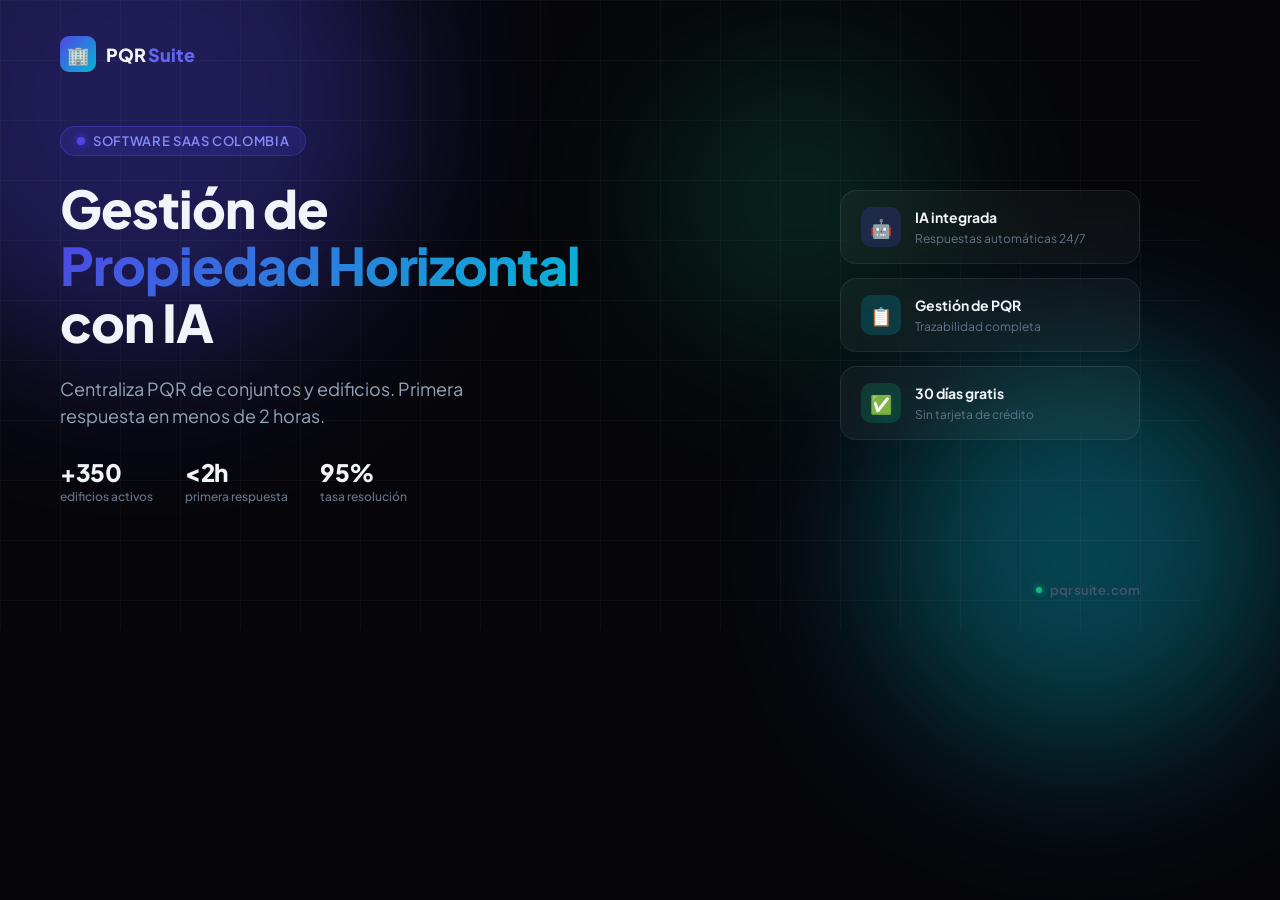
<file: og-image.html>
<!DOCTYPE html>
<html lang="es">
<head>
<meta charset="UTF-8">
<meta name="viewport" content="width=1200">
<title>OG Image — PQR Suite</title>
<link href="https://fonts.googleapis.com/css2?family=Plus+Jakarta+Sans:wght@400;600;700;800&display=swap" rel="stylesheet">
<style>
  * { margin: 0; padding: 0; box-sizing: border-box; }

  body {
    width: 1200px;
    height: 630px;
    overflow: hidden;
    background: #06060a;
    font-family: 'Plus Jakarta Sans', sans-serif;
    display: flex;
    align-items: center;
    justify-content: center;
    position: relative;
  }

  /* Blobs de fondo */
  .blob {
    position: absolute;
    border-radius: 50%;
    filter: blur(80px);
    opacity: 0.35;
  }
  .blob-1 {
    width: 520px; height: 520px;
    background: #4F46E5;
    top: -160px; left: -120px;
  }
  .blob-2 {
    width: 400px; height: 400px;
    background: #06B6D4;
    bottom: -120px; right: -80px;
  }
  .blob-3 {
    width: 280px; height: 280px;
    background: #10B981;
    top: 60px; right: 260px;
    opacity: 0.18;
  }

  /* Grid sutil */
  .grid {
    position: absolute;
    inset: 0;
    background-image:
      linear-gradient(rgba(255,255,255,0.03) 1px, transparent 1px),
      linear-gradient(90deg, rgba(255,255,255,0.03) 1px, transparent 1px);
    background-size: 60px 60px;
  }

  /* Contenido principal */
  .card {
    position: relative;
    z-index: 10;
    width: 1080px;
    display: flex;
    align-items: center;
    gap: 64px;
  }

  /* Lado izquierdo */
  .left {
    flex: 1;
    display: flex;
    flex-direction: column;
    gap: 24px;
  }

  .badge {
    display: inline-flex;
    align-items: center;
    gap: 8px;
    background: rgba(79, 70, 229, 0.18);
    border: 1px solid rgba(79, 70, 229, 0.4);
    border-radius: 100px;
    padding: 6px 16px;
    width: fit-content;
  }
  .badge-dot {
    width: 8px; height: 8px;
    background: #4F46E5;
    border-radius: 50%;
    box-shadow: 0 0 8px #4F46E5;
  }
  .badge span {
    font-size: 13px;
    font-weight: 600;
    color: #818CF8;
    letter-spacing: 0.05em;
    text-transform: uppercase;
  }

  .headline {
    font-size: 52px;
    font-weight: 800;
    line-height: 1.1;
    color: #F1F5F9;
    letter-spacing: -0.02em;
  }
  .headline em {
    font-style: normal;
    background: linear-gradient(135deg, #4F46E5, #06B6D4);
    -webkit-background-clip: text;
    -webkit-text-fill-color: transparent;
    background-clip: text;
  }

  .sub {
    font-size: 18px;
    color: #94A3B8;
    line-height: 1.5;
    max-width: 420px;
  }

  .stats {
    display: flex;
    gap: 32px;
    margin-top: 4px;
  }
  .stat {
    display: flex;
    flex-direction: column;
    gap: 2px;
  }
  .stat-value {
    font-size: 24px;
    font-weight: 800;
    color: #F1F5F9;
    letter-spacing: -0.02em;
  }
  .stat-label {
    font-size: 12px;
    color: #64748B;
    font-weight: 500;
  }

  /* Lado derecho */
  .right {
    display: flex;
    flex-direction: column;
    gap: 14px;
    min-width: 300px;
  }

  .feature-card {
    background: rgba(255,255,255,0.04);
    border: 1px solid rgba(255,255,255,0.08);
    border-radius: 16px;
    padding: 16px 20px;
    display: flex;
    align-items: center;
    gap: 14px;
    backdrop-filter: blur(10px);
  }
  .feature-icon {
    width: 40px; height: 40px;
    border-radius: 10px;
    display: flex;
    align-items: center;
    justify-content: center;
    font-size: 18px;
    flex-shrink: 0;
  }
  .icon-indigo { background: rgba(79,70,229,0.2); }
  .icon-cyan   { background: rgba(6,182,212,0.2); }
  .icon-emerald{ background: rgba(16,185,129,0.2); }

  .feature-text strong {
    display: block;
    font-size: 14px;
    font-weight: 700;
    color: #F1F5F9;
  }
  .feature-text span {
    font-size: 12px;
    color: #64748B;
  }

  /* URL */
  .url-bar {
    position: absolute;
    bottom: 32px;
    right: 60px;
    z-index: 10;
    display: flex;
    align-items: center;
    gap: 8px;
    color: #475569;
    font-size: 13px;
    font-weight: 600;
    letter-spacing: 0.02em;
  }
  .url-bar::before {
    content: '';
    display: block;
    width: 6px; height: 6px;
    border-radius: 50%;
    background: #10B981;
    box-shadow: 0 0 6px #10B981;
  }

  /* Logo / marca arriba */
  .logo-bar {
    position: absolute;
    top: 36px;
    left: 60px;
    z-index: 10;
    display: flex;
    align-items: center;
    gap: 10px;
  }
  .logo-icon {
    width: 36px; height: 36px;
    background: linear-gradient(135deg, #4F46E5, #06B6D4);
    border-radius: 9px;
    display: flex;
    align-items: center;
    justify-content: center;
    font-size: 18px;
  }
  .logo-name {
    font-size: 18px;
    font-weight: 800;
    color: #F1F5F9;
    letter-spacing: -0.01em;
  }
  .logo-name span { color: #6366F1; }
</style>
</head>
<body>

<div class="blob blob-1"></div>
<div class="blob blob-2"></div>
<div class="blob blob-3"></div>
<div class="grid"></div>

<!-- Logo -->
<div class="logo-bar">
  <div class="logo-icon">🏢</div>
  <div class="logo-name">PQR <span>Suite</span></div>
</div>

<!-- URL -->
<div class="url-bar">pqrsuite.com</div>

<!-- Contenido -->
<div class="card">
  <div class="left">
    <div class="badge">
      <div class="badge-dot"></div>
      <span>Software SaaS Colombia</span>
    </div>

    <h1 class="headline">
      Gestión de<br>
      <em>Propiedad Horizontal</em><br>
      con IA
    </h1>

    <p class="sub">
      Centraliza PQR de conjuntos y edificios. Primera respuesta en menos de 2 horas.
    </p>

    <div class="stats">
      <div class="stat">
        <span class="stat-value">+350</span>
        <span class="stat-label">edificios activos</span>
      </div>
      <div class="stat">
        <span class="stat-value">&lt;2h</span>
        <span class="stat-label">primera respuesta</span>
      </div>
      <div class="stat">
        <span class="stat-value">95%</span>
        <span class="stat-label">tasa resolución</span>
      </div>
    </div>
  </div>

  <div class="right">
    <div class="feature-card">
      <div class="feature-icon icon-indigo">🤖</div>
      <div class="feature-text">
        <strong>IA integrada</strong>
        <span>Respuestas automáticas 24/7</span>
      </div>
    </div>
    <div class="feature-card">
      <div class="feature-icon icon-cyan">📋</div>
      <div class="feature-text">
        <strong>Gestión de PQR</strong>
        <span>Trazabilidad completa</span>
      </div>
    </div>
    <div class="feature-card">
      <div class="feature-icon icon-emerald">✅</div>
      <div class="feature-text">
        <strong>30 días gratis</strong>
        <span>Sin tarjeta de crédito</span>
      </div>
    </div>
  </div>
</div>

</body>
</html>
</file>
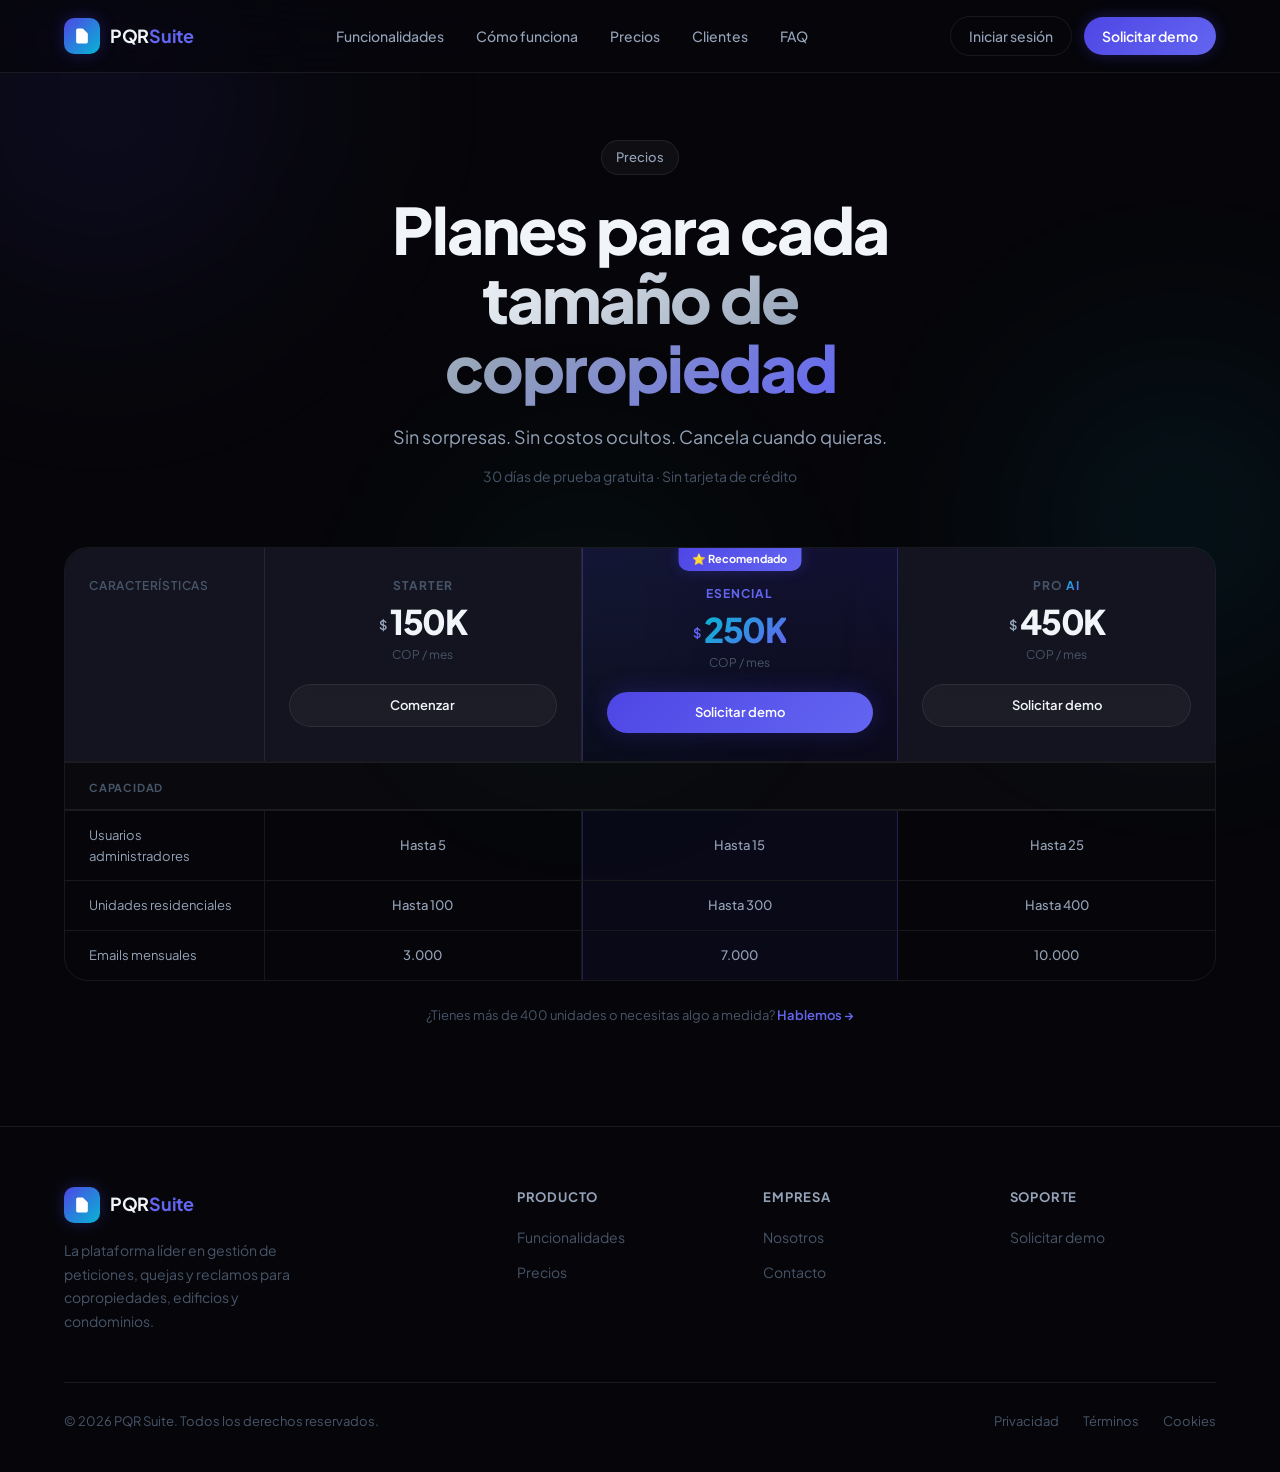
<file: precios.html>
<!DOCTYPE html>
<html lang="es-CO">
<head>
  <meta charset="UTF-8" />
  <meta name="viewport" content="width=device-width, initial-scale=1.0" />
  <title>Precios | PQR Suite — Software de Propiedad Horizontal</title>
  <meta name="description" content="Planes y precios de PQR Suite para la gestión de propiedad horizontal. Starter $150K/mes, Esencial $250K/mes, Pro AI $450K/mes. 30 días gratis, sin tarjeta de crédito.">
  <link rel="canonical" href="https://pqrsuite.com/precios.html">
  <link rel="icon" type="image/svg+xml" href="favicon.svg">
  <link rel="apple-touch-icon" sizes="180x180" href="apple-touch-icon.png">
  <link rel="stylesheet" href="styles.css">
  <link rel="preconnect" href="https://fonts.googleapis.com" />
  <link rel="preconnect" href="https://fonts.gstatic.com" crossorigin />
  <link href="https://fonts.googleapis.com/css2?family=Plus+Jakarta+Sans:wght@300;400;500;600;700;800&display=swap" rel="stylesheet" />
  <meta property="og:title" content="Precios | PQR Suite — Software de Propiedad Horizontal">
  <meta property="og:description" content="Planes y precios de PQR Suite para la gestión de propiedad horizontal. Starter $150K/mes, Esencial $250K/mes, Pro AI $450K/mes. 30 días gratis, sin tarjeta de crédito.">
  <meta property="og:image" content="https://pqrsuite.com/og-image.png">
  <meta property="og:image:width" content="1200">
  <meta property="og:image:height" content="630">
  <meta property="og:url" content="https://pqrsuite.com/precios.html">
  <meta property="og:type" content="website">
  <meta name="twitter:card" content="summary_large_image">
  <meta name="twitter:image" content="https://pqrsuite.com/og-image.png">
  <script async src="https://www.googletagmanager.com/gtag/js?id=G-RET8SDQNM5"></script>
  <script>window.dataLayer=window.dataLayer||[];function gtag(){dataLayer.push(arguments);}gtag('js',new Date());gtag('config','G-RET8SDQNM5');</script>
</head>
<body>

<div class="blobs" aria-hidden="true">
  <div class="blob blob-1"></div>
  <div class="blob blob-2"></div>
  <div class="blob blob-3"></div>
</div>

<!-- Mobile menu -->
<div class="mobile-menu" id="mobileMenu" role="dialog" aria-label="Menú de navegación">
  <button class="mobile-menu-close" onclick="closeMobileMenu()" aria-label="Cerrar menú">✕</button>
  <a href="/">Inicio</a>
  <a href="/funcionalidades.html">Funcionalidades</a>
  <a href="/precios.html">Precios</a>
  <a href="/contacto.html">Contacto</a>
  <a href="/demo.html" class="btn-primary" style="margin-top:8px">Solicitar demo</a>
</div>

<!-- Navbar -->
<nav role="navigation" aria-label="Navegación principal">
  <div class="container nav-inner">
    <a href="/" class="logo" aria-label="PQR Suite inicio">
      <div class="logo-icon" aria-hidden="true">
        <svg viewBox="0 0 24 24" xmlns="http://www.w3.org/2000/svg"><path d="M9 12h6m-6 4h6m2 5H7a2 2 0 01-2-2V5a2 2 0 012-2h5.586a1 1 0 01.707.293l5.414 5.414a1 1 0 01.293.707V19a2 2 0 01-2 2z"/></svg>
      </div>
      <span class="logo-name">PQR<span>Suite</span></span>
    </a>
    <ul class="nav-links" role="list">
      <li><a href="/funcionalidades.html">Funcionalidades</a></li>
      <li><a href="/#how-it-works">Cómo funciona</a></li>
      <li><a href="/precios.html">Precios</a></li>
      <li><a href="/#testimonials">Clientes</a></li>
      <li><a href="/#faq">FAQ</a></li>
    </ul>
    <div class="nav-actions">
      <a href="https://app.pqrsuite.com" target="_blank" rel="noopener noreferrer" class="btn-nav-ghost">Iniciar sesión</a>
      <a href="/demo.html" class="btn-nav-cta">Solicitar demo</a>
    </div>
    <button class="hamburger" onclick="openMobileMenu()" aria-label="Abrir menú" aria-expanded="false" id="hamburgerBtn">
      <span></span><span></span><span></span>
    </button>
  </div>
</nav>

<!-- Page hero -->
<header style="padding: 140px 0 60px; position:relative; z-index:1;">
  <div class="container">
    <div style="text-align:center; max-width:680px; margin:0 auto;">
      <span class="badge" style="margin-bottom:20px; display:inline-flex;">Precios</span>
      <h1 style="font-size:clamp(36px,5vw,64px); font-weight:800; letter-spacing:-2px; line-height:1.08; margin-bottom:20px;">
        Planes para cada<br>
        <span class="gradient-text">tamaño de copropiedad</span>
      </h1>
      <p style="font-size:18px; color:var(--text-secondary); line-height:1.7; margin-bottom:12px;">
        Sin sorpresas. Sin costos ocultos. Cancela cuando quieras.
      </p>
      <p style="font-size:14px; color:var(--text-muted);">30 días de prueba gratuita · Sin tarjeta de crédito</p>
    </div>
  </div>
</header>

<!-- Pricing section -->
<section style="padding: 0 0 100px; position:relative; z-index:1;">
  <div class="container">

    <!-- Plan cards -->
    <div class="fade-up pricing-header-grid" style="display:grid;grid-template-columns:200px 1fr 1fr 1fr;gap:0;border-radius:var(--radius-xl) var(--radius-xl) 0 0;overflow:hidden;border:1px solid var(--glass-border);border-bottom:none">
      <div class="pricing-label-cell" style="background:var(--bg-elevated);padding:28px 24px;border-right:1px solid var(--glass-border)">
        <div style="font-size:12px;color:var(--text-muted);font-weight:600;text-transform:uppercase;letter-spacing:0.8px">Características</div>
      </div>

      <!-- Starter -->
      <div class="pricing-plan-card" style="background:var(--bg-elevated);padding:28px 24px;border-right:1px solid var(--glass-border);text-align:center">
        <div style="font-size:12px;font-weight:700;text-transform:uppercase;letter-spacing:1px;color:var(--text-muted);margin-bottom:10px">Starter</div>
        <div style="display:flex;align-items:flex-end;justify-content:center;gap:3px;margin-bottom:6px">
          <span style="font-size:13px;font-weight:600;color:var(--text-secondary);padding-bottom:4px">$</span>
          <span style="font-size:34px;font-weight:800;letter-spacing:-1.5px;line-height:1">150K</span>
        </div>
        <div style="font-size:12px;color:var(--text-muted);margin-bottom:20px">COP / mes</div>
        <a href="https://wa.me/573145678786?text=Hola%2C%20me%20interesa%20el%20plan%20Starter%20de%20PQR%20Suite" target="_blank" rel="noopener noreferrer" class="btn-secondary" style="width:100%;justify-content:center;font-size:13px;padding:10px 16px" onclick="gtag('event','whatsapp_click',{event_category:'precios',event_label:'starter'})">Comenzar</a>
        <ul class="plan-features-mobile">
          <li>Hasta 100 unidades residenciales</li>
          <li>Hasta 5 usuarios administradores</li>
          <li>Radicación y seguimiento de PQR</li>
          <li>Grupos, minutas y actas</li>
        </ul>
      </div>

      <!-- Esencial -->
      <div class="pricing-plan-card" style="background:linear-gradient(180deg,rgba(79,70,229,0.18) 0%,rgba(79,70,229,0.08) 100%);padding:28px 24px;border-right:1px solid rgba(99,102,241,0.3);border-left:1px solid rgba(99,102,241,0.3);text-align:center;position:relative">
        <div style="position:absolute;top:-1px;left:50%;transform:translateX(-50%);background:linear-gradient(135deg,var(--accent),var(--accent-light));padding:3px 14px;border-radius:0 0 10px 10px;font-size:11px;font-weight:700;color:#fff;white-space:nowrap;box-shadow:0 0 14px var(--accent-glow)">⭐ Recomendado</div>
        <div style="font-size:12px;font-weight:700;text-transform:uppercase;letter-spacing:1px;color:var(--accent-light);margin-bottom:10px;margin-top:8px">Esencial</div>
        <div style="display:flex;align-items:flex-end;justify-content:center;gap:3px;margin-bottom:6px">
          <span style="font-size:13px;font-weight:600;color:var(--accent-light);padding-bottom:4px">$</span>
          <span style="font-size:34px;font-weight:800;letter-spacing:-1.5px;line-height:1;background:linear-gradient(135deg,var(--cyan),var(--accent-light));-webkit-background-clip:text;-webkit-text-fill-color:transparent;background-clip:text">250K</span>
        </div>
        <div style="font-size:12px;color:var(--text-muted);margin-bottom:20px">COP / mes</div>
        <a href="https://wa.me/573145678786?text=Hola%2C%20me%20interesa%20el%20plan%20Esencial%20de%20PQR%20Suite" target="_blank" rel="noopener noreferrer" class="btn-primary" style="width:100%;justify-content:center;font-size:13px;padding:10px 16px" onclick="gtag('event','whatsapp_click',{event_category:'precios',event_label:'esencial'})">Solicitar demo</a>
        <ul class="plan-features-mobile">
          <li>Hasta 300 unidades residenciales</li>
          <li>Hasta 15 usuarios administradores</li>
          <li>Mailing masivo con confirmación de lectura</li>
          <li>Todo lo del plan Starter</li>
        </ul>
      </div>

      <!-- Pro AI -->
      <div class="pricing-plan-card" style="background:var(--bg-elevated);padding:28px 24px;text-align:center">
        <div style="font-size:12px;font-weight:700;text-transform:uppercase;letter-spacing:1px;color:var(--text-muted);margin-bottom:10px">Pro <span style="background:linear-gradient(135deg,var(--cyan),var(--accent-light));-webkit-background-clip:text;-webkit-text-fill-color:transparent;background-clip:text">AI</span></div>
        <div style="display:flex;align-items:flex-end;justify-content:center;gap:3px;margin-bottom:6px">
          <span style="font-size:13px;font-weight:600;color:var(--text-secondary);padding-bottom:4px">$</span>
          <span style="font-size:34px;font-weight:800;letter-spacing:-1.5px;line-height:1">450K</span>
        </div>
        <div style="font-size:12px;color:var(--text-muted);margin-bottom:20px">COP / mes</div>
        <a href="https://wa.me/573145678786?text=Hola%2C%20me%20interesa%20el%20plan%20Pro%20AI%20de%20PQR%20Suite" target="_blank" rel="noopener noreferrer" class="btn-secondary" style="width:100%;justify-content:center;font-size:13px;padding:10px 16px" onclick="gtag('event','whatsapp_click',{event_category:'precios',event_label:'pro_ai'})">Solicitar demo</a>
        <ul class="plan-features-mobile">
          <li>Hasta 400 unidades residenciales</li>
          <li>Hasta 25 usuarios administradores</li>
          <li>Recepción de PQR por WhatsApp</li>
          <li>Inteligencia Artificial incluida</li>
        </ul>
      </div>
    </div>

    <!-- Comparison rows -->
    <div class="fade-up pricing-comparison-table" style="border:1px solid var(--glass-border);border-radius:0 0 var(--radius-xl) var(--radius-xl);overflow:hidden" role="table" aria-label="Comparativa de planes">
      <div style="background:rgba(255,255,255,0.02);padding:10px 24px;border-top:1px solid var(--glass-border);border-bottom:1px solid var(--glass-border)">
        <span style="font-size:11px;font-weight:700;text-transform:uppercase;letter-spacing:0.8px;color:var(--text-muted)">Capacidad</span>
      </div>
      <div class="compare-row" role="row">
        <div class="compare-label" role="cell">Usuarios administradores</div>
        <div class="compare-cell" role="cell">Hasta 5</div>
        <div class="compare-cell compare-cell--featured" role="cell">Hasta 15</div>
        <div class="compare-cell" role="cell">Hasta 25</div>
      </div>
      <div class="compare-row" role="row">
        <div class="compare-label" role="cell">Unidades residenciales</div>
        <div class="compare-cell" role="cell">Hasta 100</div>
        <div class="compare-cell compare-cell--featured" role="cell">Hasta 300</div>
        <div class="compare-cell" role="cell">Hasta 400</div>
      </div>
      <div class="compare-row" role="row">
        <div class="compare-label" role="cell">Emails mensuales</div>
        <div class="compare-cell" role="cell">3.000</div>
        <div class="compare-cell compare-cell--featured" role="cell">7.000</div>
        <div class="compare-cell" role="cell">10.000</div>
      </div>
    </div>

    <p style="text-align:center;font-size:13px;color:var(--text-muted);margin-top:24px">
      ¿Tienes más de 400 unidades o necesitas algo a medida?
      <a href="https://wa.me/573145678786?text=Hola%2C%20necesito%20un%20plan%20personalizado" target="_blank" rel="noopener noreferrer" style="color:var(--accent-light);text-decoration:none;font-weight:600" onclick="gtag('event','whatsapp_click',{event_category:'precios',event_label:'custom'})">Hablemos →</a>
    </p>

  </div>
</section>

<!-- Footer -->
<footer>
  <div class="container">
    <div class="footer-grid">
      <div class="footer-brand">
        <a href="/" class="logo" aria-label="PQR Suite">
          <div class="logo-icon" aria-hidden="true">
            <svg viewBox="0 0 24 24" xmlns="http://www.w3.org/2000/svg"><path d="M9 12h6m-6 4h6m2 5H7a2 2 0 01-2-2V5a2 2 0 012-2h5.586a1 1 0 01.707.293l5.414 5.414a1 1 0 01.293.707V19a2 2 0 01-2 2z"/></svg>
          </div>
          <span class="logo-name">PQR<span>Suite</span></span>
        </a>
        <p>La plataforma líder en gestión de peticiones, quejas y reclamos para copropiedades, edificios y condominios.</p>
      </div>
      <div class="footer-col">
        <h4>Producto</h4>
        <ul>
          <li><a href="/funcionalidades.html">Funcionalidades</a></li>
          <li><a href="/precios.html">Precios</a></li>
        </ul>
      </div>
      <div class="footer-col">
        <h4>Empresa</h4>
        <ul>
          <li><a href="#">Nosotros</a></li>
          <li><a href="/contacto.html">Contacto</a></li>
        </ul>
      </div>
      <div class="footer-col">
        <h4>Soporte</h4>
        <ul>
          <li><a href="/demo.html">Solicitar demo</a></li>
        </ul>
      </div>
    </div>
    <div class="footer-bottom">
      <p class="footer-copy">© 2026 PQR Suite. Todos los derechos reservados.</p>
      <div class="footer-legal">
        <a href="#">Privacidad</a>
        <a href="#">Términos</a>
        <a href="#">Cookies</a>
      </div>
    </div>
  </div>
</footer>

<script>
  function openMobileMenu() {
    document.getElementById('mobileMenu').classList.add('open');
    document.getElementById('hamburgerBtn').setAttribute('aria-expanded', 'true');
    document.body.style.overflow = 'hidden';
  }
  function closeMobileMenu() {
    document.getElementById('mobileMenu').classList.remove('open');
    document.getElementById('hamburgerBtn').setAttribute('aria-expanded', 'false');
    document.body.style.overflow = '';
  }
  document.addEventListener('keydown', e => { if (e.key === 'Escape') closeMobileMenu(); });
  const observer = new IntersectionObserver(entries => {
    entries.forEach(e => { if (e.isIntersecting) { e.target.classList.add('visible'); observer.unobserve(e.target); } });
  }, { threshold: 0.1 });
  document.querySelectorAll('.fade-up').forEach(el => observer.observe(el));
</script>
</body>
</html>
</file>
<file: styles.css>
*, *::before, *::after { box-sizing: border-box; margin: 0; padding: 0; }

    :root {
      --bg-void:      #06060a;
      --bg-base:      #0a0a10;
      --bg-surface:   #0f0f17;
      --bg-elevated:  #141420;
      --glass-bg:     rgba(255,255,255,0.04);
      --glass-border: rgba(255,255,255,0.08);
      --glass-hover:  rgba(255,255,255,0.07);

      --accent:       #4F46E5;
      --accent-light: #6366F1;
      --accent-glow:  rgba(79,70,229,0.3);
      --cyan:         #06B6D4;
      --cyan-glow:    rgba(6,182,212,0.25);
      --emerald:      #10B981;
      --emerald-glow: rgba(16,185,129,0.25);
      --amber:        #F59E0B;
      --rose:         #F43F5E;

      --text-primary:   #F1F5F9;
      --text-secondary: #94A3B8;
      --text-muted:     #475569;

      --radius-sm:  8px;
      --radius-md:  12px;
      --radius-lg:  16px;
      --radius-xl:  24px;
      --radius-2xl: 32px;

      --ease-out: cubic-bezier(0.16, 1, 0.3, 1);
      --ease-in:  cubic-bezier(0.7, 0, 0.84, 0);

      --font: 'Plus Jakarta Sans', system-ui, sans-serif;
    }

    html { scroll-behavior: smooth; }

    body {
      font-family: var(--font);
      background-color: var(--bg-void);
      color: var(--text-primary);
      line-height: 1.6;
      overflow-x: hidden;
      -webkit-font-smoothing: antialiased;
    }

    /* ─── SCROLLBAR ─── */
    ::-webkit-scrollbar { width: 6px; }
    ::-webkit-scrollbar-track { background: var(--bg-base); }
    ::-webkit-scrollbar-thumb { background: var(--glass-border); border-radius: 99px; }

    /* ─── UTILITIES ─── */
    .container { max-width: 1200px; margin: 0 auto; padding: 0 24px; }
    .section { padding: 100px 0; }
    .badge {
      display: inline-flex; align-items: center; gap: 6px;
      padding: 6px 14px; border-radius: 99px;
      border: 1px solid var(--glass-border);
      background: var(--glass-bg);
      font-size: 13px; font-weight: 500; color: var(--text-secondary);
      backdrop-filter: blur(8px);
    }
    .badge .dot {
      width: 6px; height: 6px; border-radius: 99px;
      background: var(--emerald);
      box-shadow: 0 0 6px var(--emerald);
      animation: pulse-dot 2s infinite;
    }
    @keyframes pulse-dot {
      0%,100% { opacity:1; transform:scale(1); }
      50%      { opacity:.6; transform:scale(1.3); }
    }

    .gradient-text {
      background: linear-gradient(135deg, #F1F5F9 0%, #94A3B8 50%, var(--accent-light) 100%);
      -webkit-background-clip: text; -webkit-text-fill-color: transparent;
      background-clip: text;
    }
    .gradient-text-accent {
      background: linear-gradient(135deg, var(--cyan) 0%, var(--accent-light) 60%, var(--rose) 100%);
      -webkit-background-clip: text; -webkit-text-fill-color: transparent;
      background-clip: text;
    }

    .btn-primary {
      display: inline-flex; align-items: center; gap: 8px;
      padding: 14px 28px; border-radius: 99px;
      background: linear-gradient(135deg, var(--accent) 0%, var(--accent-light) 100%);
      color: #fff; font-family: var(--font); font-weight: 600; font-size: 15px;
      border: none; cursor: pointer; text-decoration: none;
      box-shadow: 0 0 24px var(--accent-glow), 0 4px 16px rgba(0,0,0,0.4);
      transition: transform 200ms var(--ease-out), box-shadow 200ms var(--ease-out);
    }
    .btn-primary:hover {
      transform: translateY(-2px);
      box-shadow: 0 0 36px var(--accent-glow), 0 8px 24px rgba(0,0,0,0.5);
    }
    .btn-secondary {
      display: inline-flex; align-items: center; gap: 8px;
      padding: 13px 28px; border-radius: 99px;
      background: var(--glass-bg); color: var(--text-primary);
      font-family: var(--font); font-weight: 600; font-size: 15px;
      border: 1px solid var(--glass-border); cursor: pointer; text-decoration: none;
      backdrop-filter: blur(8px);
      transition: background 200ms var(--ease-out), border-color 200ms var(--ease-out), transform 200ms var(--ease-out);
    }
    .btn-secondary:hover {
      background: var(--glass-hover);
      border-color: rgba(255,255,255,0.16);
      transform: translateY(-2px);
    }

    .glass-card {
      background: var(--glass-bg);
      border: 1px solid var(--glass-border);
      border-radius: var(--radius-xl);
      backdrop-filter: blur(16px);
      transition: background 250ms var(--ease-out), border-color 250ms var(--ease-out), transform 250ms var(--ease-out);
    }
    .glass-card:hover {
      background: var(--glass-hover);
      border-color: rgba(255,255,255,0.12);
      transform: translateY(-4px);
    }

    /* ─── AMBIENT BLOBS ─── */
    .blobs {
      position: fixed; inset: 0; pointer-events: none; z-index: 0; overflow: hidden;
    }
    .blob {
      position: absolute; border-radius: 50%; filter: blur(80px);
      animation: float 20s ease-in-out infinite;
    }
    .blob-1 {
      width: 600px; height: 600px; top: -200px; left: -200px;
      background: radial-gradient(circle, rgba(79,70,229,0.12) 0%, transparent 70%);
      animation-duration: 22s;
    }
    .blob-2 {
      width: 500px; height: 500px; top: 30%; right: -150px;
      background: radial-gradient(circle, rgba(6,182,212,0.1) 0%, transparent 70%);
      animation-duration: 18s; animation-delay: -8s;
    }
    .blob-3 {
      width: 400px; height: 400px; bottom: 10%; left: 30%;
      background: radial-gradient(circle, rgba(16,185,129,0.08) 0%, transparent 70%);
      animation-duration: 25s; animation-delay: -14s;
    }
    @keyframes float {
      0%,100% { transform: translate(0,0) scale(1); }
      33%      { transform: translate(30px,-40px) scale(1.05); }
      66%      { transform: translate(-20px,25px) scale(0.97); }
    }

    /* ─── NAVBAR ─── */
    nav {
      position: fixed; top: 0; left: 0; right: 0; z-index: 100;
      padding: 16px 0;
      background: rgba(6,6,10,0.7);
      backdrop-filter: blur(20px) saturate(180%);
      border-bottom: 1px solid var(--glass-border);
      transition: background 300ms;
    }
    .nav-inner {
      display: flex; align-items: center; justify-content: space-between;
    }
    .logo {
      display: flex; align-items: center; gap: 10px;
      text-decoration: none;
    }
    .logo-icon {
      width: 36px; height: 36px; border-radius: 10px;
      background: linear-gradient(135deg, var(--accent) 0%, var(--cyan) 100%);
      display: flex; align-items: center; justify-content: center;
      box-shadow: 0 0 16px var(--accent-glow);
    }
    .logo-icon svg { width: 20px; height: 20px; fill: #fff; }
    .logo-name {
      font-weight: 700; font-size: 18px; color: var(--text-primary); letter-spacing: -0.3px;
    }
    .logo-name span { color: var(--accent-light); }
    .nav-links {
      display: flex; align-items: center; gap: 32px; list-style: none;
    }
    .nav-links a {
      color: var(--text-secondary); text-decoration: none; font-size: 14px; font-weight: 500;
      transition: color 200ms;
    }
    .nav-links a:hover { color: var(--text-primary); }
    .nav-actions { display: flex; align-items: center; gap: 12px; }
    .btn-nav-ghost {
      padding: 8px 18px; border-radius: 99px;
      background: transparent; color: var(--text-secondary);
      border: 1px solid var(--glass-border); font-family: var(--font);
      font-size: 14px; font-weight: 500; cursor: pointer; text-decoration: none;
      transition: color 200ms, border-color 200ms;
    }
    .btn-nav-ghost:hover { color: var(--text-primary); border-color: rgba(255,255,255,0.16); }
    .btn-nav-cta {
      padding: 8px 18px; border-radius: 99px;
      background: linear-gradient(135deg, var(--accent), var(--accent-light));
      color: #fff; font-family: var(--font); font-size: 14px; font-weight: 600;
      border: none; cursor: pointer; text-decoration: none;
      box-shadow: 0 0 16px var(--accent-glow);
      transition: transform 200ms var(--ease-out), box-shadow 200ms var(--ease-out);
    }
    .btn-nav-cta:hover { transform: translateY(-1px); box-shadow: 0 0 24px var(--accent-glow); }

    .hamburger { display: none; background: none; border: none; cursor: pointer; padding: 4px; }
    .hamburger span {
      display: block; width: 22px; height: 2px;
      background: var(--text-secondary); border-radius: 2px;
      transition: transform 300ms, opacity 300ms;
    }
    .hamburger span+span { margin-top: 5px; }

    /* ─── HERO ─── */
    .hero {
      position: relative; min-height: 100vh;
      display: flex; align-items: center; padding-top: 80px;
      overflow: hidden;
    }
    .hero-grid {
      position: absolute; inset: 0; z-index: 0;
      background-image:
        linear-gradient(rgba(255,255,255,0.03) 1px, transparent 1px),
        linear-gradient(90deg, rgba(255,255,255,0.03) 1px, transparent 1px);
      background-size: 60px 60px;
      mask-image: radial-gradient(ellipse 80% 60% at 50% 50%, black 0%, transparent 100%);
    }
    .hero-content { position: relative; z-index: 1; max-width: 720px; }
    .hero-badge { margin-bottom: 24px; }
    .hero h1 {
      font-size: clamp(40px, 5.5vw, 72px);
      font-weight: 800; letter-spacing: -2px; line-height: 1.08;
      margin-bottom: 24px;
    }
    .hero p {
      font-size: clamp(16px, 1.5vw, 19px);
      color: var(--text-secondary); line-height: 1.7;
      max-width: 560px; margin-bottom: 40px;
    }
    .hero-cta { display: flex; align-items: center; gap: 16px; flex-wrap: wrap; }
    .hero-cta-note { font-size: 13px; color: var(--text-muted); margin-top: 16px; }
    .hero-stats {
      display: flex; gap: 40px; margin-top: 64px; flex-wrap: wrap;
    }
    .hero-stat-item {}
    .hero-stat-number {
      font-size: 32px; font-weight: 800; letter-spacing: -1px;
      line-height: 1.1;
    }
    .hero-stat-label { font-size: 13px; color: var(--text-muted); margin-top: 2px; }

    .hero-visual {
      position: absolute; right: -40px; top: 50%; transform: translateY(-50%);
      width: 520px; z-index: 1;
    }

    /* Dashboard mockup */
    .dashboard-mockup {
      background: var(--bg-surface);
      border: 1px solid var(--glass-border);
      border-radius: var(--radius-2xl);
      overflow: hidden;
      box-shadow: 0 40px 80px rgba(0,0,0,0.6), 0 0 0 1px rgba(255,255,255,0.04);
    }
    .mockup-bar {
      display: flex; align-items: center; gap: 6px;
      padding: 14px 20px;
      background: var(--bg-elevated);
      border-bottom: 1px solid var(--glass-border);
    }
    .mockup-dot { width: 10px; height: 10px; border-radius: 50%; }
    .mockup-dot:nth-child(1) { background: #FF5F57; }
    .mockup-dot:nth-child(2) { background: #FEBC2E; }
    .mockup-dot:nth-child(3) { background: #28C840; }
    .mockup-title {
      flex: 1; text-align: center; font-size: 12px; color: var(--text-muted); font-weight: 500;
    }
    .mockup-body { padding: 20px; }
    .mockup-grid { display: grid; grid-template-columns: 1fr 1fr; gap: 10px; margin-bottom: 12px; }
    .mockup-metric {
      background: var(--bg-elevated);
      border: 1px solid var(--glass-border);
      border-radius: var(--radius-md);
      padding: 12px 14px;
    }
    .mockup-metric-label { font-size: 10px; color: var(--text-muted); margin-bottom: 4px; }
    .mockup-metric-value { font-size: 20px; font-weight: 700; }
    .mockup-metric-trend { font-size: 10px; margin-top: 2px; }
    .color-emerald { color: var(--emerald); }
    .color-cyan { color: var(--cyan); }
    .color-amber { color: var(--amber); }
    .color-accent { color: var(--accent-light); }
    .color-rose { color: var(--rose); }

    .mockup-cases { display: flex; flex-direction: column; gap: 6px; }
    .mockup-case {
      display: flex; align-items: center; gap: 10px;
      background: var(--bg-elevated);
      border: 1px solid var(--glass-border);
      border-radius: var(--radius-sm); padding: 10px 12px;
    }
    .mockup-case-dot { width: 8px; height: 8px; border-radius: 50%; flex-shrink: 0; }
    .mockup-case-info { flex: 1; min-width: 0; }
    .mockup-case-title { font-size: 11px; font-weight: 500; white-space: nowrap; overflow: hidden; text-overflow: ellipsis; }
    .mockup-case-meta { font-size: 9px; color: var(--text-muted); margin-top: 2px; }
    .mockup-case-badge {
      font-size: 9px; font-weight: 600; padding: 2px 7px; border-radius: 99px;
      flex-shrink: 0;
    }
    .badge-resolved { background: rgba(16,185,129,0.15); color: var(--emerald); }
    .badge-open     { background: rgba(245,158,11,0.15); color: var(--amber); }
    .badge-new      { background: rgba(79,70,229,0.2); color: var(--accent-light); }

    /* ─── LOGOS ─── */
    .logos-section { padding: 48px 0; border-top: 1px solid var(--glass-border); border-bottom: 1px solid var(--glass-border); }
    .logos-label { text-align: center; font-size: 13px; color: var(--text-muted); margin-bottom: 28px; font-weight: 500; letter-spacing: 0.5px; text-transform: uppercase; }
    .logos-track {
      display: flex; align-items: center; justify-content: center;
      gap: 48px; flex-wrap: wrap;
    }
    .logo-item {
      font-size: 14px; font-weight: 700; color: var(--text-muted);
      letter-spacing: 1px; text-transform: uppercase; opacity: 0.5;
      transition: opacity 200ms;
    }
    .logo-item:hover { opacity: 0.8; }

    /* ─── SECTION HEADERS ─── */
    .section-header { text-align: center; margin-bottom: 64px; }
    .section-header h2 {
      font-size: clamp(30px, 3.5vw, 48px);
      font-weight: 800; letter-spacing: -1.5px; line-height: 1.1;
      margin: 16px 0 20px;
    }
    .section-header p {
      font-size: 17px; color: var(--text-secondary); max-width: 560px; margin: 0 auto; line-height: 1.7;
    }

    /* ─── METRICS SECTION ─── */
    .metrics-grid {
      display: grid; grid-template-columns: repeat(4, 1fr); gap: 16px; margin-bottom: 80px;
    }
    .metric-card {
      padding: 28px 24px; text-align: center;
      position: relative; overflow: hidden;
    }
    .metric-card::before {
      content: ''; position: absolute; inset: 0; border-radius: var(--radius-xl);
      background: linear-gradient(135deg, var(--glow-color, transparent) 0%, transparent 100%);
      opacity: 0.06;
    }
    .metric-icon {
      width: 44px; height: 44px; border-radius: var(--radius-md);
      display: flex; align-items: center; justify-content: center;
      margin: 0 auto 16px;
    }
    .metric-icon svg { width: 22px; height: 22px; }
    .metric-number {
      font-size: 42px; font-weight: 800; letter-spacing: -2px; line-height: 1;
      margin-bottom: 6px;
    }
    .metric-label { font-size: 13px; color: var(--text-secondary); font-weight: 500; }
    .metric-sublabel { font-size: 12px; color: var(--text-muted); margin-top: 4px; }

    /* ─── FEATURES ─── */
    .features-grid {
      display: grid; grid-template-columns: repeat(3, 1fr); gap: 20px;
    }
    .feature-card { padding: 32px; }
    .feature-icon {
      width: 48px; height: 48px; border-radius: var(--radius-md);
      display: flex; align-items: center; justify-content: center;
      margin-bottom: 20px;
    }
    .feature-icon svg { width: 24px; height: 24px; }
    .feature-card h3 { font-size: 18px; font-weight: 700; margin-bottom: 10px; letter-spacing: -0.3px; }
    .feature-card p { font-size: 14px; color: var(--text-secondary); line-height: 1.65; }
    .feature-tag {
      display: inline-flex; align-items: center; gap: 5px;
      margin-top: 16px; padding: 4px 10px; border-radius: 99px;
      font-size: 12px; font-weight: 600;
    }

    /* Feature highlight (large cards) */
    .features-highlight { display: grid; grid-template-columns: 1fr 1fr; gap: 20px; margin-top: 20px; }
    .feature-highlight-card { padding: 40px; position: relative; overflow: hidden; }
    .feature-highlight-card .bg-glow {
      position: absolute; width: 300px; height: 300px; border-radius: 50%;
      filter: blur(60px); opacity: 0.08; pointer-events: none;
    }

    /* ─── HOW IT WORKS ─── */
    .steps-grid {
      display: grid; grid-template-columns: repeat(4, 1fr); gap: 0; position: relative;
    }
    .steps-grid::before {
      content: ''; position: absolute; top: 28px; left: 12.5%; right: 12.5%;
      height: 1px; background: linear-gradient(90deg, transparent, var(--glass-border), var(--glass-border), transparent);
      z-index: 0;
    }
    .step-item { text-align: center; padding: 0 20px; position: relative; z-index: 1; }
    .step-number {
      width: 56px; height: 56px; border-radius: 50%;
      display: flex; align-items: center; justify-content: center;
      margin: 0 auto 24px;
      font-size: 18px; font-weight: 800;
      border: 1px solid var(--glass-border);
      background: var(--bg-surface);
    }
    .step-item h3 { font-size: 16px; font-weight: 700; margin-bottom: 10px; }
    .step-item p { font-size: 14px; color: var(--text-secondary); line-height: 1.6; }

    /* ─── SCREENSHOT / PRODUCT DEMO ─── */
    .demo-section { padding: 100px 0; }
    .demo-wrapper {
      background: var(--bg-surface);
      border: 1px solid var(--glass-border);
      border-radius: var(--radius-2xl);
      overflow: hidden;
      box-shadow: 0 60px 120px rgba(0,0,0,0.5);
    }
    .demo-topbar {
      display: flex; align-items: center; justify-content: space-between;
      padding: 16px 24px;
      background: var(--bg-elevated);
      border-bottom: 1px solid var(--glass-border);
    }
    .demo-tabs { display: flex; gap: 4px; }
    .demo-tab {
      padding: 6px 16px; border-radius: 99px;
      font-size: 13px; font-weight: 500; cursor: pointer;
      transition: background 200ms, color 200ms;
      color: var(--text-muted);
    }
    .demo-tab.active { background: var(--accent); color: #fff; }
    .demo-tab:not(.active):hover { background: var(--glass-bg); color: var(--text-secondary); }
    .demo-content { padding: 24px; }
    .demo-dash-grid { display: grid; grid-template-columns: 240px 1fr; gap: 16px; min-height: 340px; }
    .demo-sidebar {
      background: var(--bg-elevated); border: 1px solid var(--glass-border);
      border-radius: var(--radius-lg); padding: 16px;
    }
    .demo-sidebar-title { font-size: 11px; font-weight: 700; text-transform: uppercase; letter-spacing: 0.8px; color: var(--text-muted); margin-bottom: 12px; }
    .demo-nav-item {
      display: flex; align-items: center; gap: 10px;
      padding: 8px 10px; border-radius: var(--radius-sm);
      font-size: 13px; font-weight: 500; margin-bottom: 2px;
      cursor: pointer; transition: background 150ms;
      color: var(--text-secondary);
    }
    .demo-nav-item.active { background: rgba(79,70,229,0.15); color: var(--accent-light); }
    .demo-nav-item:not(.active):hover { background: var(--glass-bg); }
    .demo-nav-icon { width: 16px; height: 16px; opacity: 0.7; }
    .demo-main { display: flex; flex-direction: column; gap: 12px; }
    .demo-stats-row { display: grid; grid-template-columns: repeat(3, 1fr); gap: 10px; }
    .demo-stat {
      background: var(--bg-elevated); border: 1px solid var(--glass-border);
      border-radius: var(--radius-md); padding: 14px 16px;
    }
    .demo-stat-label { font-size: 11px; color: var(--text-muted); margin-bottom: 4px; }
    .demo-stat-value { font-size: 22px; font-weight: 800; letter-spacing: -1px; }
    .demo-stat-sub { font-size: 11px; margin-top: 2px; }
    .demo-table {
      background: var(--bg-elevated); border: 1px solid var(--glass-border);
      border-radius: var(--radius-md); overflow: hidden; flex: 1;
    }
    .demo-table-head {
      display: grid; grid-template-columns: 2fr 1fr 1fr 1fr;
      padding: 10px 16px; border-bottom: 1px solid var(--glass-border);
      font-size: 11px; font-weight: 700; color: var(--text-muted);
      text-transform: uppercase; letter-spacing: 0.5px;
    }
    .demo-table-row {
      display: grid; grid-template-columns: 2fr 1fr 1fr 1fr;
      padding: 11px 16px; border-bottom: 1px solid rgba(255,255,255,0.03);
      font-size: 12px; align-items: center;
      transition: background 150ms;
    }
    .demo-table-row:hover { background: var(--glass-bg); }
    .demo-table-row:last-child { border-bottom: none; }
    .case-title-cell { font-weight: 500; }
    .case-sub { font-size: 10px; color: var(--text-muted); margin-top: 2px; }
    .status-pill {
      display: inline-flex; align-items: center; gap: 4px;
      padding: 3px 9px; border-radius: 99px; font-size: 10px; font-weight: 600;
    }
    .status-dot { width: 5px; height: 5px; border-radius: 50%; }

    /* ─── PRICING ─── */

    /* ─── COMPARE TABLE ─── */
    .compare-row {
      display: grid;
      grid-template-columns: 200px 1fr 1fr 1fr;
      border-top: 1px solid var(--glass-border);
      transition: background 150ms;
    }
    .compare-row:hover { background: rgba(255,255,255,0.02); }
    .compare-label {
      padding: 14px 24px;
      font-size: 13px;
      color: var(--text-secondary);
      border-right: 1px solid var(--glass-border);
      display: flex;
      align-items: center;
    }
    .compare-cell {
      padding: 14px 16px;
      font-size: 13px;
      color: var(--text-secondary);
      text-align: center;
      display: flex;
      align-items: center;
      justify-content: center;
      border-right: 1px solid var(--glass-border);
      font-weight: 500;
    }
    .compare-cell:last-child { border-right: none; }
    .compare-cell--featured {
      background: rgba(79,70,229,0.06);
      border-right: 1px solid rgba(99,102,241,0.25);
      border-left: 1px solid rgba(99,102,241,0.25);
    }
    .c-yes {
      display: inline-flex;
      align-items: center;
      justify-content: center;
      width: 22px; height: 22px;
      border-radius: 50%;
      background: rgba(16,185,129,0.15);
      color: var(--emerald);
      font-size: 12px;
      font-weight: 700;
    }
    .c-no { color: var(--text-muted); font-size: 16px; font-weight: 300; }

    @media (max-width: 768px) {
      .compare-row { grid-template-columns: 1fr 1fr 1fr 1fr; }
      .compare-label { font-size: 11px; padding: 12px 10px; }
      .compare-cell { padding: 12px 8px; font-size: 11px; }
    }

    /* ─── PRICING MOBILE CARDS ─── */
    .pricing-plan-tabs { display: none; }
    .plan-features-mobile { display: none; }
    @media (max-width: 640px) {
      #pricing { overflow-x: hidden; }
      .pricing-label-cell { display: none !important; }
      .pricing-header-grid {
        display: flex !important;
        flex-direction: column;
        border-radius: var(--radius-xl) !important;
        border-bottom: 1px solid var(--glass-border) !important;
      }
      .pricing-plan-card {
        display: block !important;
        border-right: none !important;
        border-left: none !important;
        border-bottom: 1px solid var(--glass-border);
      }
      .pricing-plan-card:last-child { border-bottom: none !important; }
      .plan-features-mobile {
        display: block;
        list-style: none;
        margin: 16px 0 0;
        padding: 0;
        text-align: left;
      }
      .plan-features-mobile li {
        font-size: 13px;
        color: var(--text-secondary);
        padding: 5px 0;
        display: flex;
        align-items: center;
        gap: 8px;
      }
      .plan-features-mobile li::before {
        content: '\2713';
        display: inline-flex;
        align-items: center;
        justify-content: center;
        width: 18px; height: 18px;
        border-radius: 50%;
        background: rgba(16,185,129,0.15);
        color: var(--emerald);
        font-size: 10px;
        font-weight: 700;
        flex-shrink: 0;
      }
      .pricing-comparison-table { display: none !important; }
    }

    /* ─── TESTIMONIALS ─── */
    .testimonials-grid { display: grid; grid-template-columns: repeat(3, 1fr); gap: 20px; }
    .testimonial-card { padding: 32px; }
    .testimonial-stars { display: flex; gap: 4px; margin-bottom: 16px; }
    .star { width: 16px; height: 16px; color: var(--amber); }
    .testimonial-text { font-size: 15px; color: var(--text-secondary); line-height: 1.7; margin-bottom: 24px; font-style: italic; }
    .testimonial-author { display: flex; align-items: center; gap: 12px; }
    .testimonial-avatar {
      width: 40px; height: 40px; border-radius: 50%;
      display: flex; align-items: center; justify-content: center;
      font-size: 16px; font-weight: 700; flex-shrink: 0;
    }
    .testimonial-name { font-size: 14px; font-weight: 700; }
    .testimonial-role { font-size: 12px; color: var(--text-muted); }

    /* ─── CTA ─── */
    .cta-section { padding: 100px 0; }
    .cta-wrapper {
      background: linear-gradient(135deg, rgba(79,70,229,0.12) 0%, rgba(6,182,212,0.08) 50%, rgba(16,185,129,0.06) 100%);
      border: 1px solid rgba(79,70,229,0.25);
      border-radius: var(--radius-2xl);
      padding: 80px 60px;
      text-align: center;
      position: relative; overflow: hidden;
    }
    .cta-wrapper::before {
      content: ''; position: absolute; top: -100px; left: 50%; transform: translateX(-50%);
      width: 400px; height: 400px; border-radius: 50%;
      background: radial-gradient(circle, rgba(79,70,229,0.2) 0%, transparent 70%);
      pointer-events: none;
    }
    .cta-wrapper h2 {
      font-size: clamp(32px, 4vw, 52px); font-weight: 800; letter-spacing: -1.5px;
      line-height: 1.1; margin-bottom: 20px; position: relative;
    }
    .cta-wrapper p {
      font-size: 17px; color: var(--text-secondary); max-width: 480px; margin: 0 auto 40px;
      line-height: 1.7; position: relative;
    }
    .cta-buttons { display: flex; gap: 16px; justify-content: center; flex-wrap: wrap; position: relative; }
    .cta-note { font-size: 13px; color: var(--text-muted); margin-top: 20px; }

    /* ─── FOOTER ─── */
    footer {
      padding: 60px 0 40px;
      border-top: 1px solid var(--glass-border);
    }
    .footer-grid {
      display: grid; grid-template-columns: 2fr 1fr 1fr 1fr; gap: 40px; margin-bottom: 48px;
    }
    .footer-brand p { font-size: 14px; color: var(--text-muted); line-height: 1.7; margin-top: 16px; max-width: 260px; }
    .footer-col h4 { font-size: 13px; font-weight: 700; text-transform: uppercase; letter-spacing: 0.8px; color: var(--text-secondary); margin-bottom: 16px; }
    .footer-col ul { list-style: none; }
    .footer-col li { margin-bottom: 10px; }
    .footer-col a { color: var(--text-muted); text-decoration: none; font-size: 14px; transition: color 200ms; }
    .footer-col a:hover { color: var(--text-secondary); }
    .footer-bottom {
      display: flex; align-items: center; justify-content: space-between; flex-wrap: wrap; gap: 16px;
      padding-top: 28px; border-top: 1px solid var(--glass-border);
    }
    .footer-copy { font-size: 13px; color: var(--text-muted); }
    .footer-legal { display: flex; gap: 24px; }
    .footer-legal a { font-size: 13px; color: var(--text-muted); text-decoration: none; transition: color 200ms; }
    .footer-legal a:hover { color: var(--text-secondary); }

    /* ─── MOBILE MENU ─── */
    .mobile-menu {
      display: none; position: fixed; inset: 0; z-index: 99;
      background: rgba(6,6,10,0.97);
      backdrop-filter: blur(20px);
      flex-direction: column; align-items: center; justify-content: center; gap: 32px;
    }
    .mobile-menu.open { display: flex; }
    .mobile-menu a {
      font-size: 24px; font-weight: 700; color: var(--text-primary);
      text-decoration: none; transition: color 200ms;
    }
    .mobile-menu a:hover { color: var(--accent-light); }
    .mobile-menu-close {
      position: absolute; top: 24px; right: 24px;
      background: var(--glass-bg); border: 1px solid var(--glass-border);
      color: var(--text-primary); width: 40px; height: 40px;
      border-radius: 50%; font-size: 20px; cursor: pointer;
      display: flex; align-items: center; justify-content: center;
    }

    /* ─── ANIMATIONS ─── */
    .fade-up { opacity: 0; transform: translateY(24px); transition: opacity 600ms var(--ease-out), transform 600ms var(--ease-out); }
    .fade-up.visible { opacity: 1; transform: translateY(0); }

    /* ─── RESPONSIVE ─── */
    @media (max-width: 1100px) {
      .hero-visual { display: none; }
      .metrics-grid { grid-template-columns: repeat(2, 1fr); }
      .features-grid { grid-template-columns: repeat(2, 1fr); }
      .ai-grid { grid-template-columns: 1fr !important; }
      .ai-grid > .glass-card:first-child { grid-row: auto !important; }
      .steps-grid { grid-template-columns: repeat(2, 1fr); gap: 32px; }
      .steps-grid::before { display: none; }
      .demo-dash-grid { grid-template-columns: 1fr; }
      .demo-sidebar { display: none; }
      .footer-grid { grid-template-columns: 1fr 1fr; }
    }

    @media (max-width: 768px) {
      .nav-links { display: none; }
      .nav-actions { display: none; }
      .hamburger { display: block; }
      .section { padding: 72px 0; }
      .features-grid { grid-template-columns: 1fr; }
      .features-highlight { grid-template-columns: 1fr; }
      .testimonials-grid { grid-template-columns: 1fr; }
      .demo-stats-row { grid-template-columns: 1fr; }
      .metrics-grid { grid-template-columns: 1fr 1fr; }
      .footer-grid { grid-template-columns: 1fr; }
      .cta-wrapper { padding: 48px 28px; }
      .hero-stats { gap: 24px; }
      .demo-table-head, .demo-table-row { grid-template-columns: 2fr 1fr 1fr; }
      .demo-table-head > :last-child, .demo-table-row > :last-child { display: none; }
    }

    @media (max-width: 480px) {
      .metrics-grid { grid-template-columns: 1fr; }
      .hero h1 { letter-spacing: -1px; }
    }

    @media (prefers-reduced-motion: reduce) {
      .blob, .fade-up { animation: none !important; transition: none !important; }
      .fade-up { opacity: 1; transform: none; }
    }

    /* ─── FAQ ─── */
    .faq-list { display: flex; flex-direction: column; gap: 12px; max-width: 820px; margin: 0 auto; }
    .faq-item { border-radius: var(--radius-lg); overflow: hidden; }
    .faq-question {
      width: 100%; display: flex; align-items: center; justify-content: space-between; gap: 16px;
      padding: 22px 28px; background: none; border: none; cursor: pointer;
      font-family: var(--font); font-size: 16px; font-weight: 600; color: var(--text-primary);
      text-align: left; transition: color 200ms;
    }
    .faq-question:hover { color: var(--accent-light); }
    .faq-icon { flex-shrink: 0; transition: transform 300ms var(--ease-out); color: var(--text-secondary); }
    .faq-question[aria-expanded="true"] .faq-icon { transform: rotate(180deg); color: var(--accent-light); }
    .faq-answer {
      max-height: 0; overflow: hidden;
      transition: max-height 400ms var(--ease-out), padding 300ms var(--ease-out);
      padding: 0 28px;
    }
    .faq-answer.open { max-height: 400px; padding: 0 28px 22px; }
    .faq-answer p { font-size: 15px; color: var(--text-secondary); line-height: 1.75; }
    .faq-answer strong { color: var(--text-primary); }
</file>
